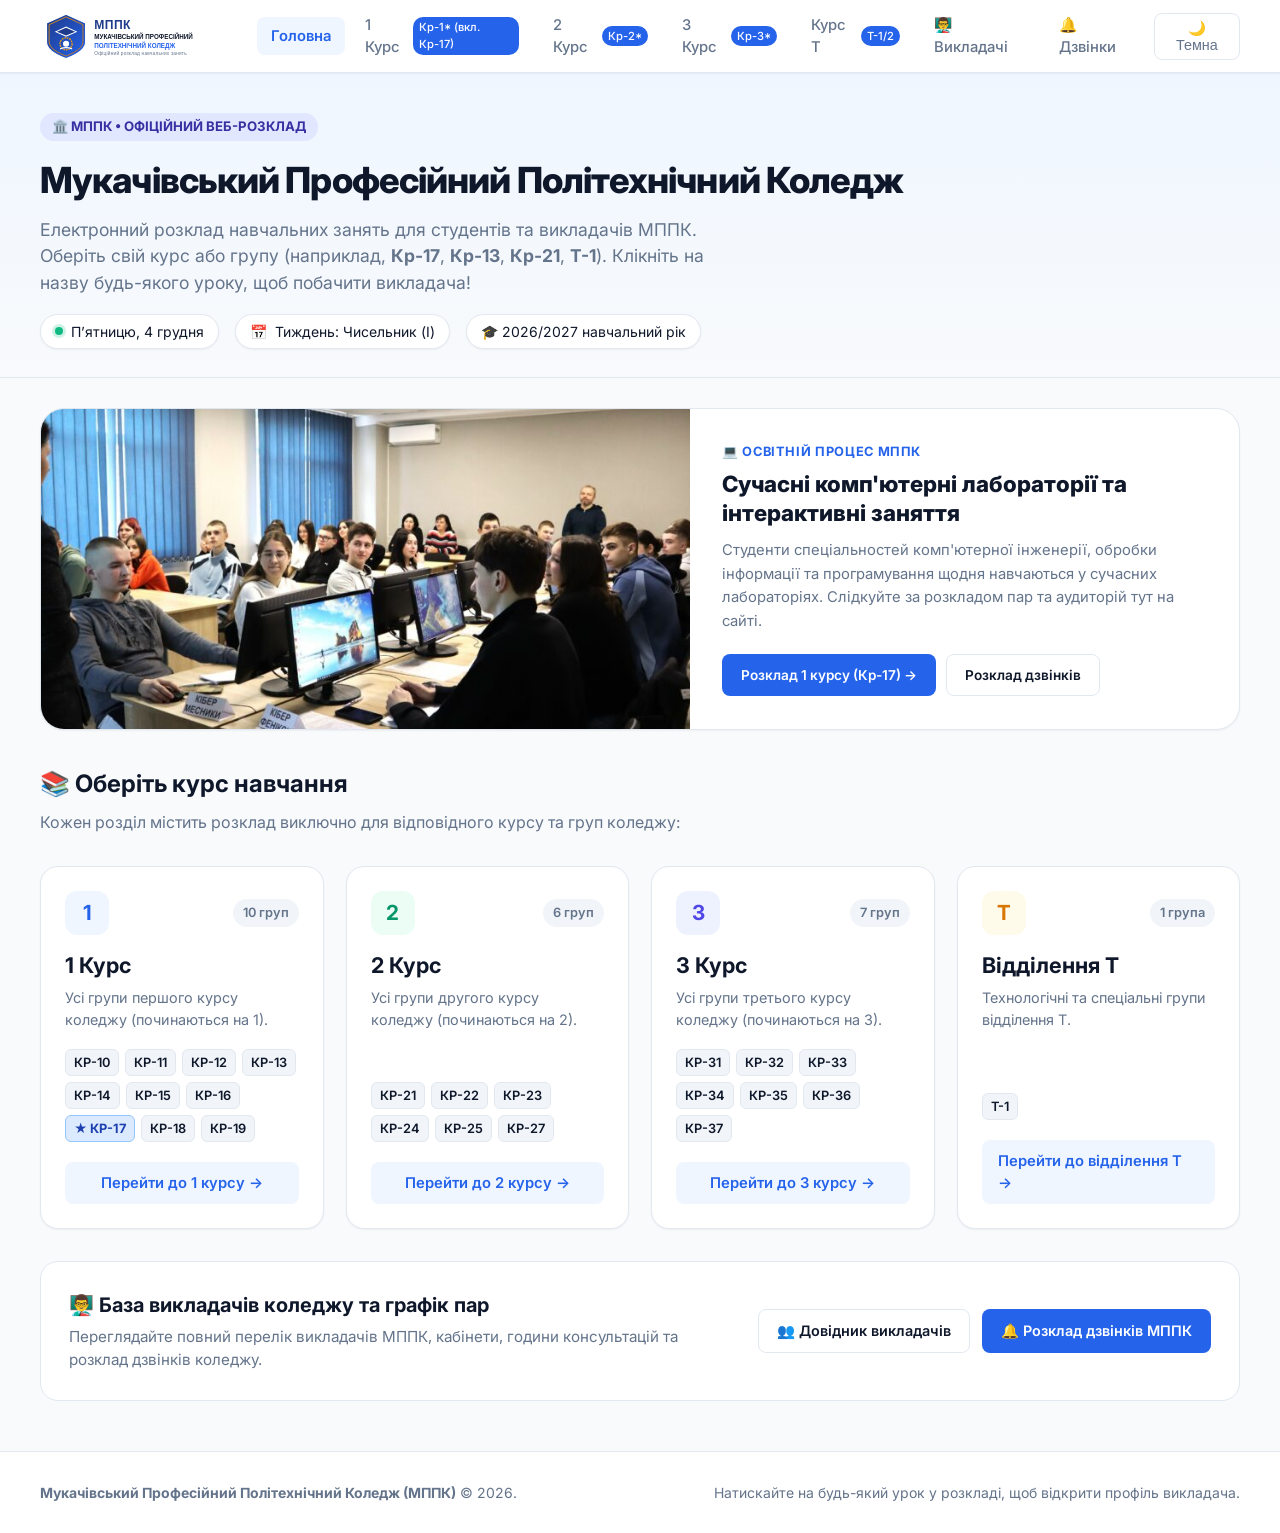
<file: index.html>
<!DOCTYPE html>
<html lang="uk">
<head>
  <meta charset="UTF-8">
  <meta name="viewport" content="width=device-width, initial-scale=1.0">
  <title>Розклад занять | Мукачівський Професійний Політехнічний Коледж</title>
  <link rel="stylesheet" href="style.css">
  <link rel="preconnect" href="https://fonts.googleapis.com">
  <link rel="preconnect" href="https://fonts.gstatic.com" crossorigin>
  <link href="https://fonts.googleapis.com/css2?family=Inter:wght@400;500;600;700;800;900&display=swap" rel="stylesheet">
</head>
<body data-page="home">

  <!-- Header -->
  <header class="site-header">
    <div class="container">
      <div class="header-inner">
        <a href="index.html" class="brand" style="text-decoration: none;">
          <img src="logo.svg" alt="МППК Логотип" style="height: 52px; width: auto; object-fit: contain;">
        </a>

        <nav>
          <ul class="nav-links">
            <li><a href="index.html" class="nav-link active">Головна</a></li>
            <li><a href="course1.html" class="nav-link">1 Курс <span class="badge">Кр-1* (вкл. Кр-17)</span></a></li>
            <li><a href="course2.html" class="nav-link">2 Курс <span class="badge">Кр-2*</span></a></li>
            <li><a href="course3.html" class="nav-link">3 Курс <span class="badge">Кр-3*</span></a></li>
            <li><a href="course-t.html" class="nav-link">Курс Т <span class="badge">Т-1/2</span></a></li>
            <li><a href="teachers.html" class="nav-link">👨‍🏫 Викладачі</a></li>
            <li><a href="bells.html" class="nav-link">🔔 Дзвінки</a></li>
          </ul>
        </nav>
      </div>
    </div>
  </header>

  <!-- Hero Section -->
  <section class="hero">
    <div class="container">
      <div style="display: inline-block; background: #e0e7ff; color: #3730a3; padding: 4px 12px; border-radius: 20px; font-size: 0.825rem; font-weight: 700; margin-bottom: 12px;">
        🏛️ МППК • ОФІЦІЙНИЙ ВЕБ-РОЗКЛАД
      </div>
      <h1 class="hero-title">Мукачівський Професійний Політехнічний Коледж</h1>
      <p class="hero-subtitle">
        Електронний розклад навчальних занять для студентів та викладачів МППК.
        Оберіть свій курс або групу (наприклад, <strong>Кр-17</strong>, <strong>Кр-13</strong>, <strong>Кр-21</strong>, <strong>Т-1</strong>). 
        Клікніть на назву будь-якого уроку, щоб побачити викладача!
      </p>

      <div class="hero-meta">
        <div class="meta-pill">
          <span class="pulse-dot"></span>
          <span id="current-date-badge">Сьогодні</span>
        </div>
        <div class="meta-pill">
          📅 <span id="current-week-badge">Тиждень: Чисельник</span>
        </div>
        <div class="meta-pill">
          🎓 2026/2027 навчальний рік
        </div>
      </div>
    </div>
  </section>

  <!-- Main Content -->
  <main class="container" style="flex-grow: 1;">

    <!-- College Lab Showcase Banner -->
    <div style="background: var(--bg-card); border: 1px solid var(--border-color); border-radius: var(--radius-xl); overflow: hidden; margin-top: 30px; box-shadow: var(--shadow-sm); display: flex; flex-wrap: wrap;">
      <div style="flex: 1 1 450px; min-width: 300px; max-height: 320px; overflow: hidden;">
        <img src="college-lab.jpg" alt="Комп'ютерна лабораторія МППК" style="width: 100%; height: 100%; object-fit: cover;">
      </div>
      <div style="flex: 1 1 350px; padding: 32px; display: flex; flex-direction: column; justify-content: center;">
        <span style="font-size: 0.8rem; font-weight: 700; color: var(--primary); text-transform: uppercase; letter-spacing: 0.05em; margin-bottom: 8px;">
          💻 Освітній процес МППК
        </span>
        <h3 style="font-size: 1.4rem; font-weight: 800; color: var(--text-main); margin-bottom: 12px; line-height: 1.3;">
          Сучасні комп'ютерні лабораторії та інтерактивні заняття
        </h3>
        <p style="color: var(--text-muted); font-size: 0.925rem; line-height: 1.6; margin-bottom: 20px;">
          Студенти спеціальностей комп'ютерної інженерії, обробки інформації та програмування щодня навчаються у сучасних лабораторіях. Слідкуйте за розкладом пар та аудиторій тут на сайті.
        </p>
        <div style="display: flex; gap: 10px; flex-wrap: wrap;">
          <a href="course1.html" class="btn btn-primary" style="font-size: 0.85rem;">Розклад 1 курсу (Кр-17) →</a>
          <a href="bells.html" class="btn btn-outline" style="font-size: 0.85rem;">Розклад дзвінків</a>
        </div>
      </div>
    </div>

    <!-- Course Cards Grid -->
    <h2 style="font-size: 1.5rem; font-weight: 700; margin-top: 36px; margin-bottom: 8px;">
      📚 Оберіть курс навчання
    </h2>
    <p style="color: var(--text-muted); margin-bottom: 24px;">
      Кожен розділ містить розклад виключно для відповідного курсу та груп коледжу:
    </p>

    <div class="courses-grid">
      <!-- 1 Курс -->
      <div class="course-card">
        <div class="course-card-header">
          <div class="course-badge">1</div>
          <span class="course-groups-count">10 груп</span>
        </div>
        <h3 class="course-card-title">1 Курс</h3>
        <p class="course-card-desc">
          Усі групи першого курсу коледжу (починаються на 1).
        </p>
        <div class="course-card-groups">
          <span class="group-tag">КР-10</span>
          <span class="group-tag">КР-11</span>
          <span class="group-tag">КР-12</span>
          <span class="group-tag">КР-13</span>
          <span class="group-tag">КР-14</span>
          <span class="group-tag">КР-15</span>
          <span class="group-tag">КР-16</span>
          <span class="group-tag" style="background: #dbeafe; color: #1e40af; border-color: #93c5fd; font-weight: 700;">★ КР-17</span>
          <span class="group-tag">КР-18</span>
          <span class="group-tag">КР-19</span>
        </div>
        <a href="course1.html" class="btn-card">
          Перейти до 1 курсу →
        </a>
      </div>

      <!-- 2 Курс -->
      <div class="course-card">
        <div class="course-card-header">
          <div class="course-badge" style="background: #ecfdf5; color: #059669;">2</div>
          <span class="course-groups-count">6 груп</span>
        </div>
        <h3 class="course-card-title">2 Курс</h3>
        <p class="course-card-desc">
          Усі групи другого курсу коледжу (починаються на 2).
        </p>
        <div class="course-card-groups">
          <span class="group-tag">КР-21</span>
          <span class="group-tag">КР-22</span>
          <span class="group-tag">КР-23</span>
          <span class="group-tag">КР-24</span>
          <span class="group-tag">КР-25</span>
          <span class="group-tag">КР-27</span>
        </div>
        <a href="course2.html" class="btn-card">
          Перейти до 2 курсу →
        </a>
      </div>

      <!-- 3 Курс -->
      <div class="course-card">
        <div class="course-card-header">
          <div class="course-badge" style="background: #eef2ff; color: #4f46e5;">3</div>
          <span class="course-groups-count">7 груп</span>
        </div>
        <h3 class="course-card-title">3 Курс</h3>
        <p class="course-card-desc">
          Усі групи третього курсу коледжу (починаються на 3).
        </p>
        <div class="course-card-groups">
          <span class="group-tag">КР-31</span>
          <span class="group-tag">КР-32</span>
          <span class="group-tag">КР-33</span>
          <span class="group-tag">КР-34</span>
          <span class="group-tag">КР-35</span>
          <span class="group-tag">КР-36</span>
          <span class="group-tag">КР-37</span>
        </div>
        <a href="course3.html" class="btn-card">
          Перейти до 3 курсу →
        </a>
      </div>

      <!-- Відділення Т (Т-1) -->
      <div class="course-card">
        <div class="course-card-header">
          <div class="course-badge" style="background: #fffbeb; color: #d97706;">Т</div>
          <span class="course-groups-count">1 група</span>
        </div>
        <h3 class="course-card-title">Відділення Т</h3>
        <p class="course-card-desc">
          Технологічні та спеціальні групи відділення Т.
        </p>
        <div class="course-card-groups">
          <span class="group-tag">Т-1</span>
        </div>
        <a href="course-t.html" class="btn-card">
          Перейти до відділення Т →
        </a>
      </div>
    </div>

    <!-- Quick Shortcuts Banner -->
    <div style="background: white; border: 1px solid var(--border-color); border-radius: var(--radius-lg); padding: 28px; margin: 30px 0 50px; display: flex; align-items: center; justify-content: space-between; flex-wrap: wrap; gap: 20px;">
      <div>
        <h3 style="font-size: 1.25rem; font-weight: 700; color: #0f172a; margin-bottom: 6px;">
          👨‍🏫 База викладачів коледжу та графік пар
        </h3>
        <p style="color: var(--text-muted); font-size: 0.95rem; max-width: 650px;">
          Переглядайте повний перелік викладачів МППК, кабінети, години консультацій та розклад дзвінків коледжу.
        </p>
      </div>
      <div style="display: flex; gap: 12px; flex-wrap: wrap;">
        <a href="teachers.html" class="btn btn-outline">
          👥 Довідник викладачів
        </a>
        <a href="bells.html" class="btn btn-primary">
          🔔 Розклад дзвінків МППК
        </a>
      </div>
    </div>

  </main>

  <!-- Footer -->
  <footer class="site-footer">
    <div class="container">
      <div class="footer-inner">
        <div>
          <strong>Мукачівський Професійний Політехнічний Коледж (МППК)</strong> © 2026.
        </div>
        <div>
          Натискайте на будь-який урок у розкладі, щоб відкрити профіль викладача.
        </div>
      </div>
    </div>
  </footer>

  <script src="data.js"></script>
  <script src="script.js"></script>
</body>
</html>
</file>
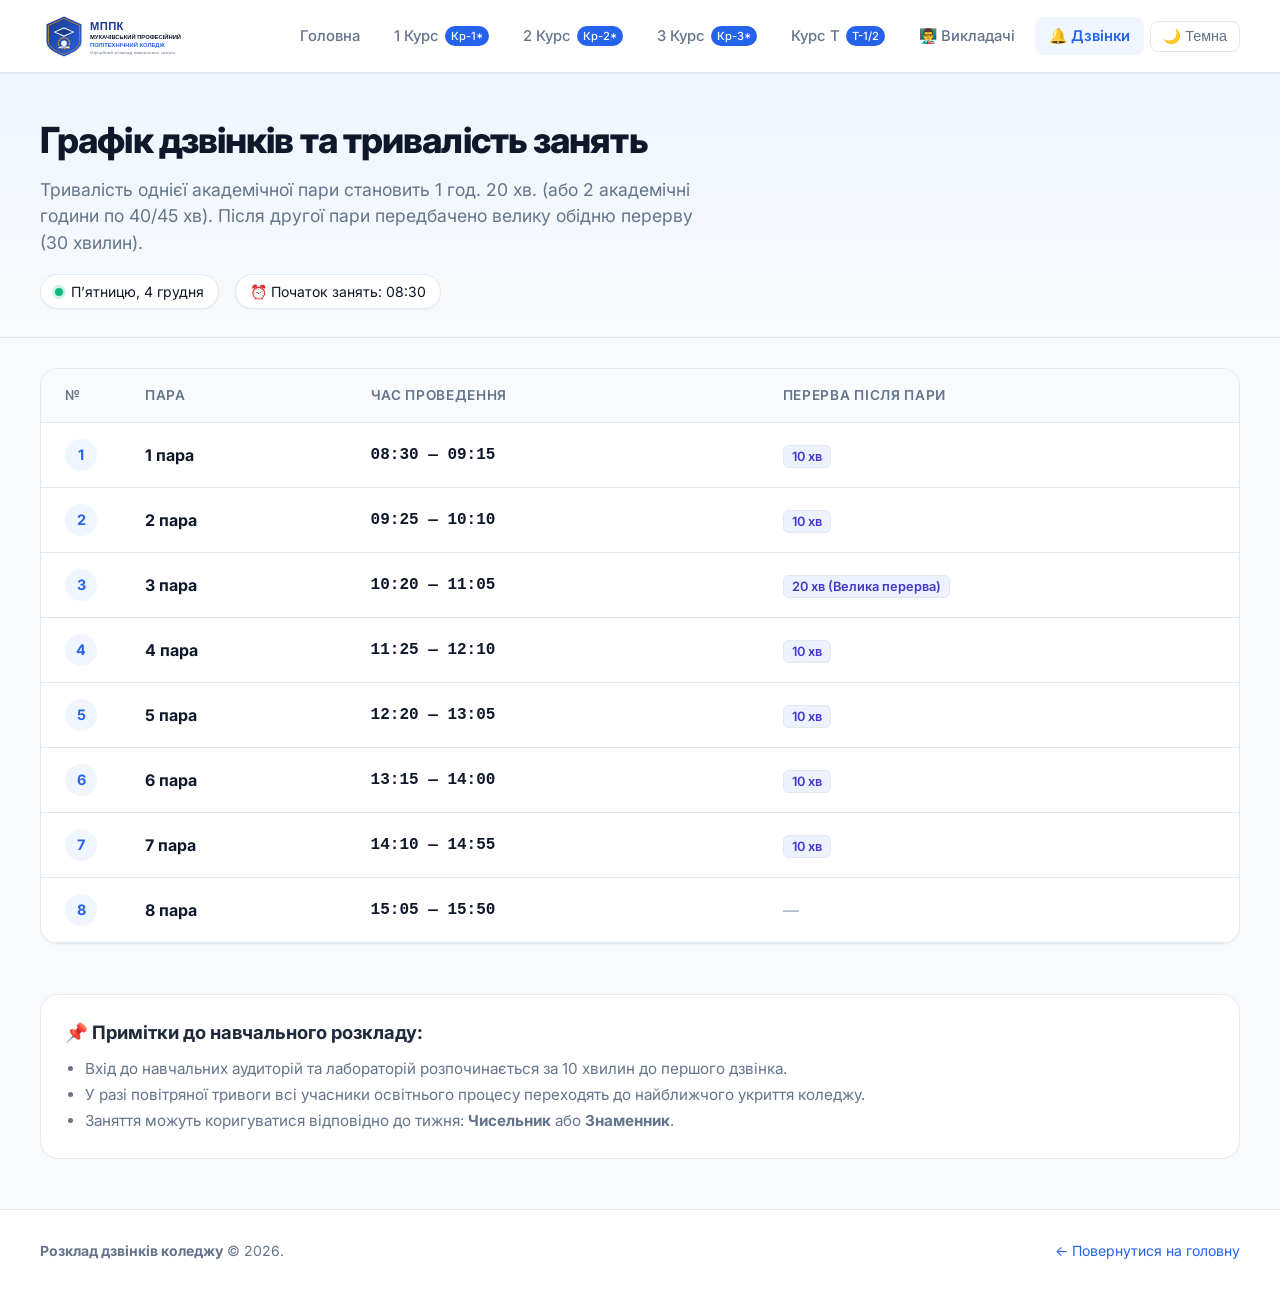
<file: bells.html>
<!DOCTYPE html>
<html lang="uk">
<head>
  <meta charset="UTF-8">
  <meta name="viewport" content="width=device-width, initial-scale=1.0">
  <title>Розклад дзвінків | Коледж</title>
  <link rel="stylesheet" href="style.css">
  <link rel="preconnect" href="https://fonts.googleapis.com">
  <link rel="preconnect" href="https://fonts.gstatic.com" crossorigin>
  <link href="https://fonts.googleapis.com/css2?family=Inter:wght@400;500;600;700;800&display=swap" rel="stylesheet">
</head>
<body data-page="bells">

  <!-- Header -->
  <header class="site-header">
    <div class="container">
      <div class="header-inner">
        <a href="index.html" class="brand" style="text-decoration: none;">
          <img src="logo.svg" alt="МППК Логотип" style="height: 48px; width: auto; object-fit: contain;">
        </a>

        <nav>
          <ul class="nav-links">
            <li><a href="index.html" class="nav-link">Головна</a></li>
            <li><a href="course1.html" class="nav-link">1 Курс <span class="badge">Кр-1*</span></a></li>
            <li><a href="course2.html" class="nav-link">2 Курс <span class="badge">Кр-2*</span></a></li>
            <li><a href="course3.html" class="nav-link">3 Курс <span class="badge">Кр-3*</span></a></li>
            <li><a href="course-t.html" class="nav-link">Курс Т <span class="badge">Т-1/2</span></a></li>
            <li><a href="teachers.html" class="nav-link">👨‍🏫 Викладачі</a></li>
            <li><a href="bells.html" class="nav-link active">🔔 Дзвінки</a></li>
          </ul>
        </nav>
      </div>
    </div>
  </header>

  <!-- Hero Section -->
  <section class="hero">
    <div class="container">
      <h1 class="hero-title">Графік дзвінків та тривалість занять</h1>
      <p class="hero-subtitle">
        Тривалість однієї академічної пари становить 1 год. 20 хв. (або 2 академічні години по 40/45 хв).
        Після другої пари передбачено велику обідню перерву (30 хвилин).
      </p>

      <div class="hero-meta">
        <div class="meta-pill">
          <span class="pulse-dot"></span>
          <span id="current-date-badge">Поточний день</span>
        </div>
        <div class="meta-pill">
          ⏰ Початок занять: 08:30
        </div>
      </div>
    </div>
  </section>

  <!-- Main Content -->
  <main class="container" style="flex-grow: 1;">

    <div class="bells-table-wrapper">
      <table class="bells-table">
        <thead>
          <tr>
            <th style="width: 80px;">№</th>
            <th>Пара</th>
            <th>Час проведення</th>
            <th>Перерва після пари</th>
          </tr>
        </thead>
        <tbody id="bells-table-body">
          <!-- Populated dynamically via script.js -->
        </tbody>
      </table>
    </div>

    <!-- Additional info card -->
    <div style="background: white; border: 1px solid var(--border-color); border-radius: var(--radius-lg); padding: 24px; margin-bottom: 50px;">
      <h3 style="font-size: 1.15rem; font-weight: 700; color: #1e293b; margin-bottom: 10px;">
        📌 Примітки до навчального розкладу:
      </h3>
      <ul style="color: var(--text-muted); font-size: 0.95rem; line-height: 1.7; padding-left: 20px;">
        <li>Вхід до навчальних аудиторій та лабораторій розпочинається за 10 хвилин до першого дзвінка.</li>
        <li>У разі повітряної тривоги всі учасники освітнього процесу переходять до найближчого укриття коледжу.</li>
        <li>Заняття можуть коригуватися відповідно до тижня: <strong>Чисельник</strong> або <strong>Знаменник</strong>.</li>
      </ul>
    </div>

  </main>

  <!-- Footer -->
  <footer class="site-footer">
    <div class="container">
      <div class="footer-inner">
        <div>
          <strong>Розклад дзвінків коледжу</strong> © 2026.
        </div>
        <div>
          <a href="index.html">← Повернутися на головну</a>
        </div>
      </div>
    </div>
  </footer>

  <script src="data.js"></script>
  <script src="script.js"></script>
</body>
</html>
</file>
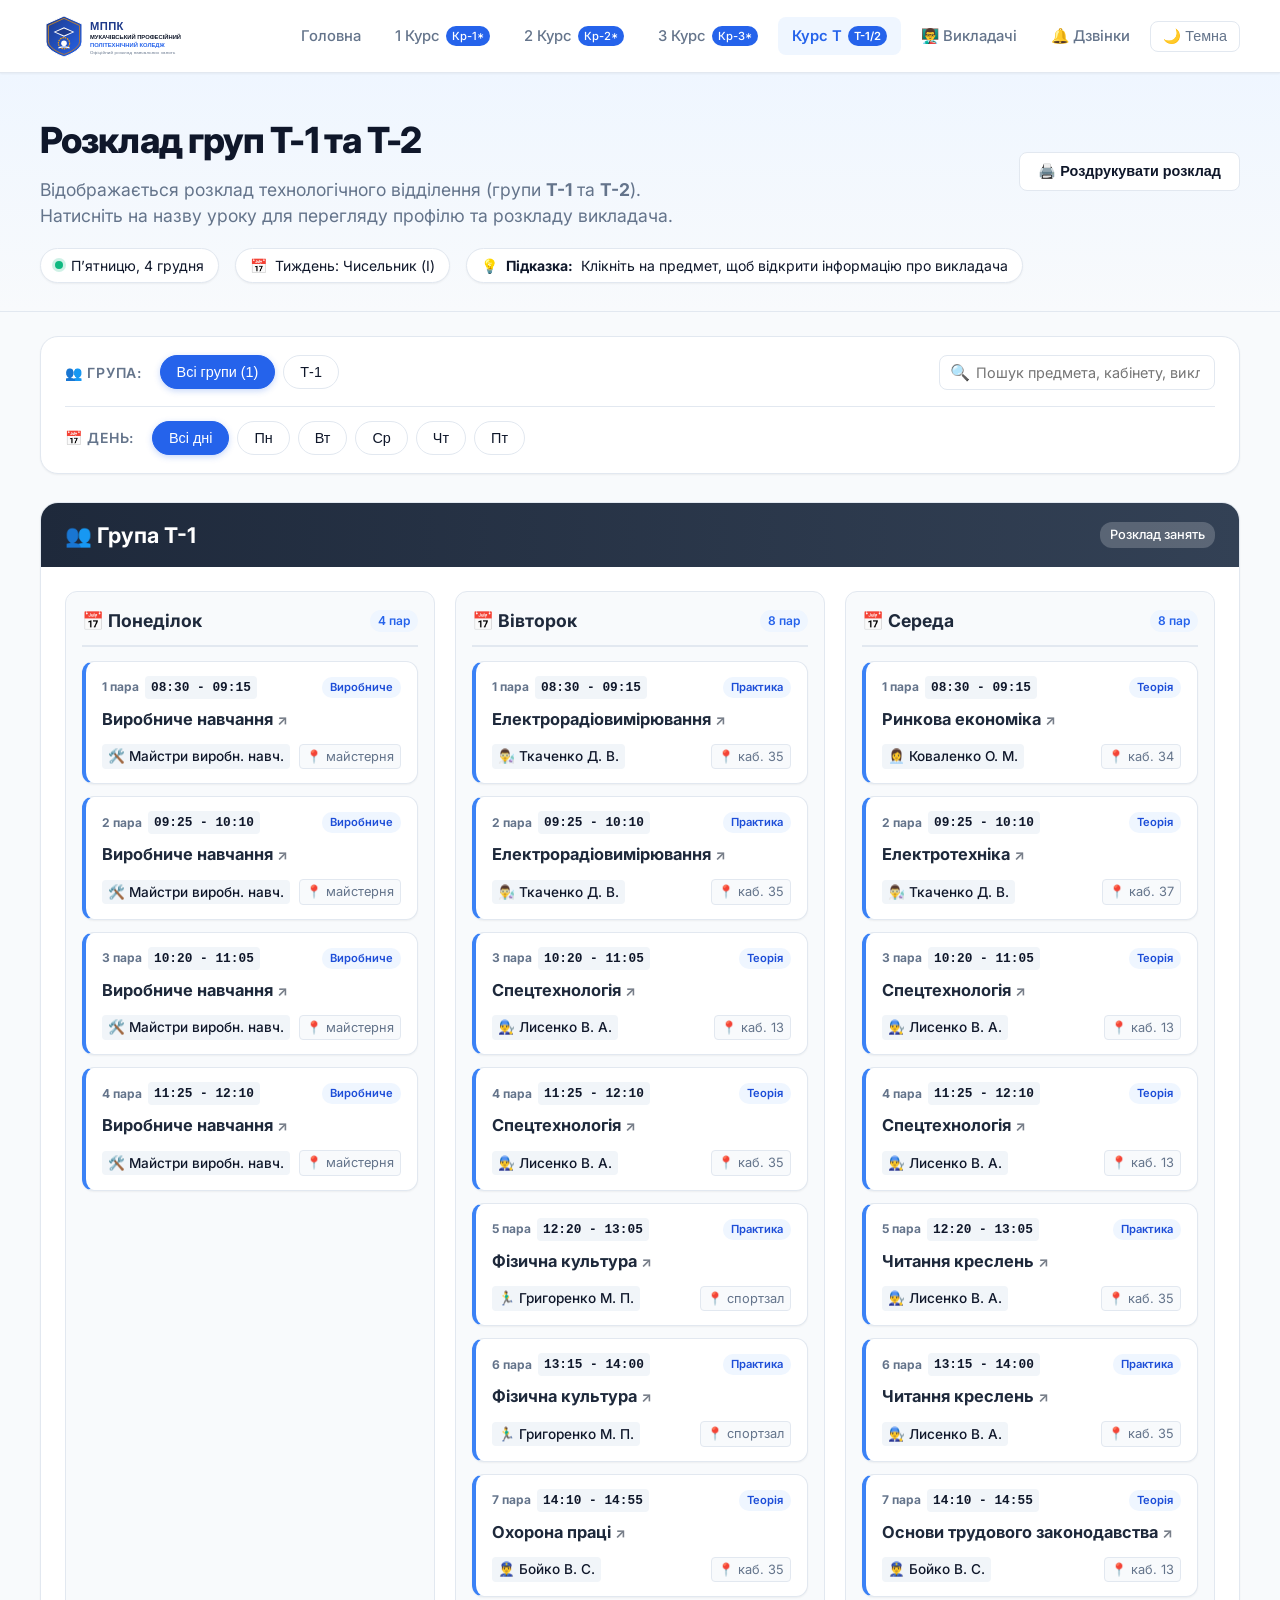
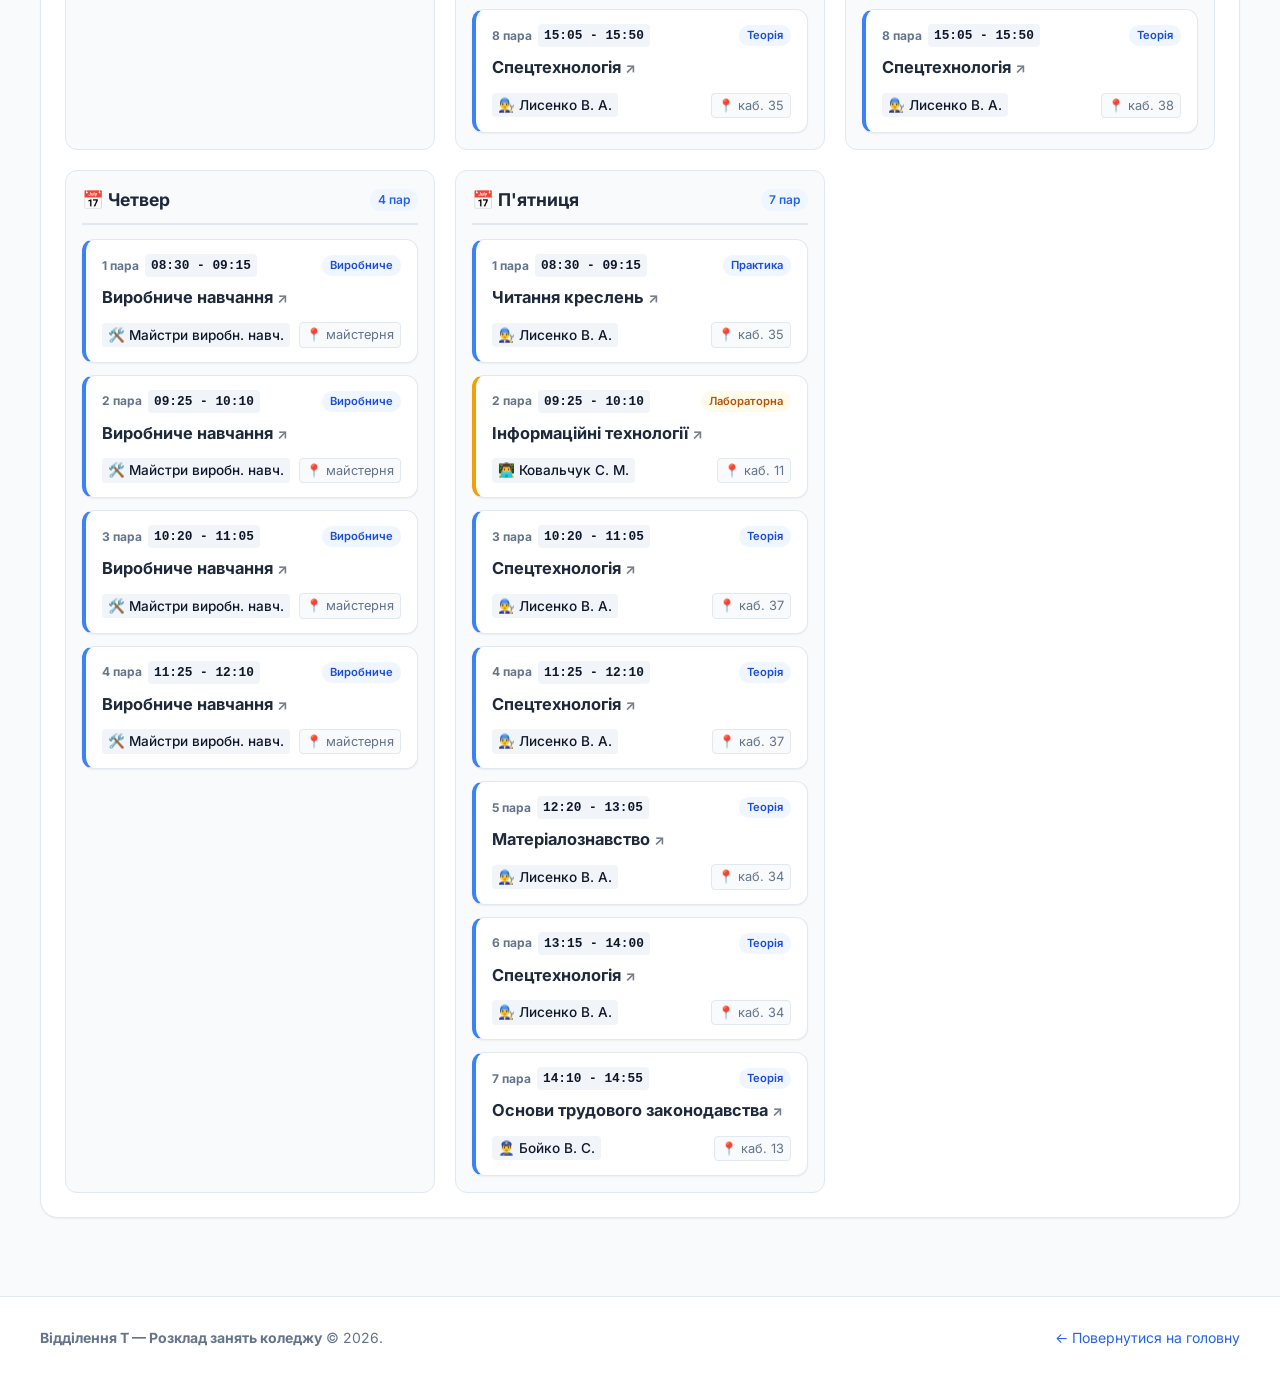
<file: course-t.html>
<!DOCTYPE html>
<html lang="uk">
<head>
  <meta charset="UTF-8">
  <meta name="viewport" content="width=device-width, initial-scale=1.0">
  <title>Розклад відділення Т (Т-1, Т-2) | Коледж</title>
  <link rel="stylesheet" href="style.css">
  <link rel="preconnect" href="https://fonts.googleapis.com">
  <link rel="preconnect" href="https://fonts.gstatic.com" crossorigin>
  <link href="https://fonts.googleapis.com/css2?family=Inter:wght@400;500;600;700;800&display=swap" rel="stylesheet">
</head>
<body data-page="course" data-course-id="t">

  <!-- Header -->
  <header class="site-header">
    <div class="container">
      <div class="header-inner">
        <a href="index.html" class="brand" style="text-decoration: none;">
          <img src="logo.svg" alt="МППК Логотип" style="height: 48px; width: auto; object-fit: contain;">
        </a>

        <nav>
          <ul class="nav-links">
            <li><a href="index.html" class="nav-link">Головна</a></li>
            <li><a href="course1.html" class="nav-link">1 Курс <span class="badge">Кр-1*</span></a></li>
            <li><a href="course2.html" class="nav-link">2 Курс <span class="badge">Кр-2*</span></a></li>
            <li><a href="course3.html" class="nav-link">3 Курс <span class="badge">Кр-3*</span></a></li>
            <li><a href="course-t.html" class="nav-link active">Курс Т <span class="badge">Т-1/2</span></a></li>
            <li><a href="teachers.html" class="nav-link">👨‍🏫 Викладачі</a></li>
            <li><a href="bells.html" class="nav-link">🔔 Дзвінки</a></li>
          </ul>
        </nav>
      </div>
    </div>
  </header>

  <!-- Hero Section -->
  <section class="hero">
    <div class="container">
      <div style="display: flex; justify-content: space-between; align-items: center; flex-wrap: wrap; gap: 16px;">
        <div>
          <h1 class="hero-title">Розклад груп Т-1 та Т-2</h1>
          <p class="hero-subtitle">
            Відображається розклад технологічного відділення (групи <strong>Т-1</strong> та <strong>Т-2</strong>).
            Натисніть на назву уроку для перегляду профілю та розкладу викладача.
          </p>
        </div>
        <div>
          <button class="btn btn-outline" onclick="window.print()">🖨️ Роздрукувати розклад</button>
        </div>
      </div>

      <div class="hero-meta">
        <div class="meta-pill">
          <span class="pulse-dot"></span>
          <span id="current-date-badge">Поточний день</span>
        </div>
        <div class="meta-pill">
          📅 <span id="current-week-badge">Чисельник / Знаменник</span>
        </div>
        <div class="meta-pill">
          💡 <strong>Підказка:</strong> Клікніть на предмет, щоб відкрити інформацію про викладача
        </div>
      </div>
    </div>
  </section>

  <!-- Main Content -->
  <main class="container" style="flex-grow: 1;">

    <!-- Controls Bar -->
    <div class="controls-bar">
      <!-- Filter by Group -->
      <div class="controls-row">
        <div style="display: flex; align-items: center; flex-wrap: wrap; gap: 10px;">
          <span class="controls-label">👥 Група:</span>
          <div class="pill-group" id="group-filters">
            <!-- Dynamically populated: All, Т-1, Т-2 -->
          </div>
        </div>

        <!-- Search -->
        <div class="search-input-wrapper">
          <span class="search-icon">🔍</span>
          <input type="text" id="schedule-search" placeholder="Пошук предмета, кабінету, викладача...">
        </div>
      </div>

      <!-- Filter by Day -->
      <div class="controls-row" style="border-top: 1px solid var(--border-color); padding-top: 14px;">
        <div style="display: flex; align-items: center; flex-wrap: wrap; gap: 10px;">
          <span class="controls-label">📅 День:</span>
          <div class="pill-group" id="day-filters">
            <!-- Dynamically populated: All, Пн, Вт, Ср, Чт, Пт -->
          </div>
        </div>
      </div>
    </div>

    <!-- Schedule Display Container -->
    <div id="schedule-display" class="schedule-container">
      <!-- Dynamically generated schedule cards will appear here -->
    </div>

  </main>

  <!-- Footer -->
  <footer class="site-footer">
    <div class="container">
      <div class="footer-inner">
        <div>
          <strong>Відділення Т — Розклад занять коледжу</strong> © 2026.
        </div>
        <div>
          <a href="index.html">← Повернутися на головну</a>
        </div>
      </div>
    </div>
  </footer>

  <script src="data.js"></script>
  <script src="script.js"></script>
</body>
</html>
</file>
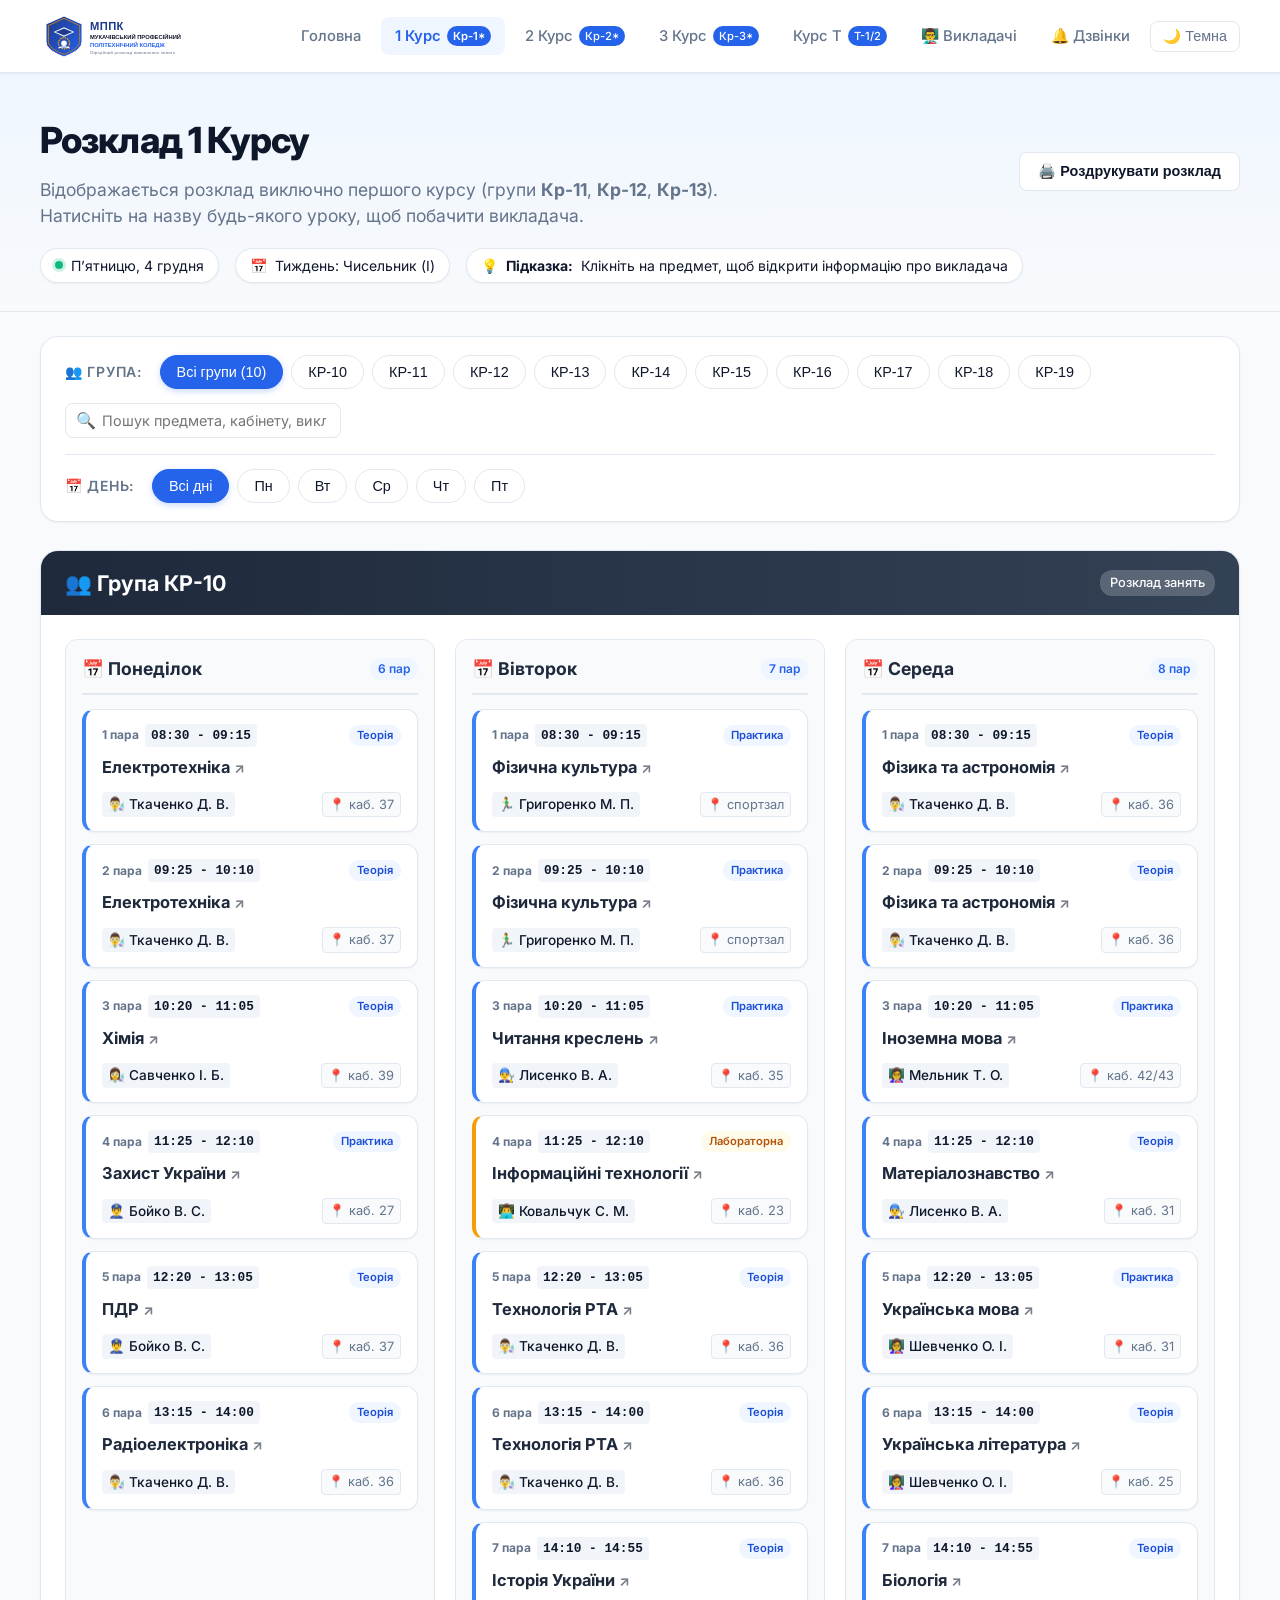
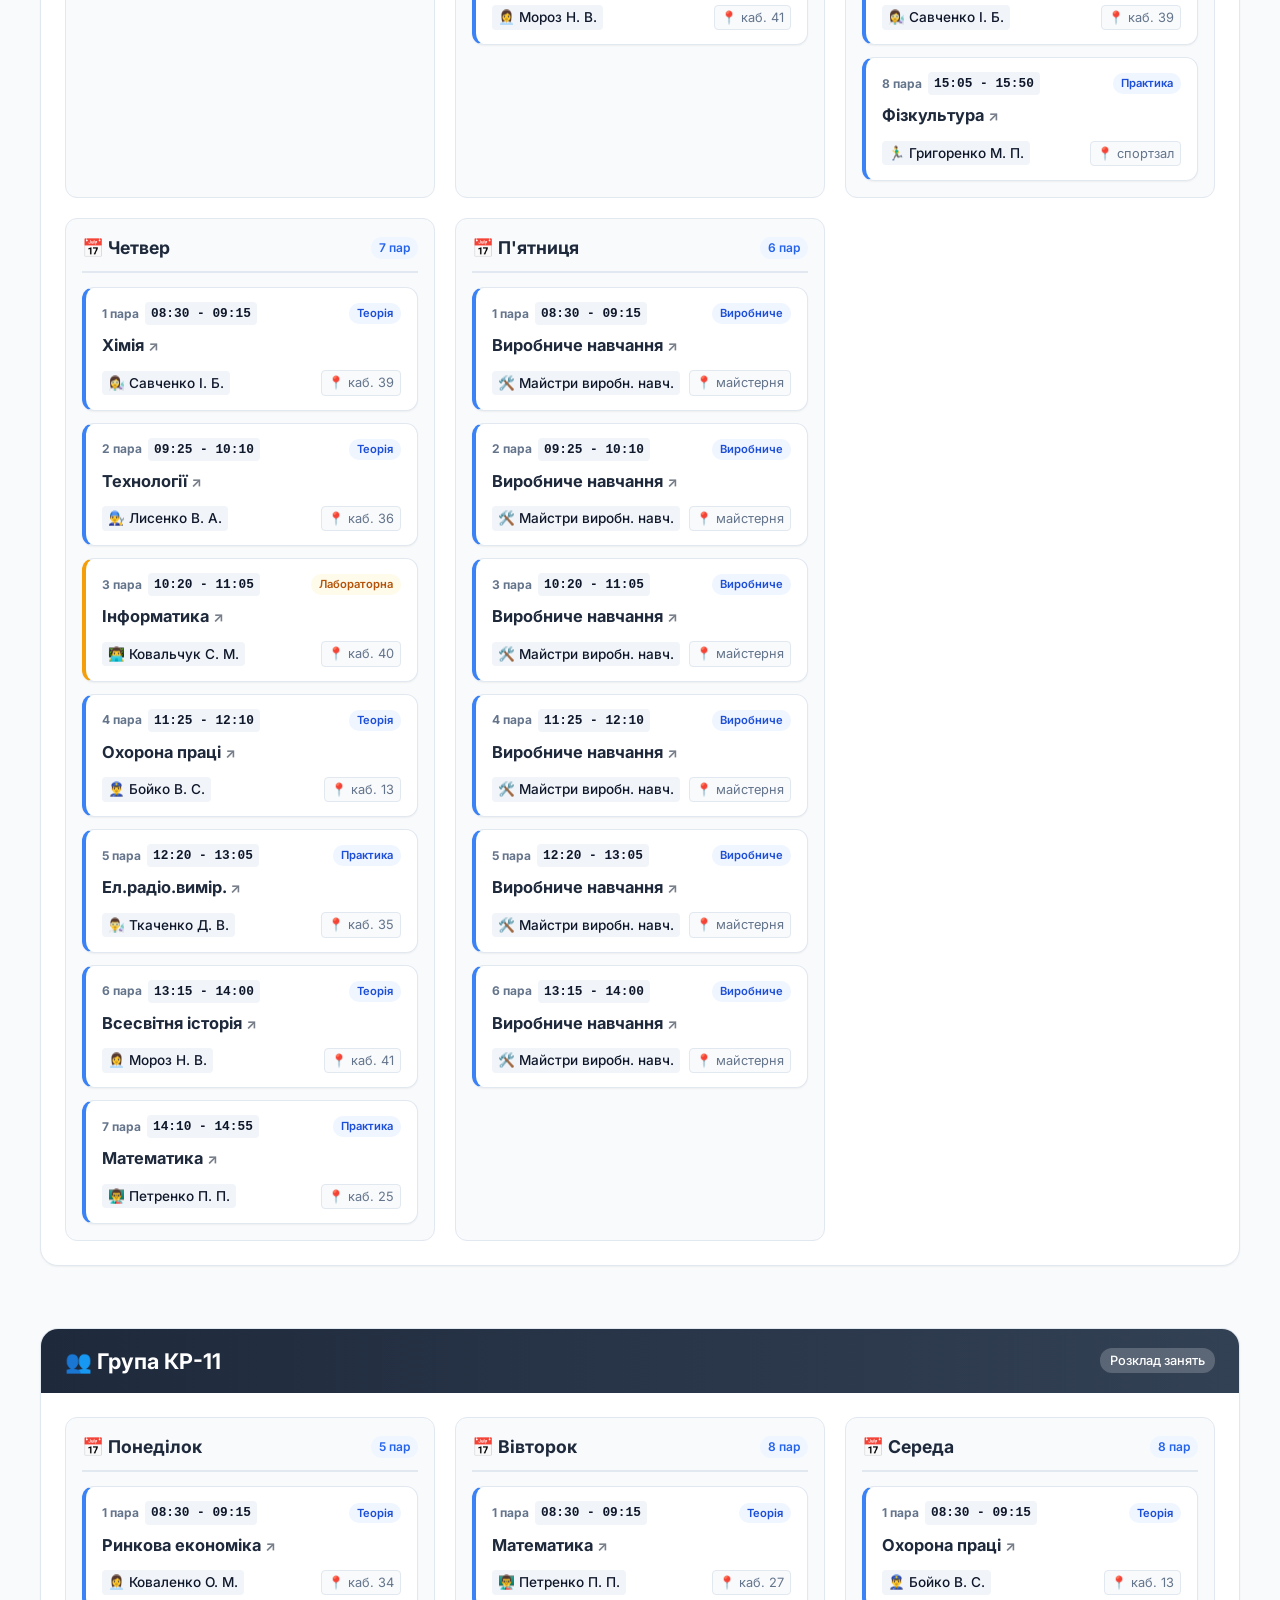
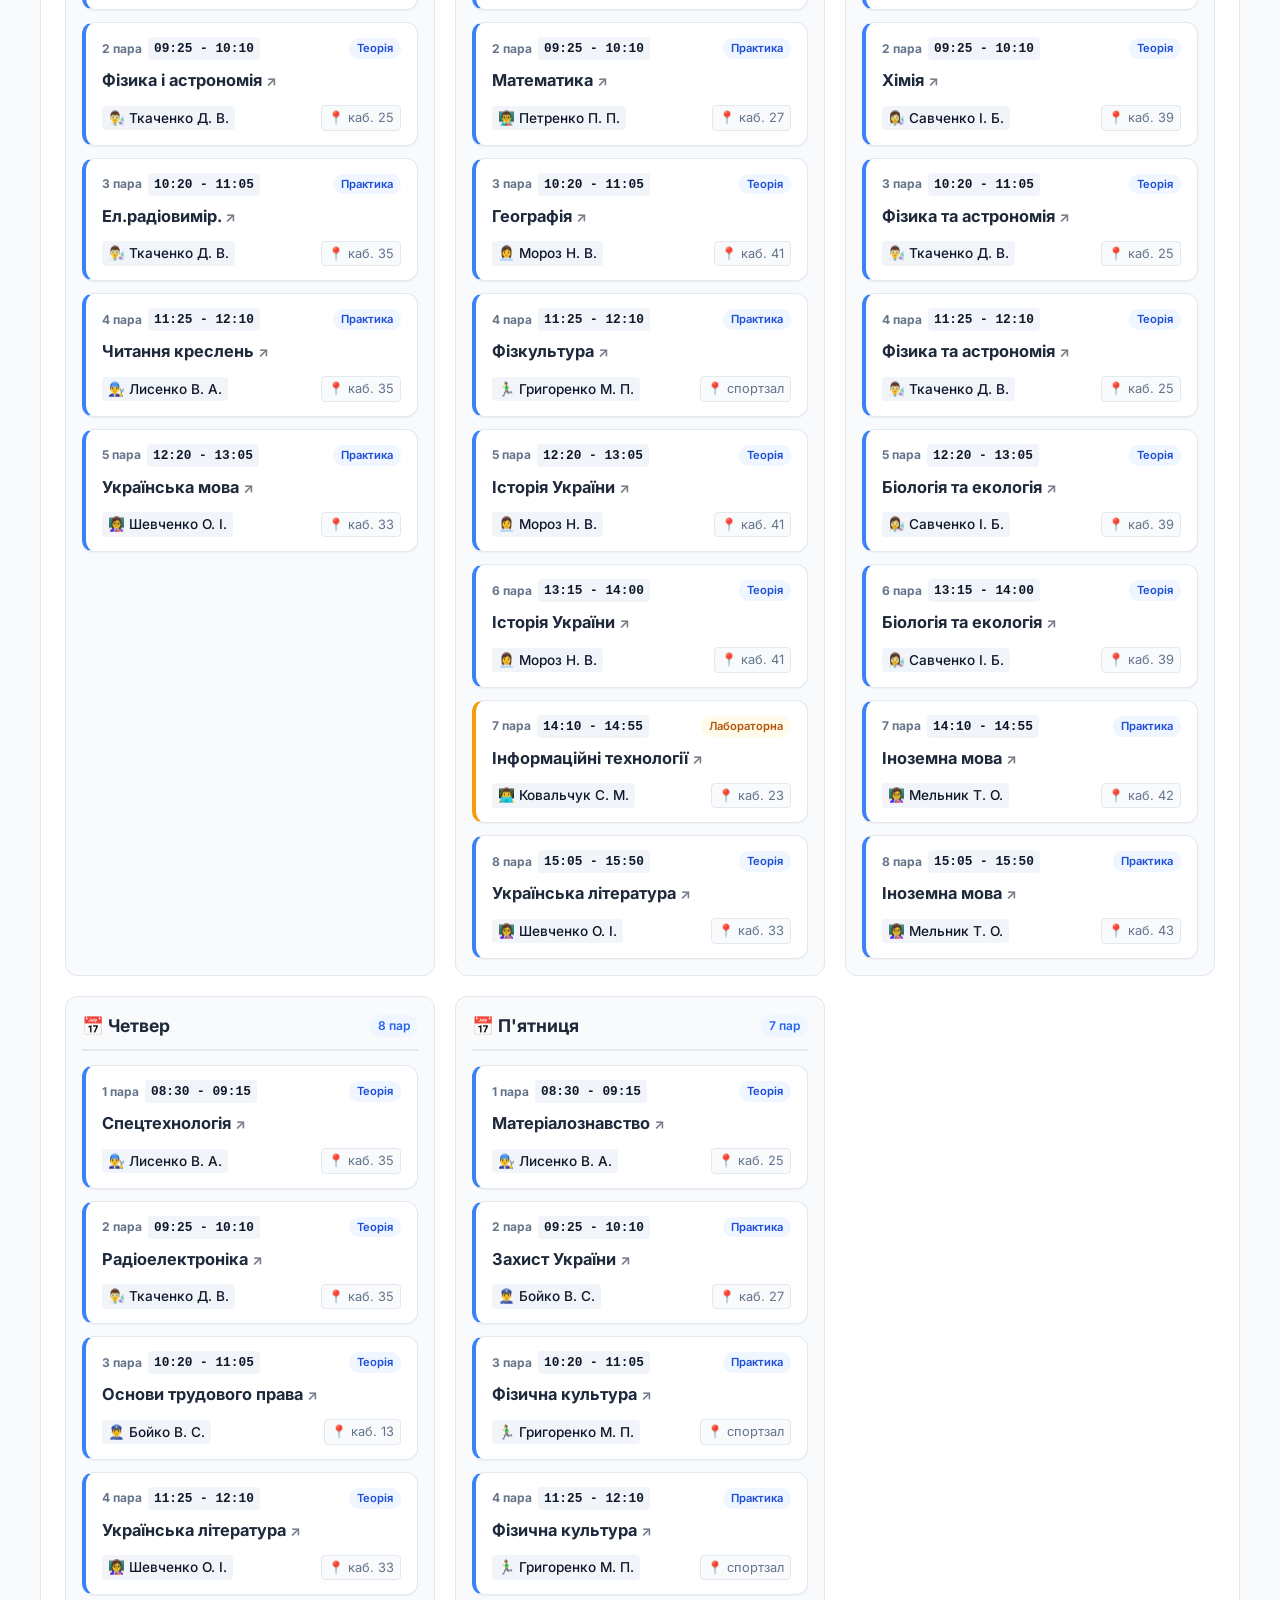
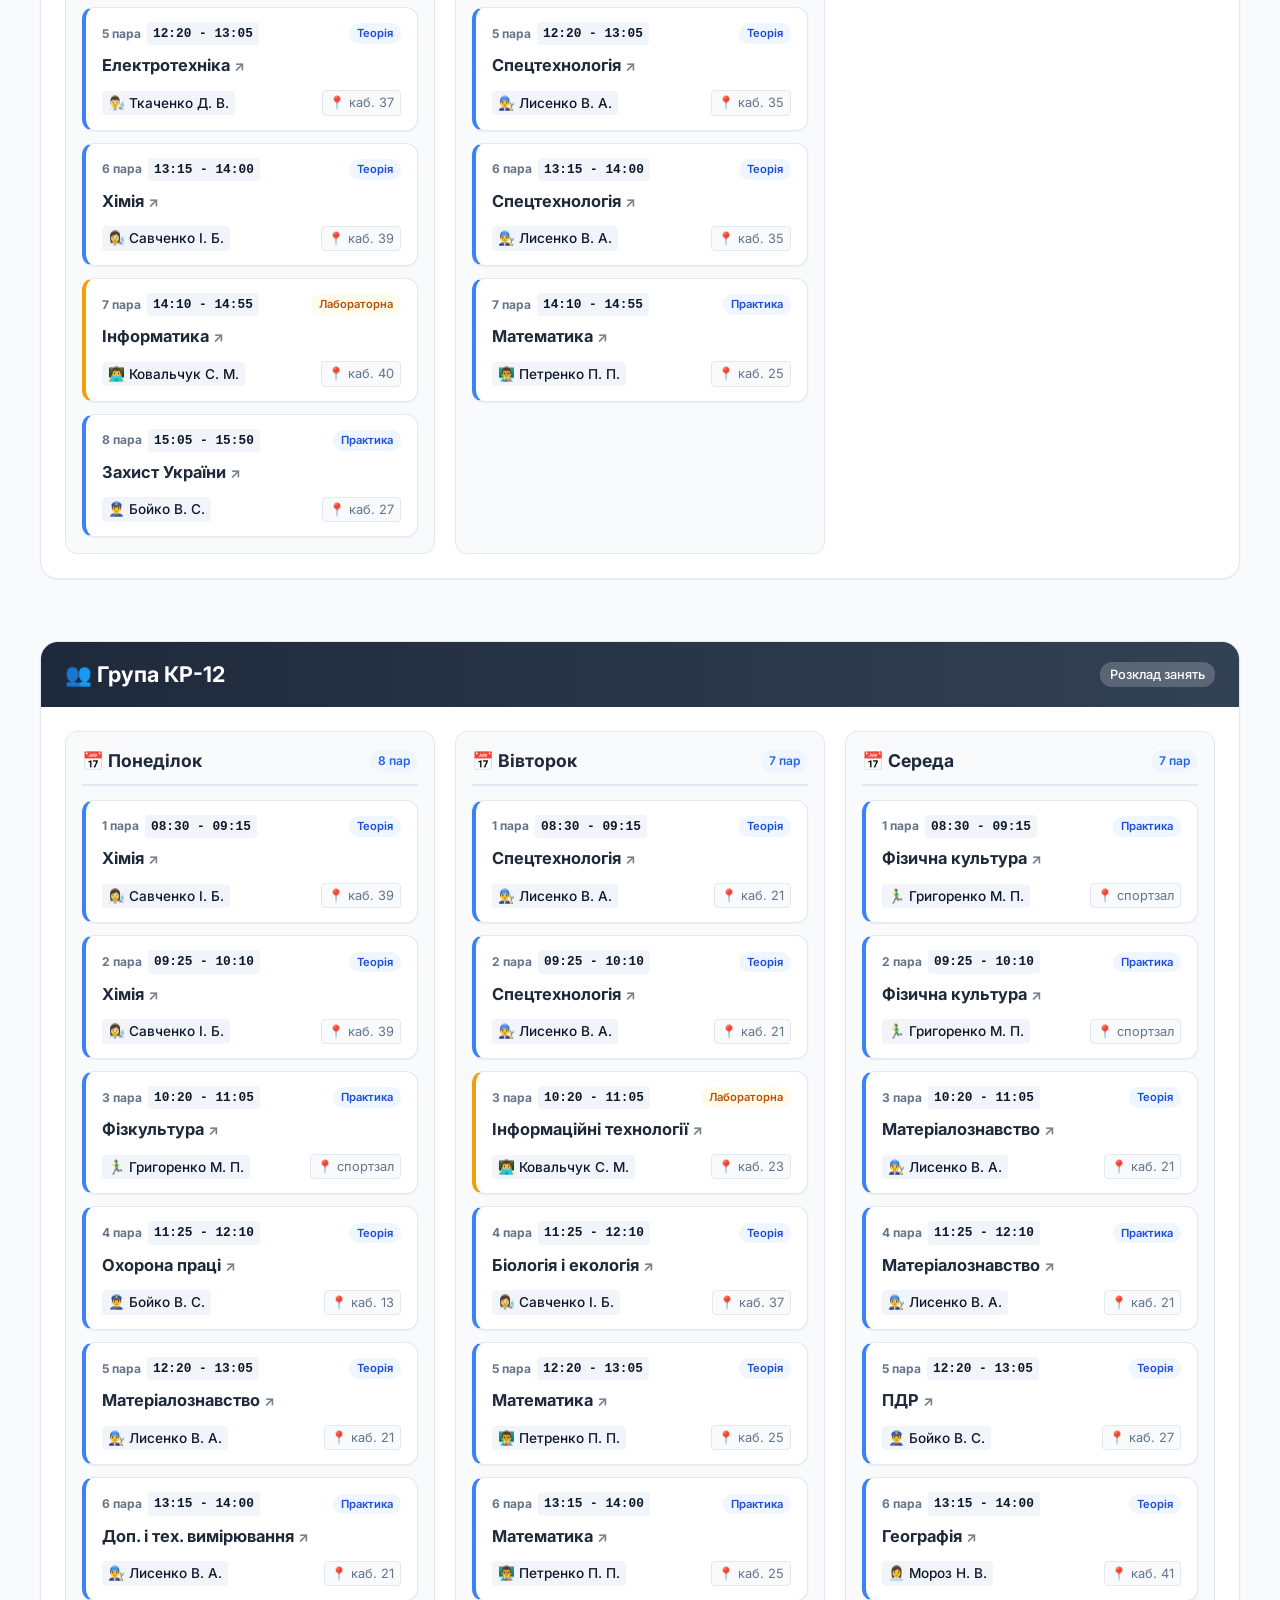
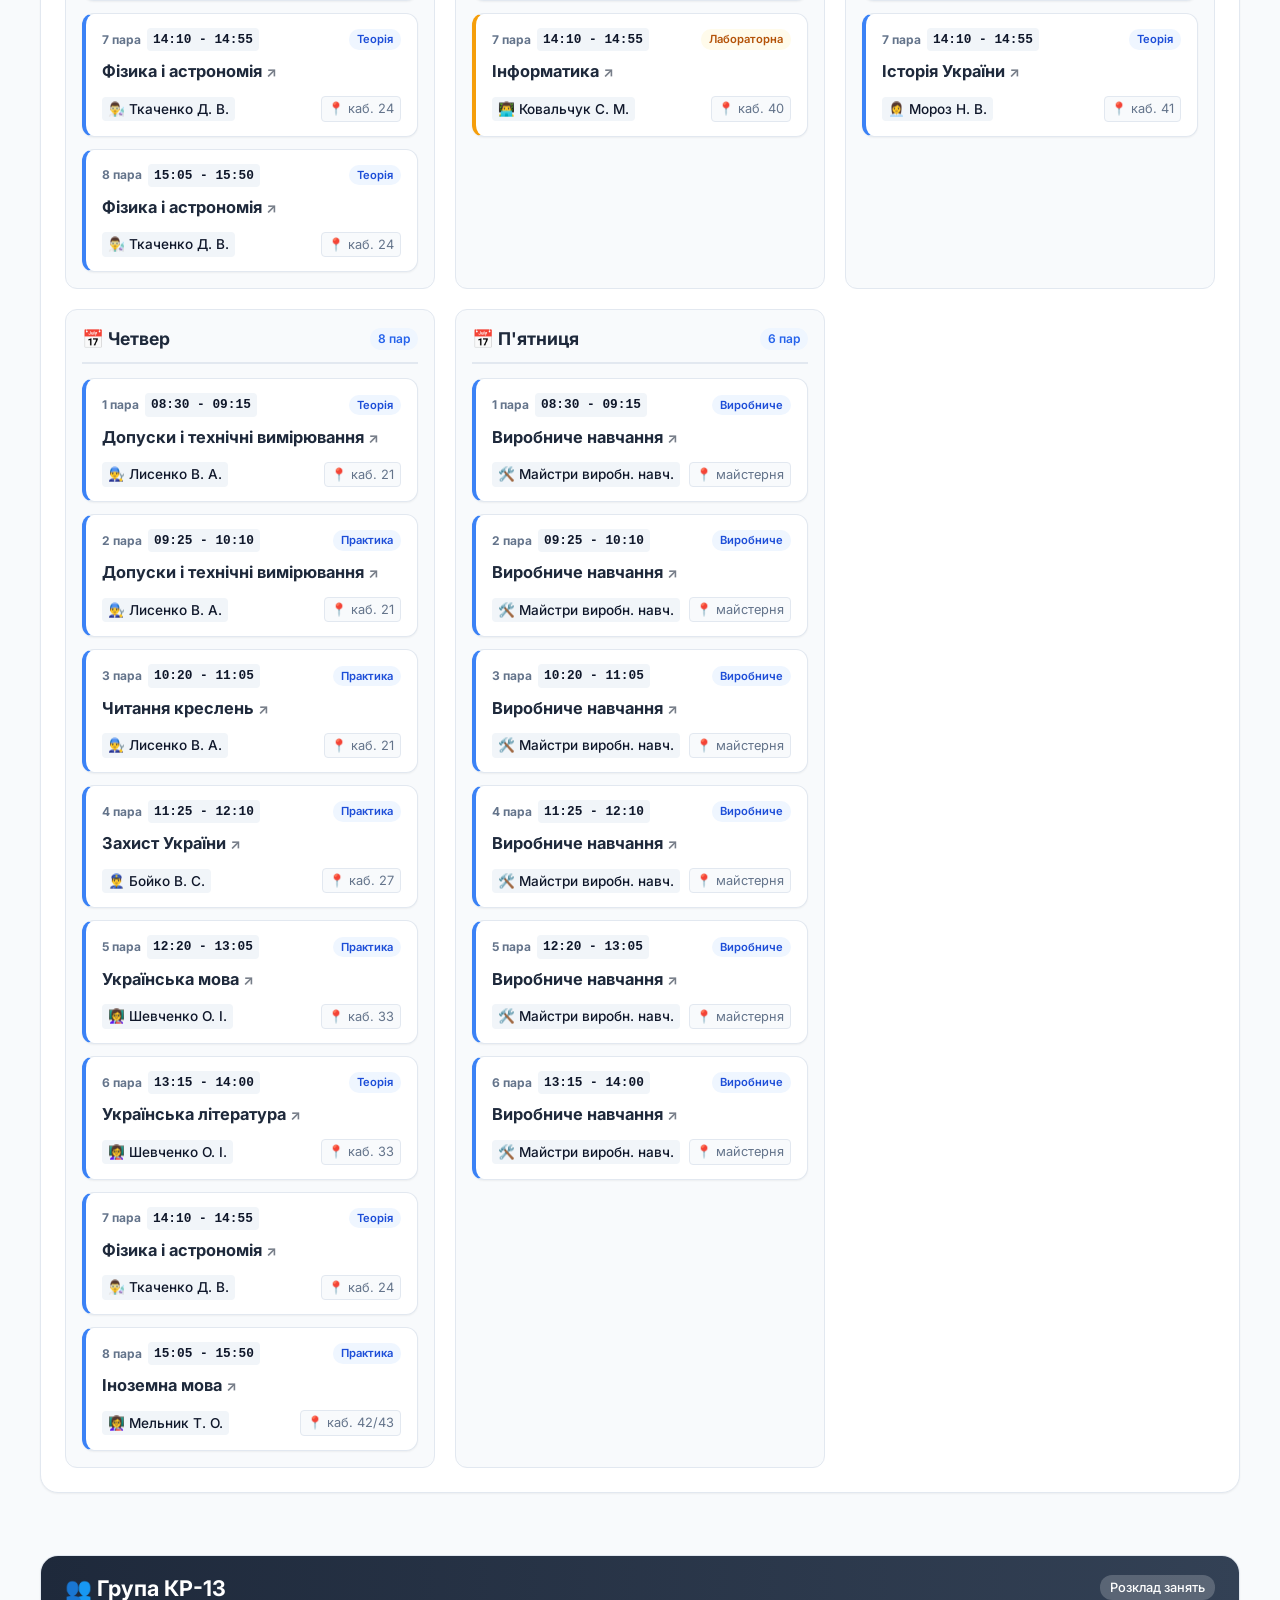
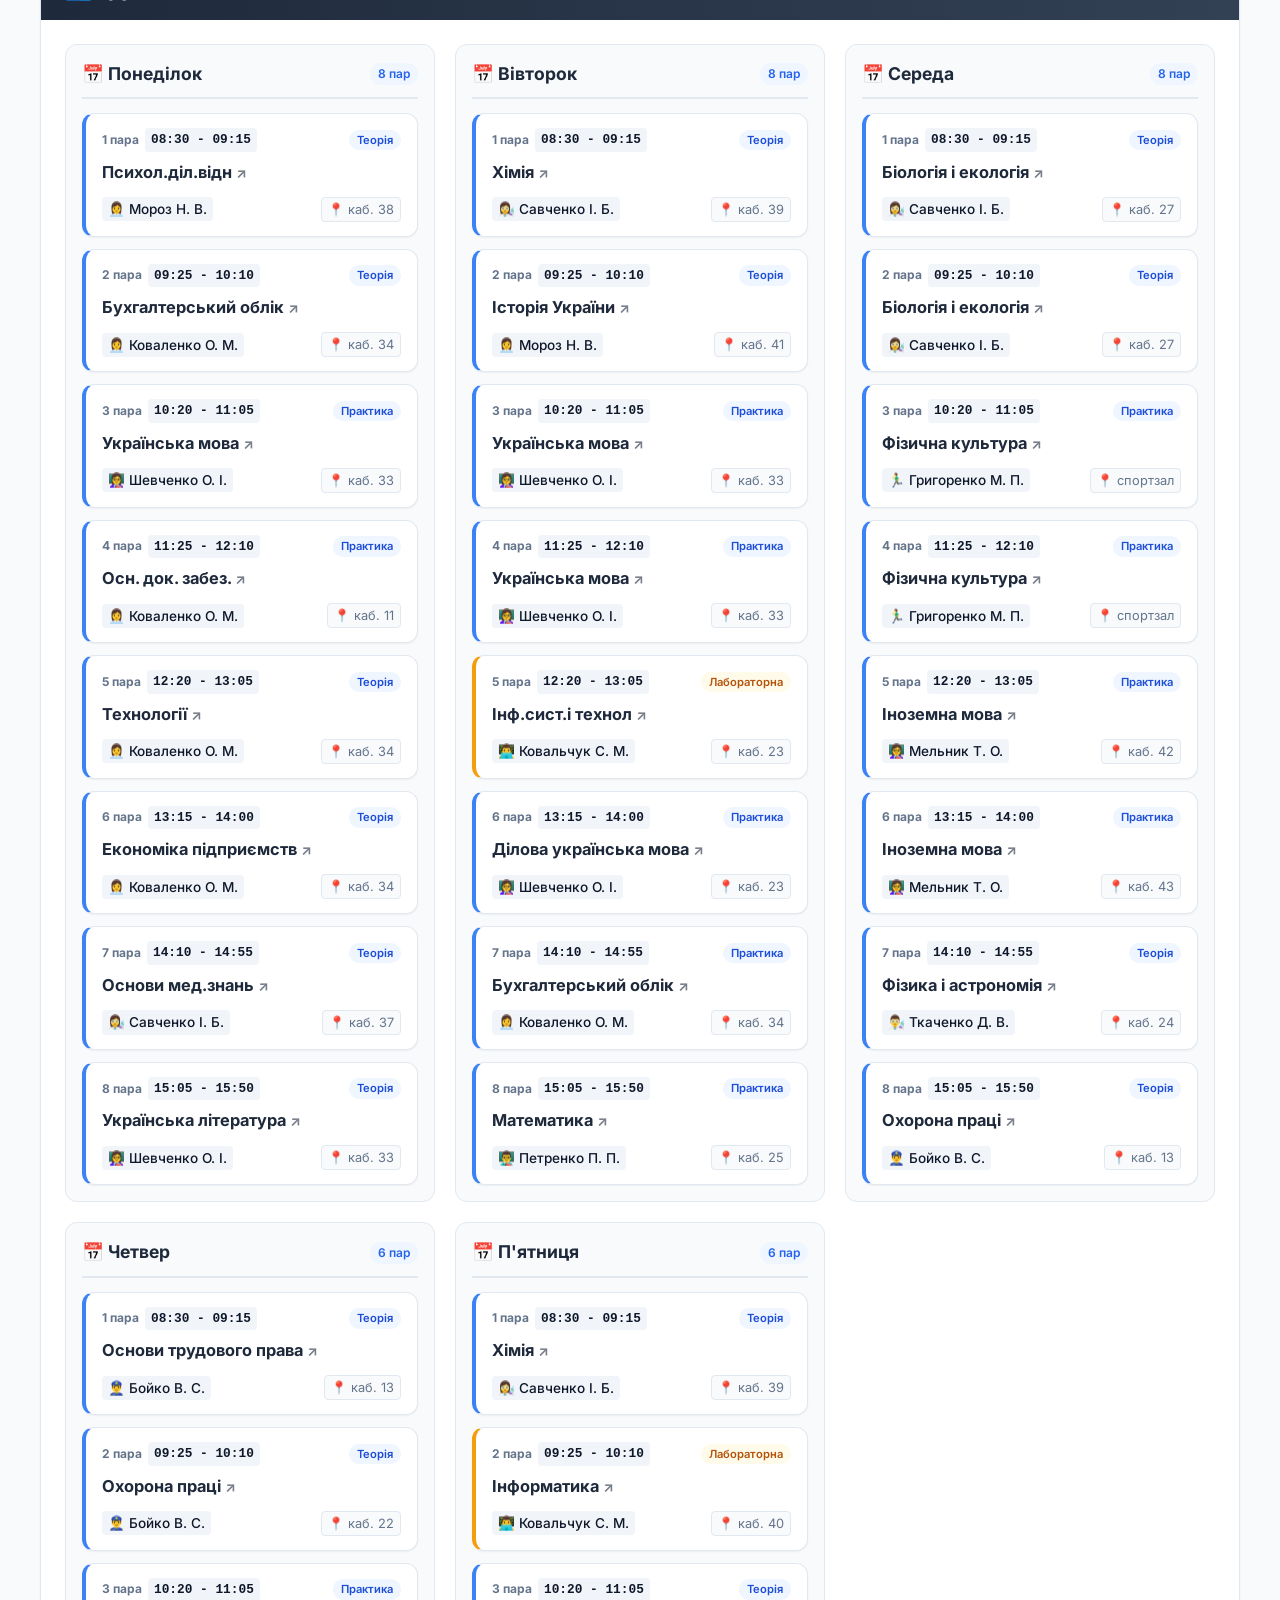
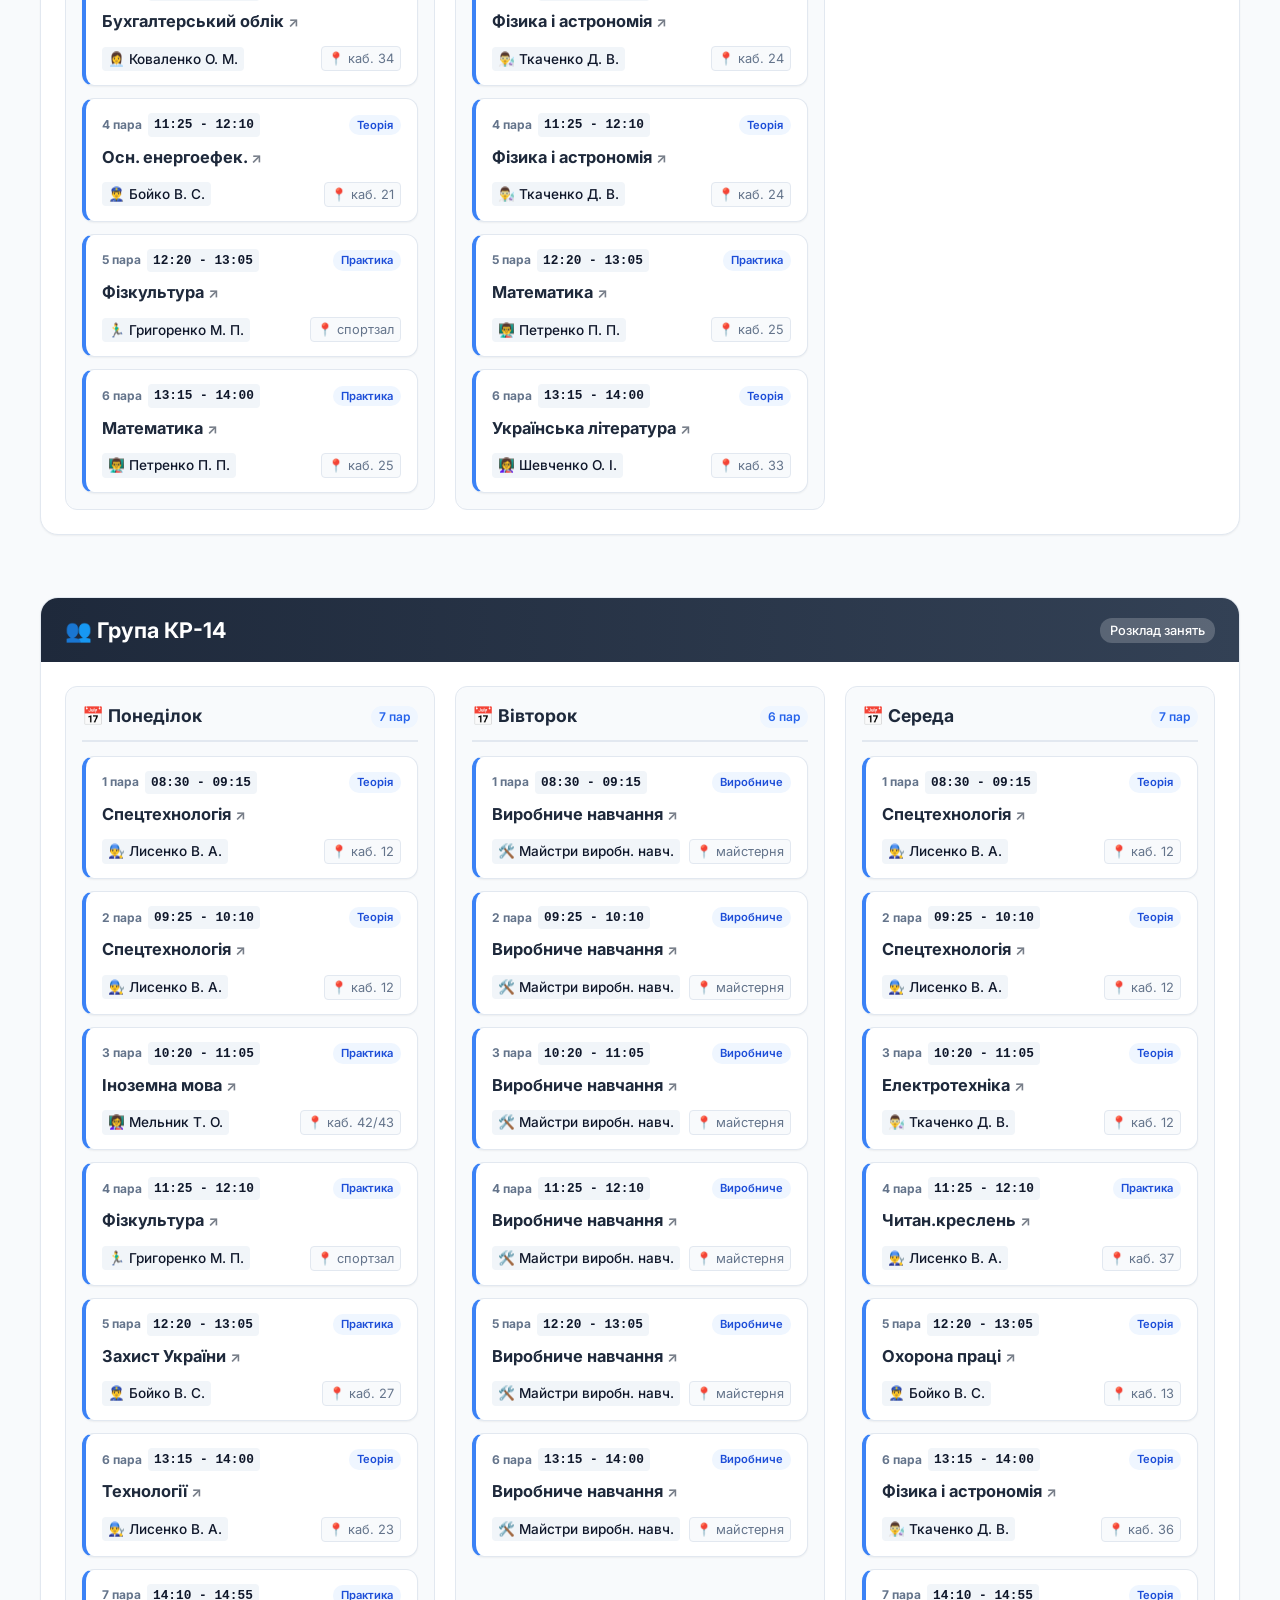
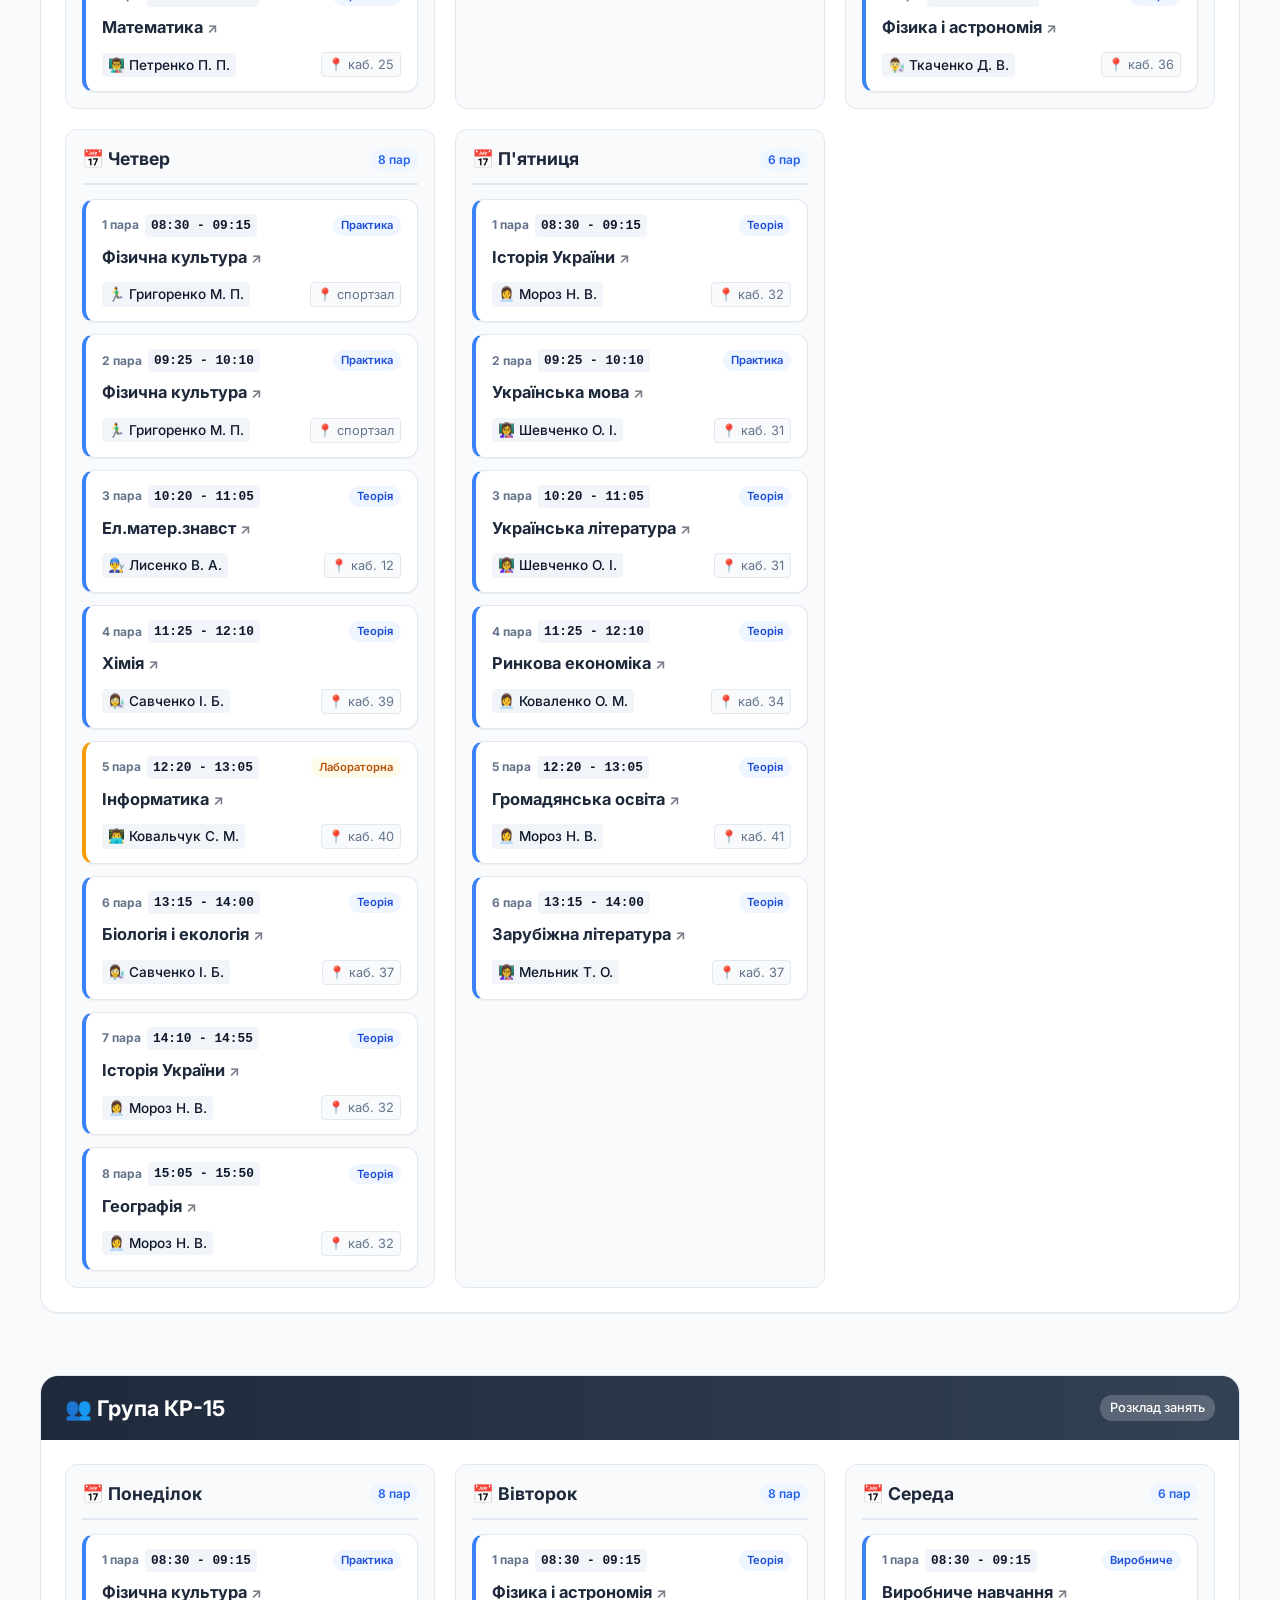
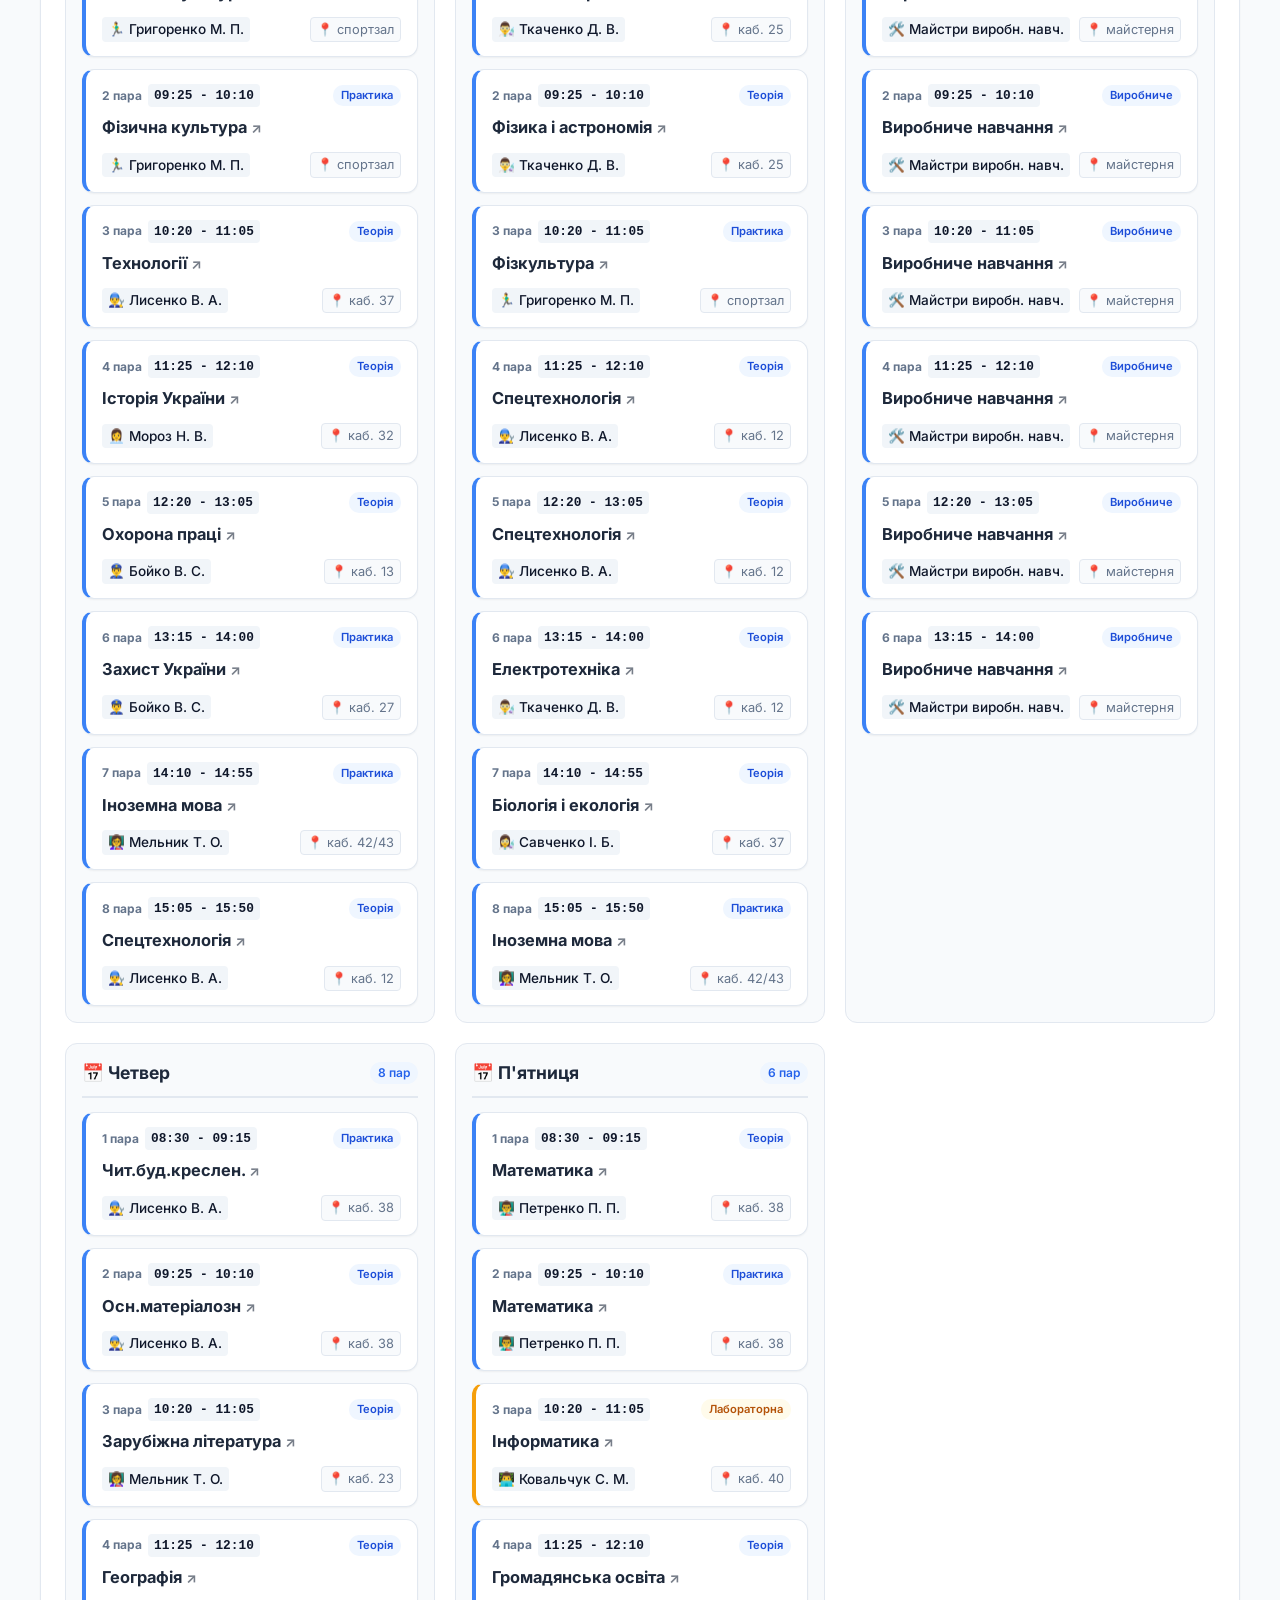
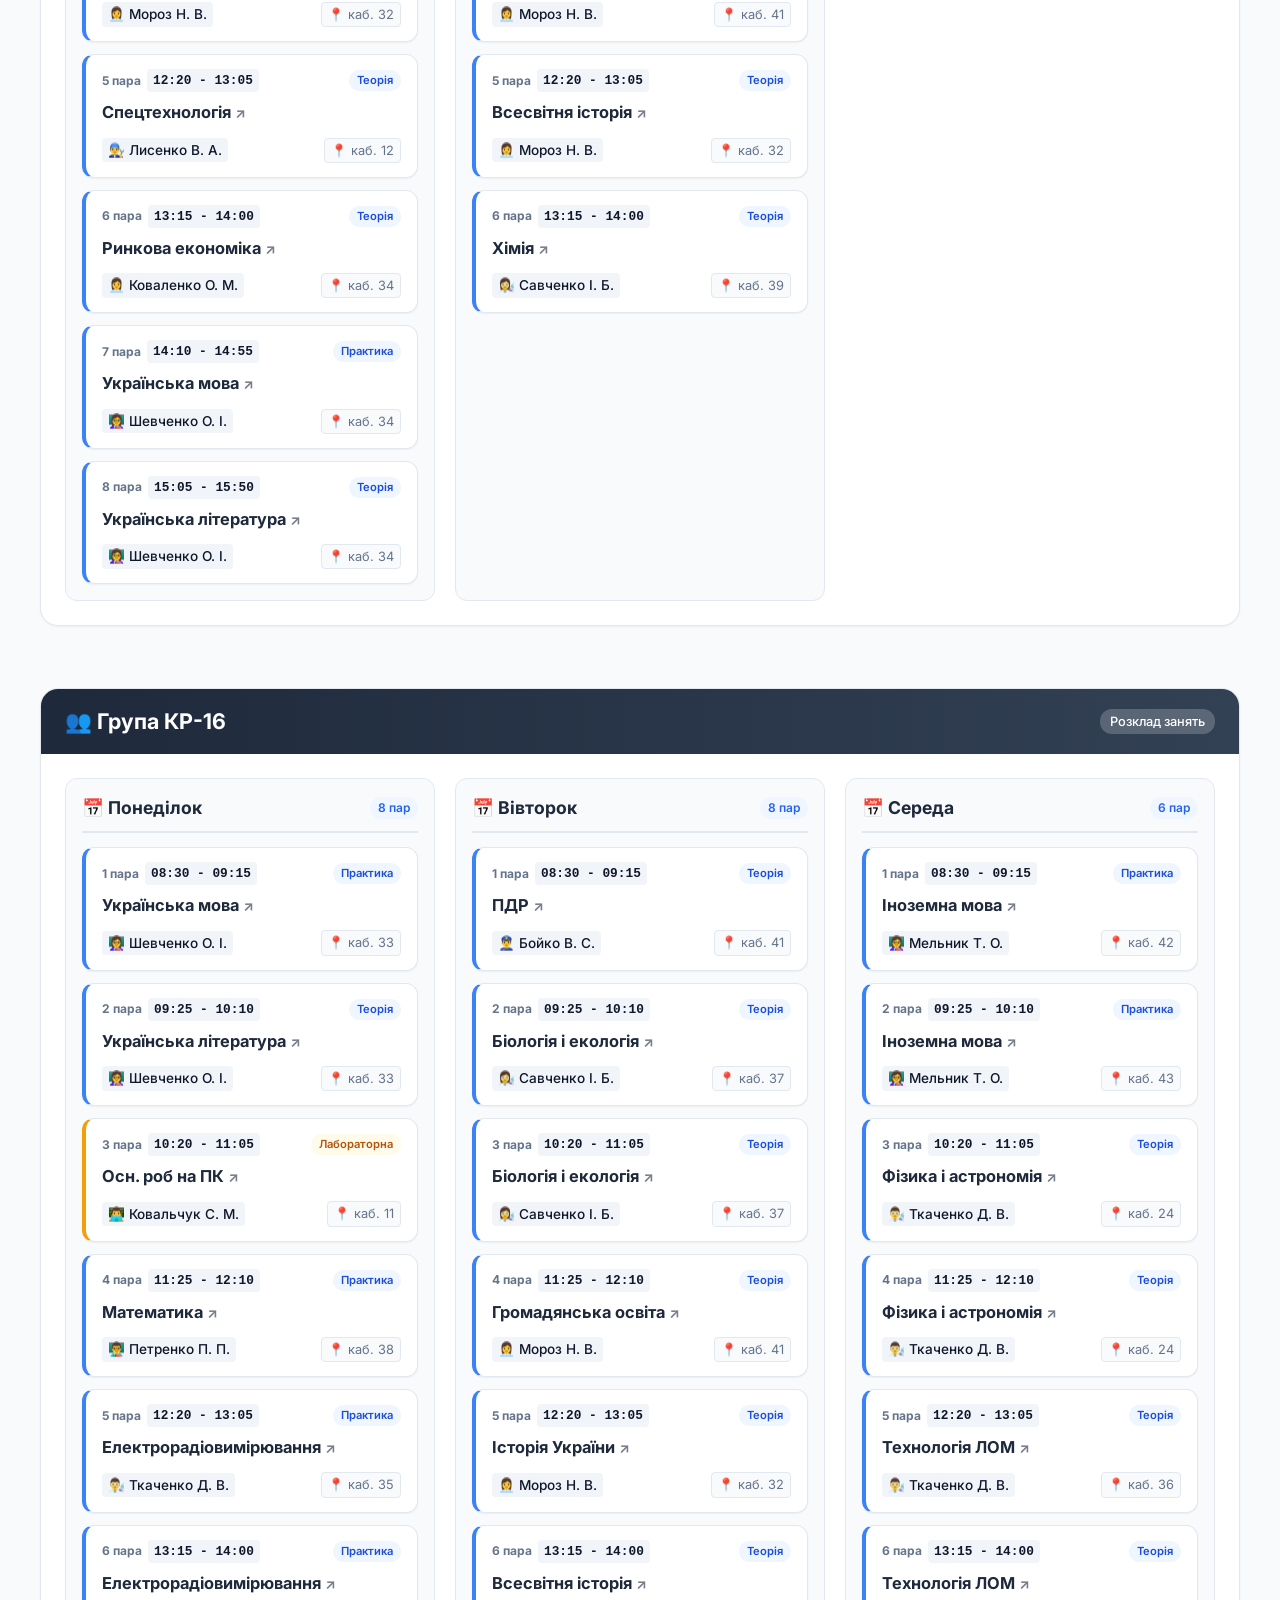
<file: course1.html>
<!DOCTYPE html>
<html lang="uk">
<head>
  <meta charset="UTF-8">
  <meta name="viewport" content="width=device-width, initial-scale=1.0">
  <title>Розклад 1 Курсу (Кр-1*) | Коледж</title>
  <link rel="stylesheet" href="style.css">
  <link rel="preconnect" href="https://fonts.googleapis.com">
  <link rel="preconnect" href="https://fonts.gstatic.com" crossorigin>
  <link href="https://fonts.googleapis.com/css2?family=Inter:wght@400;500;600;700;800&display=swap" rel="stylesheet">
</head>
<body data-page="course" data-course-id="1">

  <!-- Header -->
  <header class="site-header">
    <div class="container">
      <div class="header-inner">
        <a href="index.html" class="brand" style="text-decoration: none;">
          <img src="logo.svg" alt="МППК Логотип" style="height: 48px; width: auto; object-fit: contain;">
        </a>

        <nav>
          <ul class="nav-links">
            <li><a href="index.html" class="nav-link">Головна</a></li>
            <li><a href="course1.html" class="nav-link active">1 Курс <span class="badge">Кр-1*</span></a></li>
            <li><a href="course2.html" class="nav-link">2 Курс <span class="badge">Кр-2*</span></a></li>
            <li><a href="course3.html" class="nav-link">3 Курс <span class="badge">Кр-3*</span></a></li>
            <li><a href="course-t.html" class="nav-link">Курс Т <span class="badge">Т-1/2</span></a></li>
            <li><a href="teachers.html" class="nav-link">👨‍🏫 Викладачі</a></li>
            <li><a href="bells.html" class="nav-link">🔔 Дзвінки</a></li>
          </ul>
        </nav>
      </div>
    </div>
  </header>

  <!-- Hero Section -->
  <section class="hero">
    <div class="container">
      <div style="display: flex; justify-content: space-between; align-items: center; flex-wrap: wrap; gap: 16px;">
        <div>
          <h1 class="hero-title">Розклад 1 Курсу</h1>
          <p class="hero-subtitle">
            Відображається розклад виключно першого курсу (групи <strong>Кр-11</strong>, <strong>Кр-12</strong>, <strong>Кр-13</strong>).
            Натисніть на назву будь-якого уроку, щоб побачити викладача.
          </p>
        </div>
        <div>
          <button class="btn btn-outline" onclick="window.print()">🖨️ Роздрукувати розклад</button>
        </div>
      </div>

      <div class="hero-meta">
        <div class="meta-pill">
          <span class="pulse-dot"></span>
          <span id="current-date-badge">Поточний день</span>
        </div>
        <div class="meta-pill">
          📅 <span id="current-week-badge">Чисельник / Знаменник</span>
        </div>
        <div class="meta-pill">
          💡 <strong>Підказка:</strong> Клікніть на предмет, щоб відкрити інформацію про викладача
        </div>
      </div>
    </div>
  </section>

  <!-- Main Content -->
  <main class="container" style="flex-grow: 1;">

    <!-- Controls Bar -->
    <div class="controls-bar">
      <!-- Filter by Group -->
      <div class="controls-row">
        <div style="display: flex; align-items: center; flex-wrap: wrap; gap: 10px;">
          <span class="controls-label">👥 Група:</span>
          <div class="pill-group" id="group-filters">
            <!-- Dynamically populated: All, Кр-11, Кр-12, Кр-13 -->
          </div>
        </div>

        <!-- Search -->
        <div class="search-input-wrapper">
          <span class="search-icon">🔍</span>
          <input type="text" id="schedule-search" placeholder="Пошук предмета, кабінету, викладача...">
        </div>
      </div>

      <!-- Filter by Day -->
      <div class="controls-row" style="border-top: 1px solid var(--border-color); padding-top: 14px;">
        <div style="display: flex; align-items: center; flex-wrap: wrap; gap: 10px;">
          <span class="controls-label">📅 День:</span>
          <div class="pill-group" id="day-filters">
            <!-- Dynamically populated: All, Пн, Вт, Ср, Чт, Пт -->
          </div>
        </div>
      </div>
    </div>

    <!-- Schedule Display Container -->
    <div id="schedule-display" class="schedule-container">
      <!-- Dynamically generated schedule cards will appear here -->
    </div>

  </main>

  <!-- Footer -->
  <footer class="site-footer">
    <div class="container">
      <div class="footer-inner">
        <div>
          <strong>1 Курс — Розклад занять коледжу</strong> © 2026.
        </div>
        <div>
          <a href="index.html">← Повернутися на головну</a>
        </div>
      </div>
    </div>
  </footer>

  <script src="data.js"></script>
  <script src="script.js"></script>
</body>
</html>
</file>
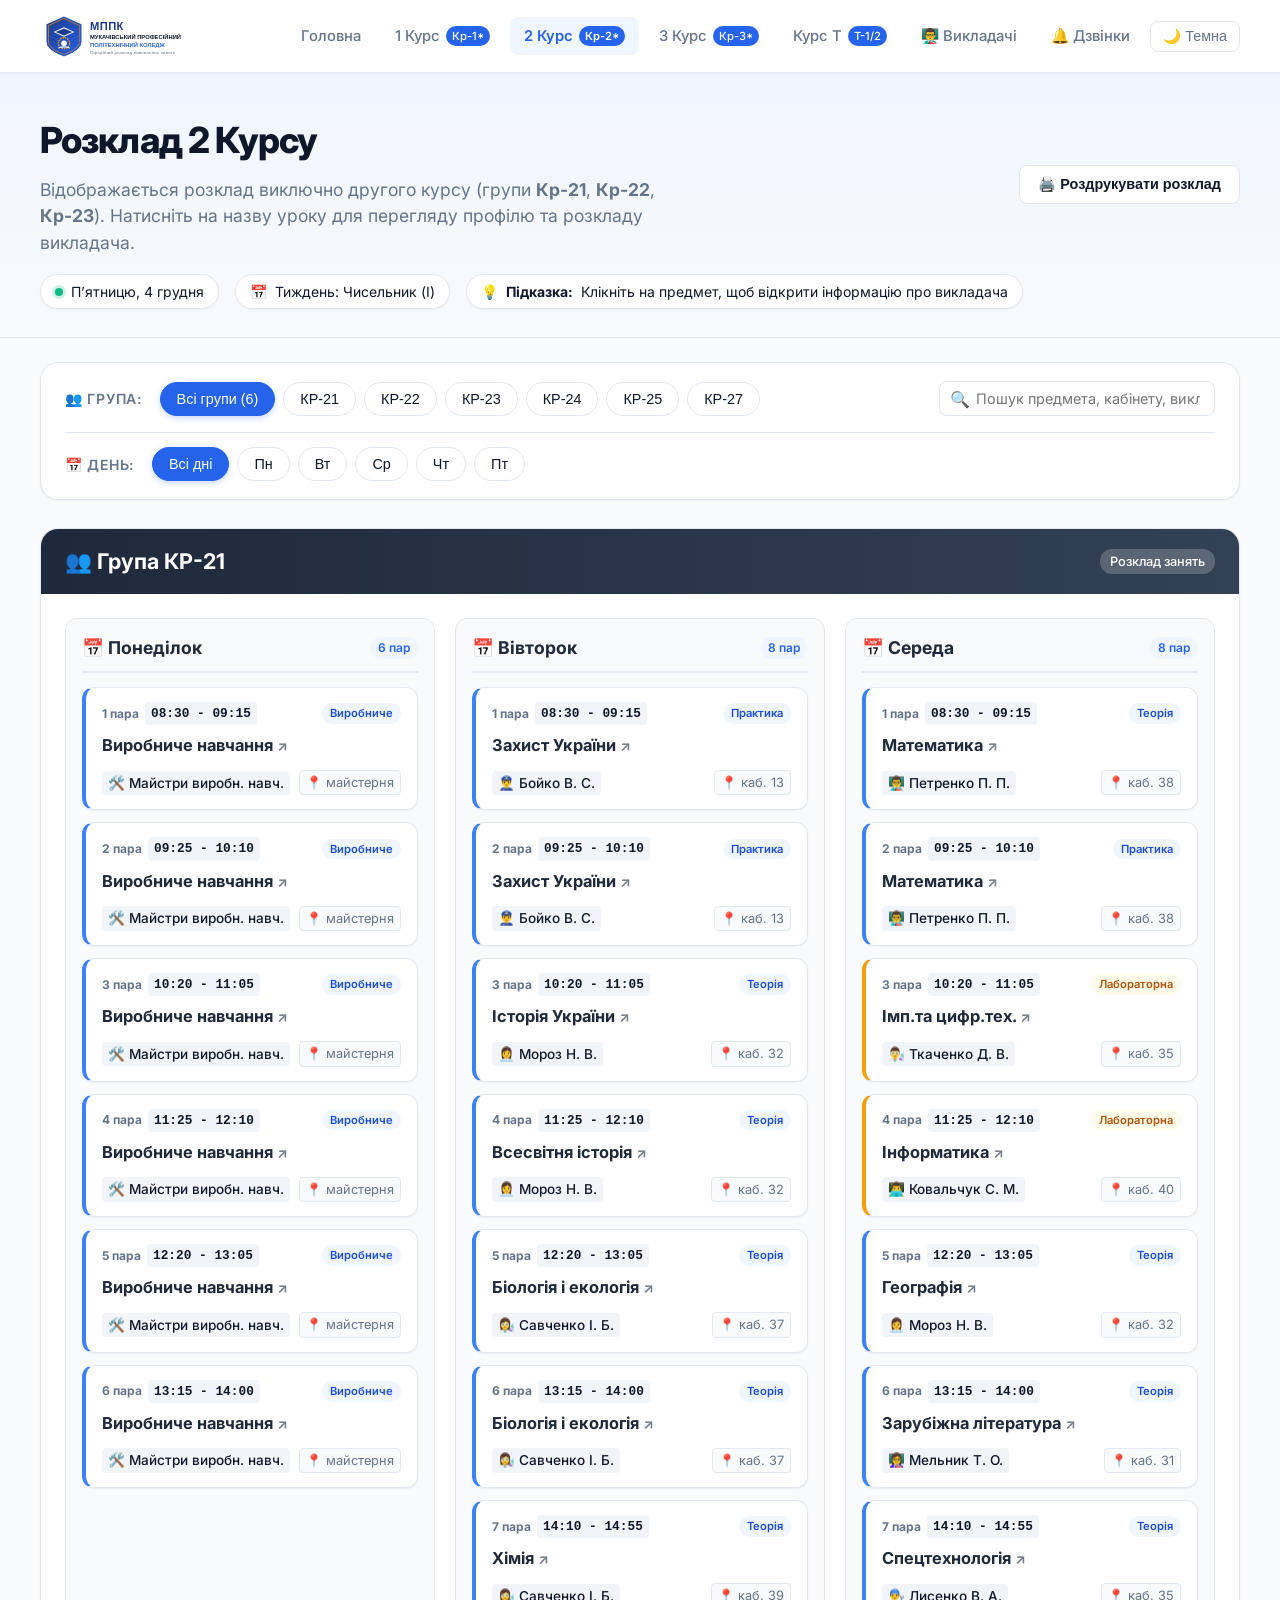
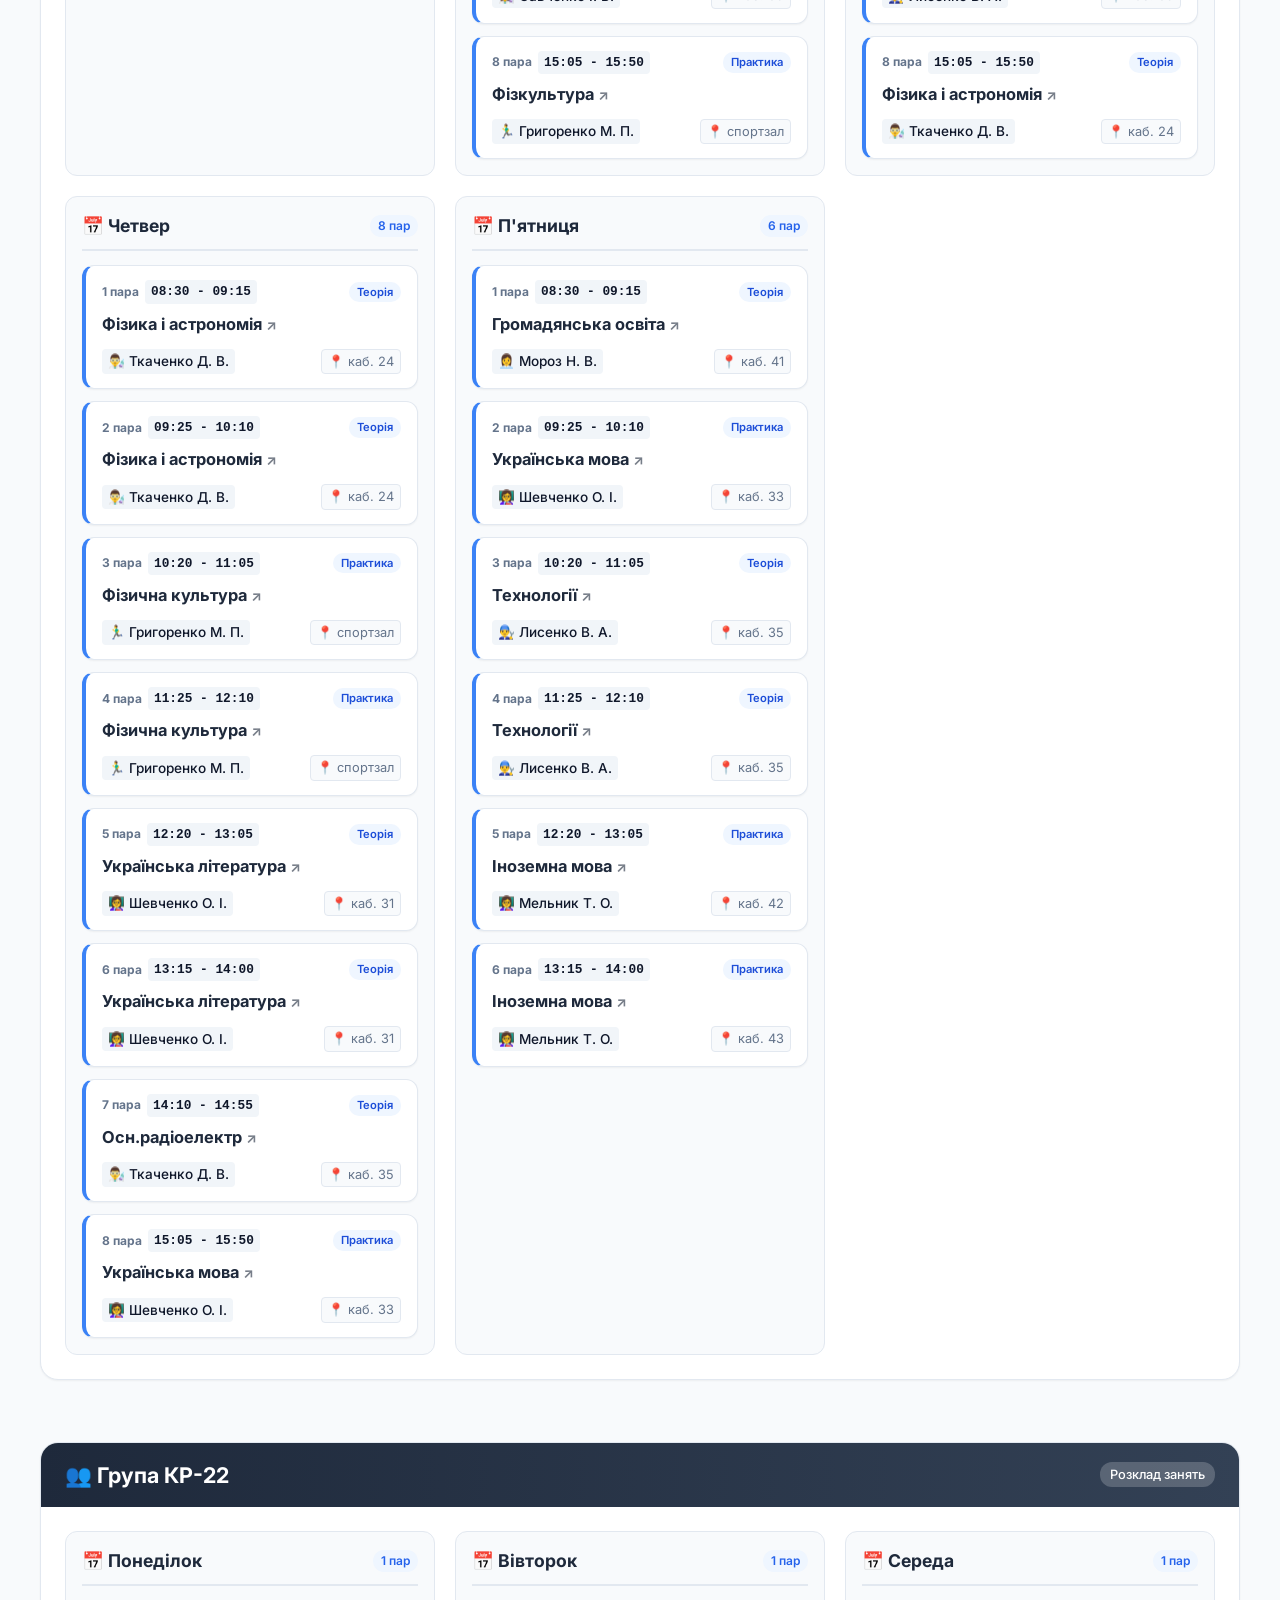
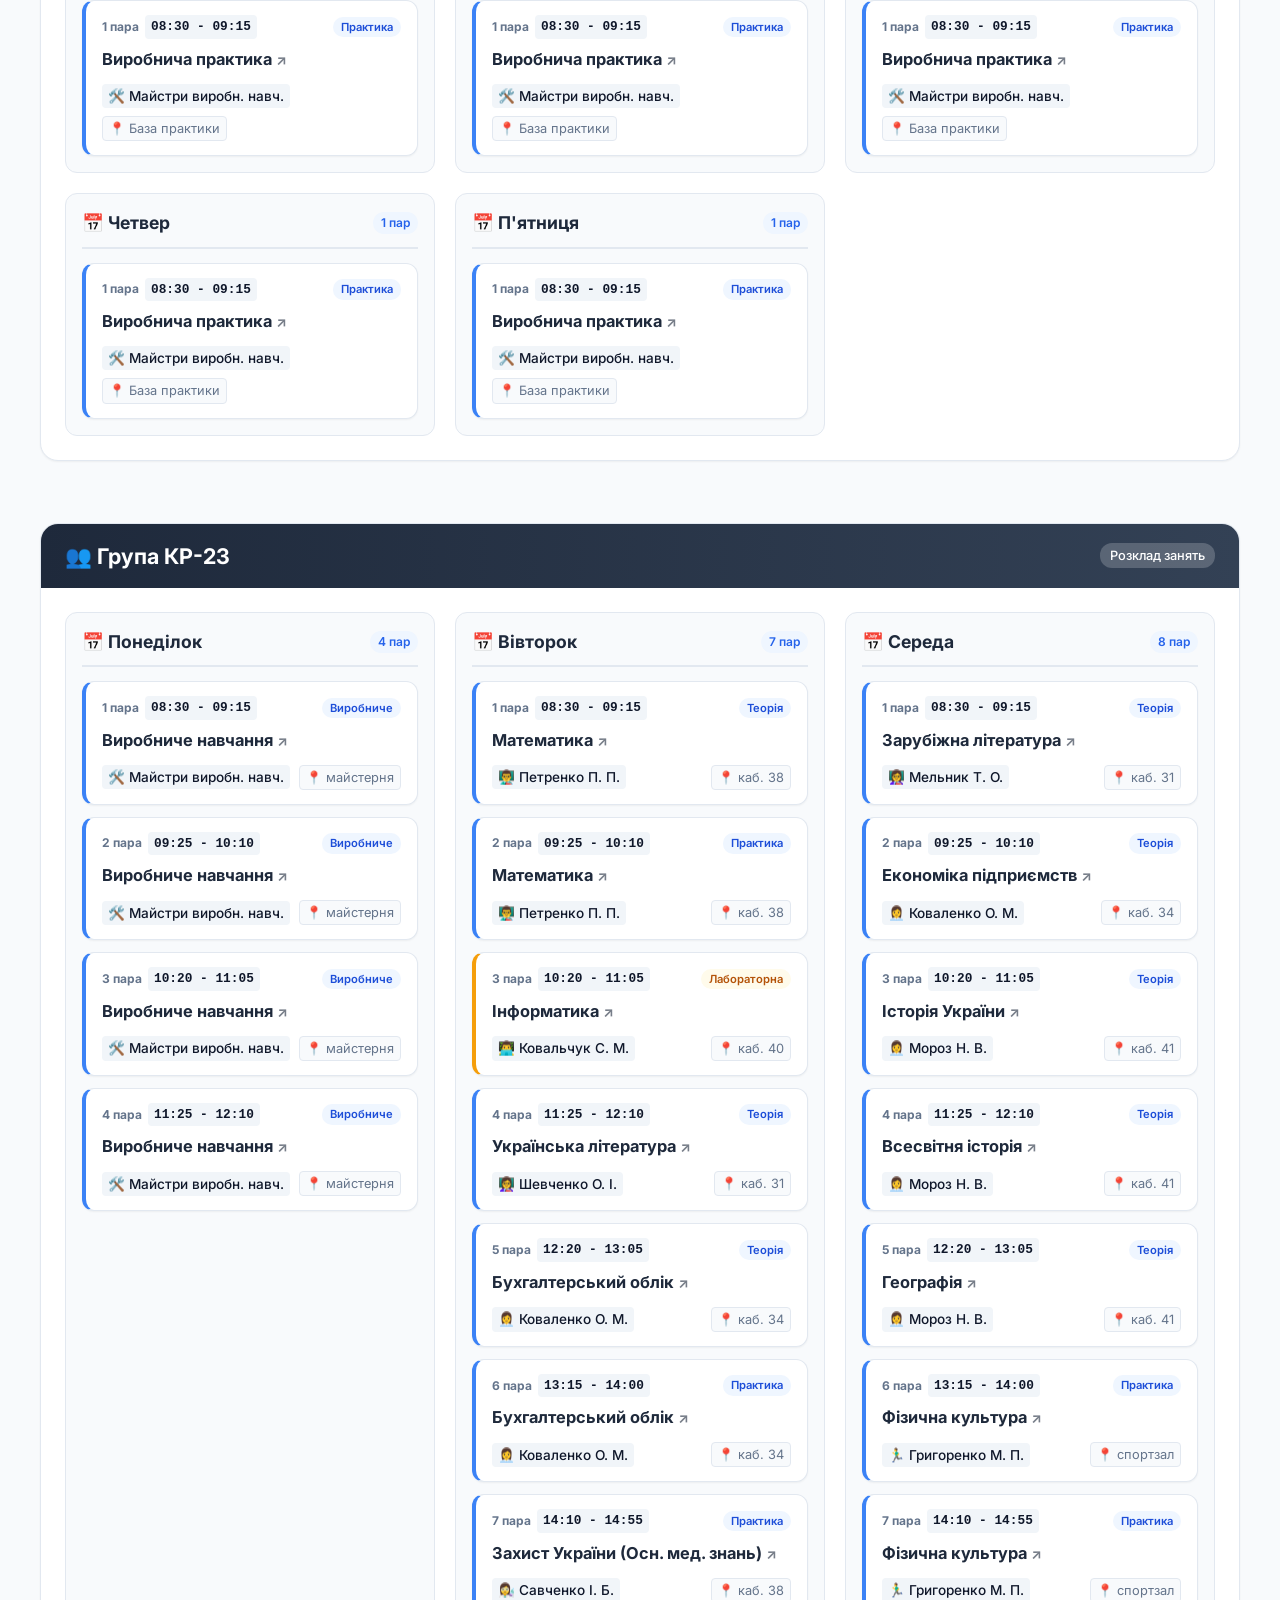
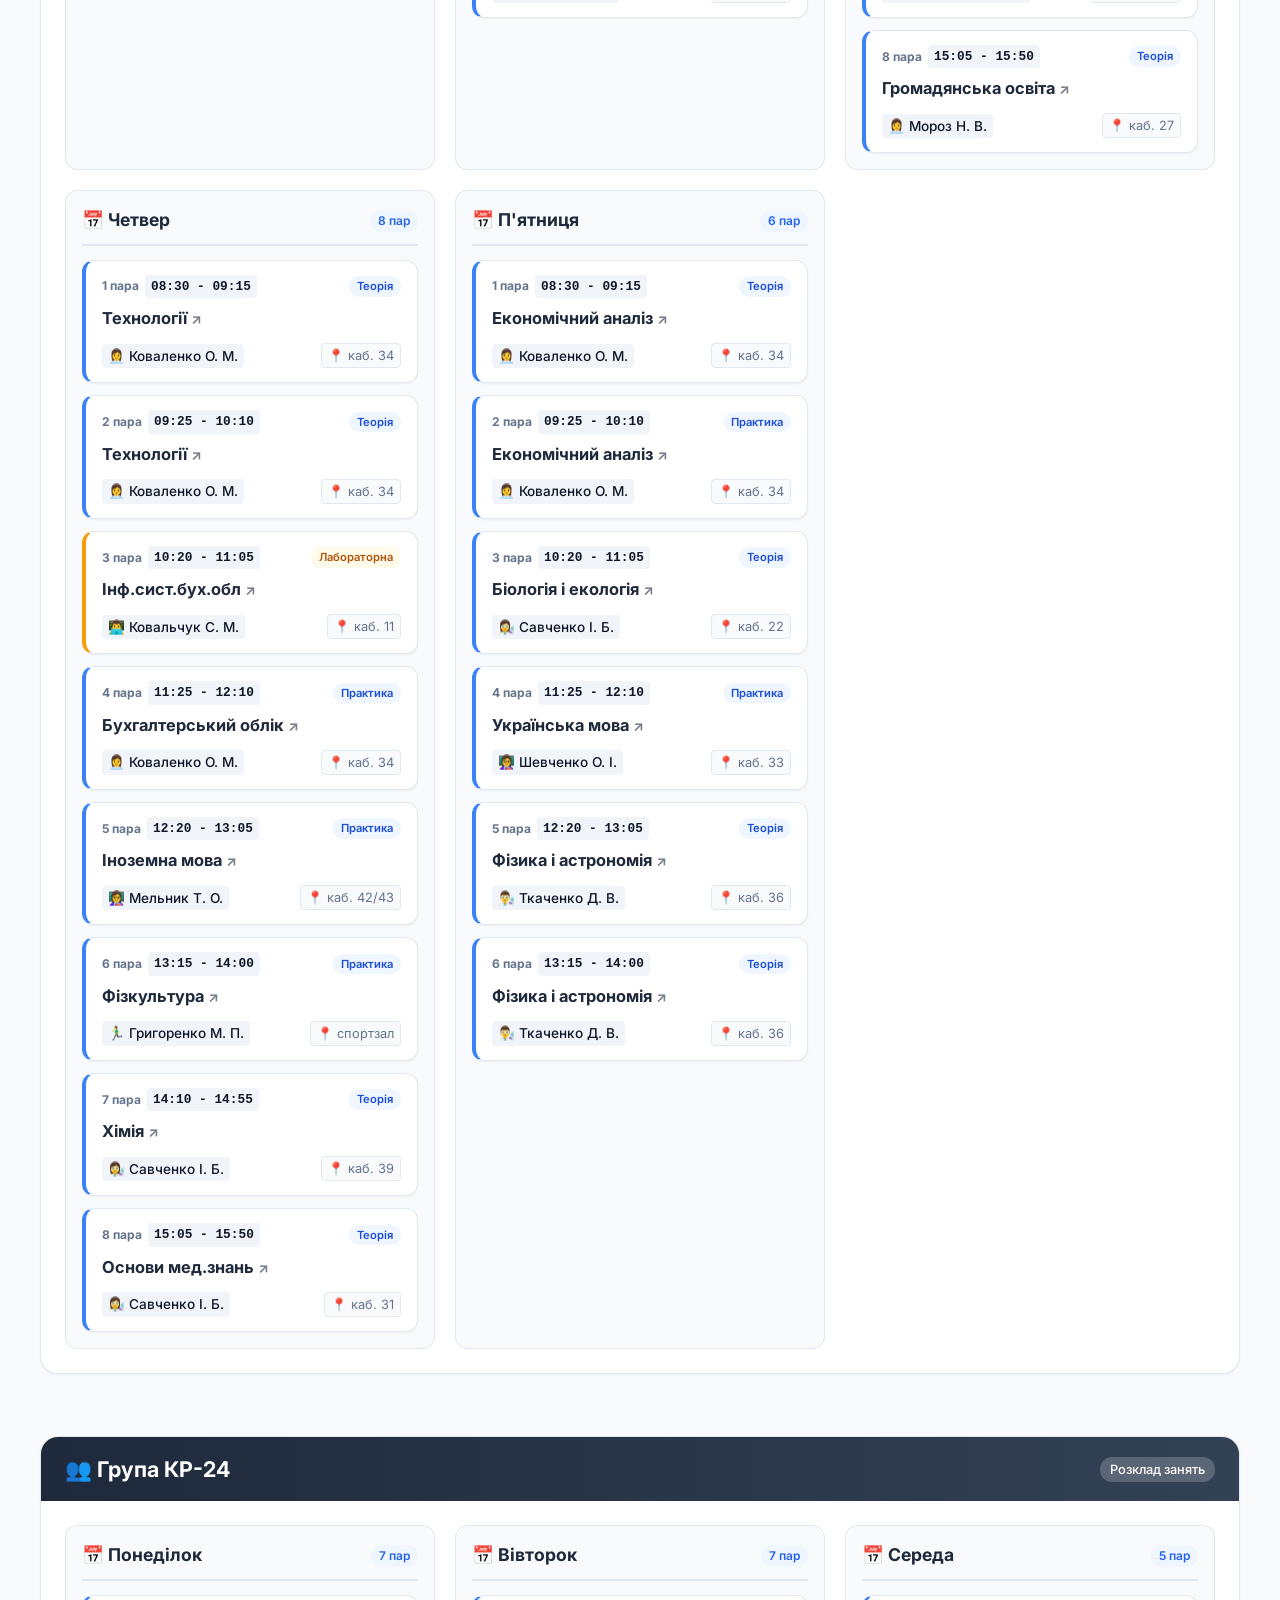
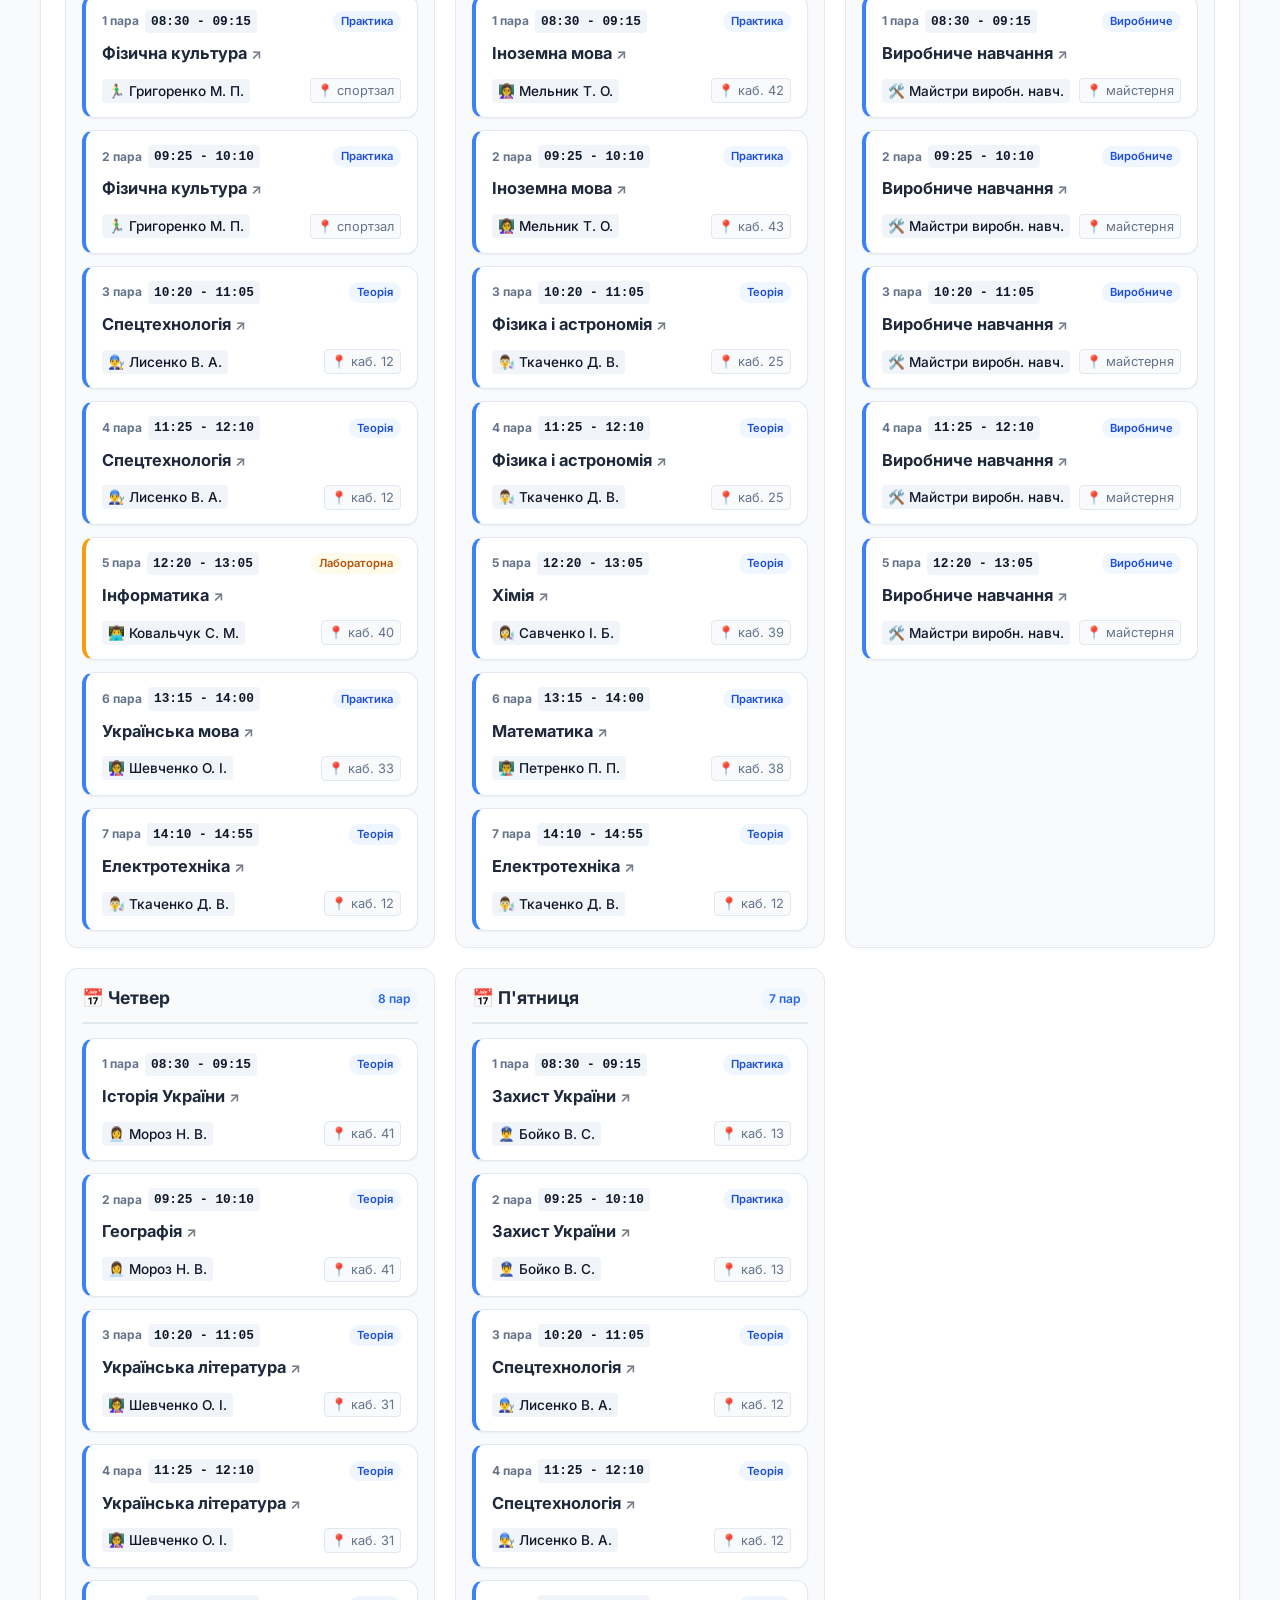
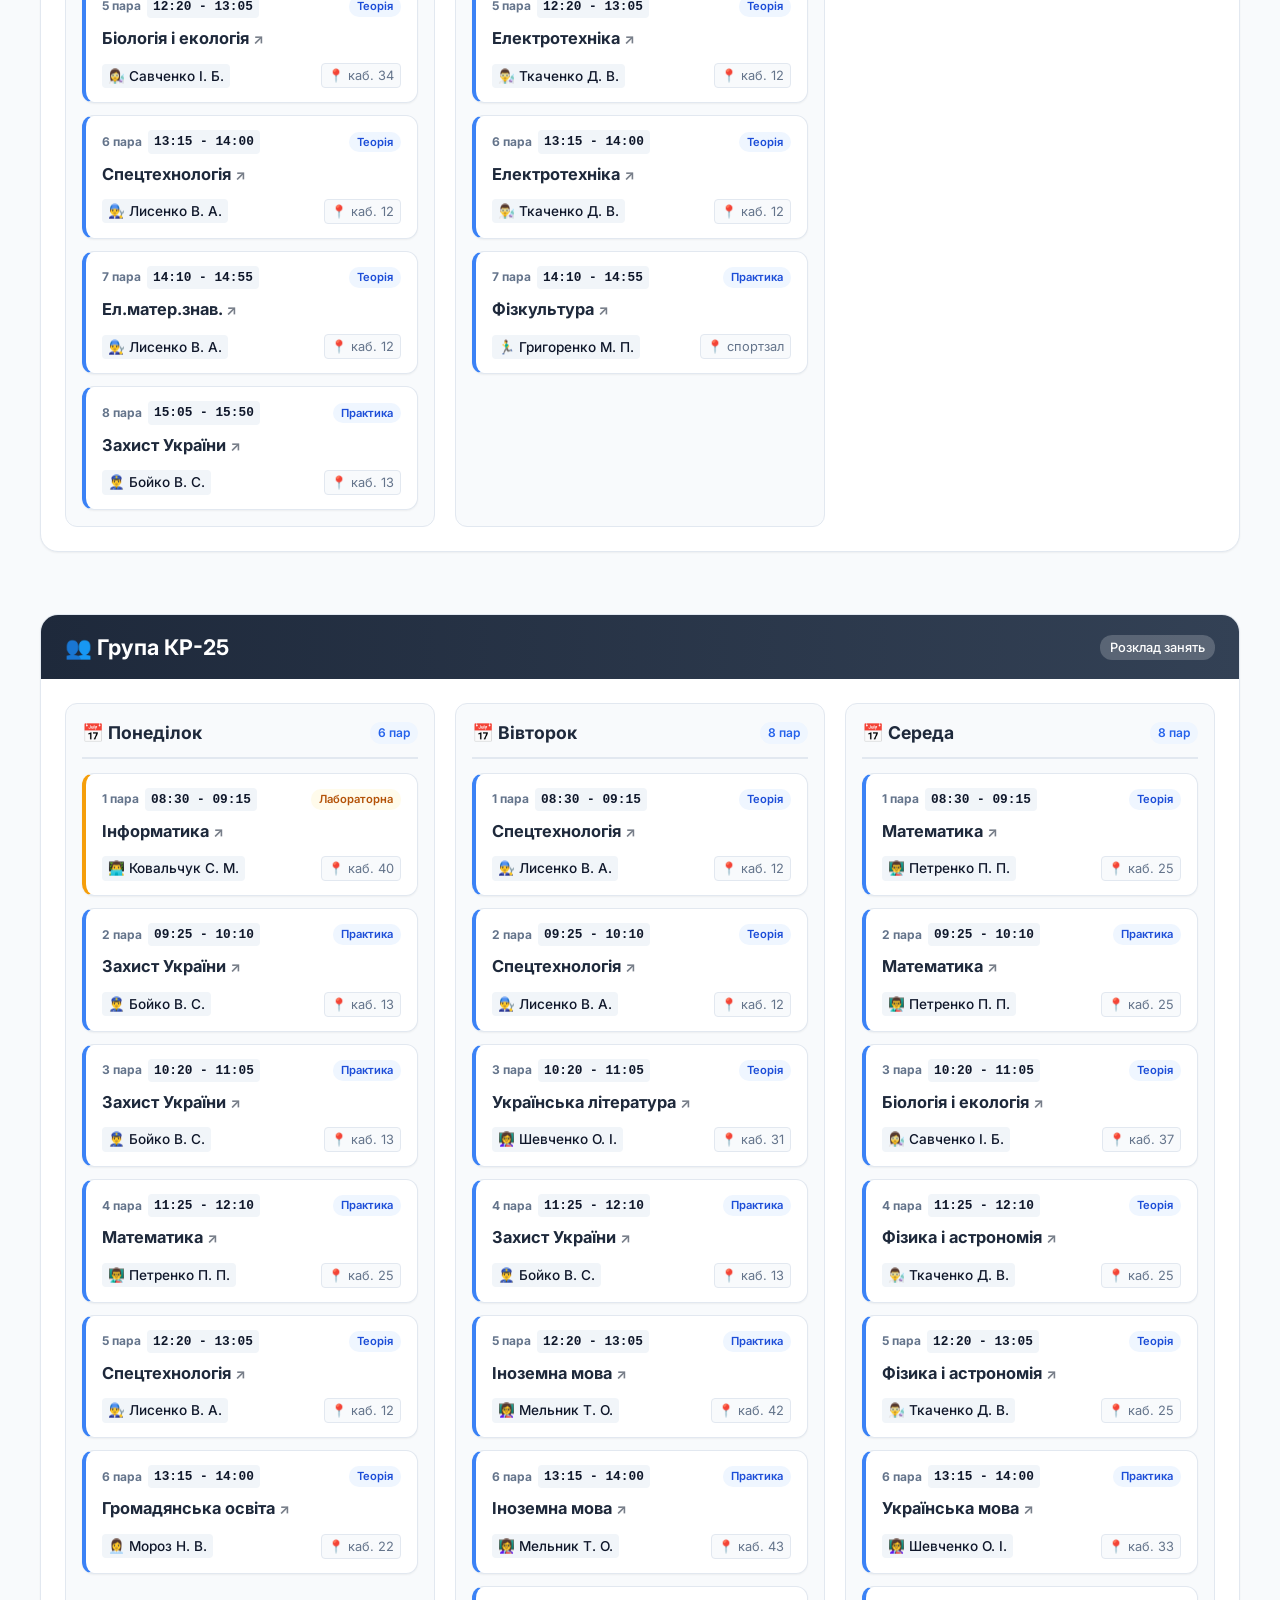
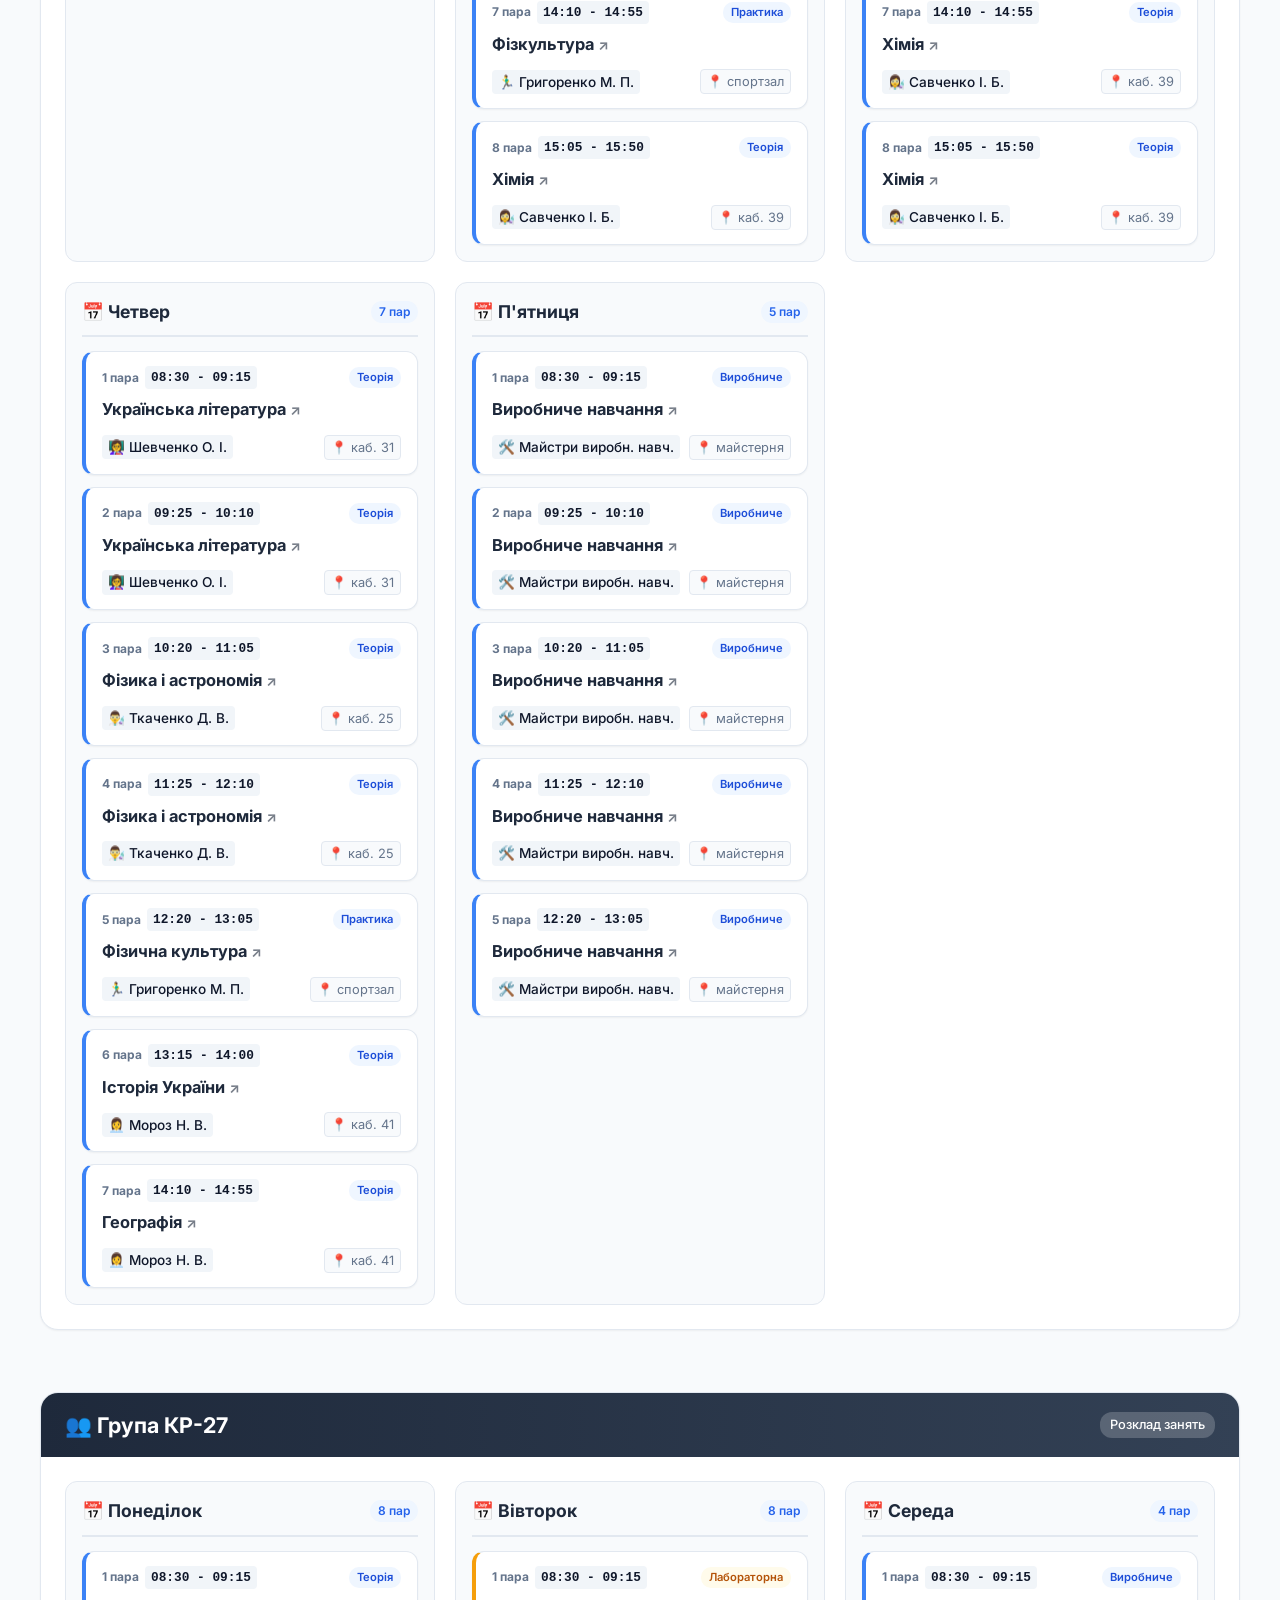
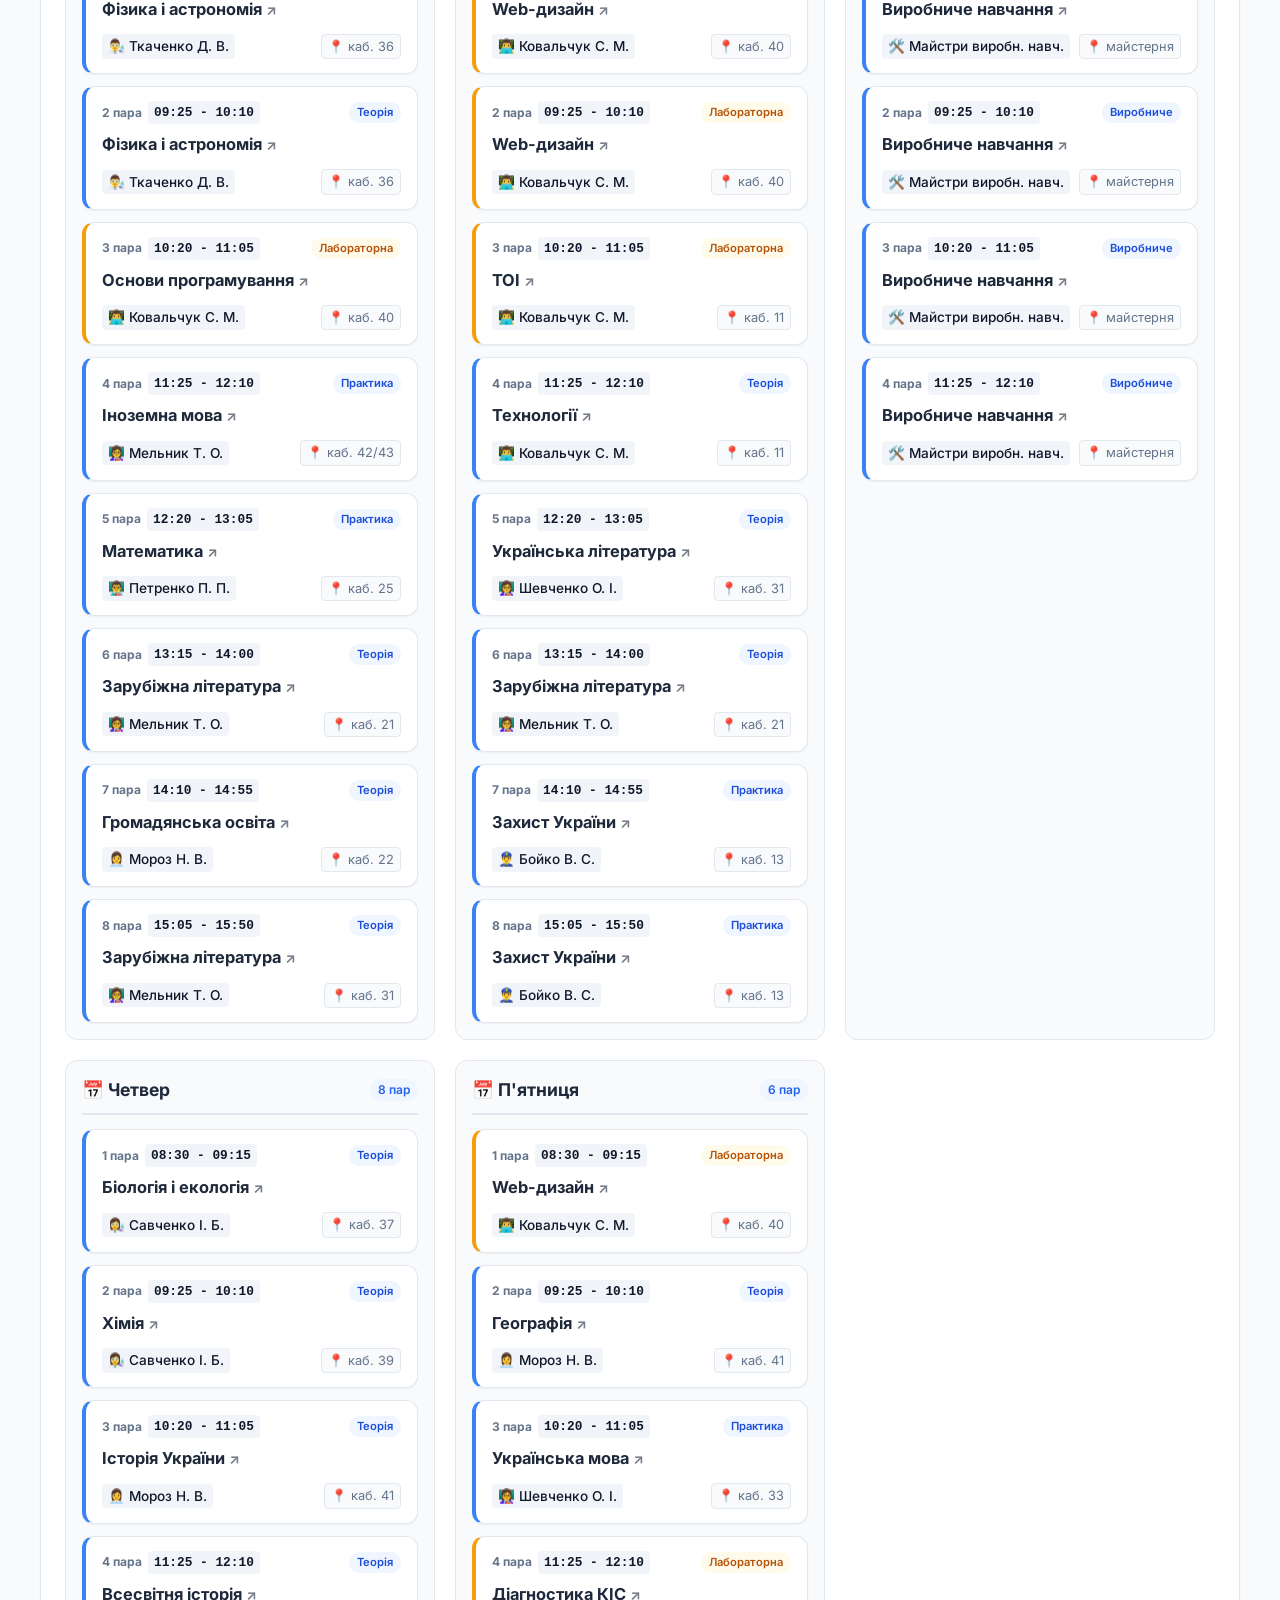
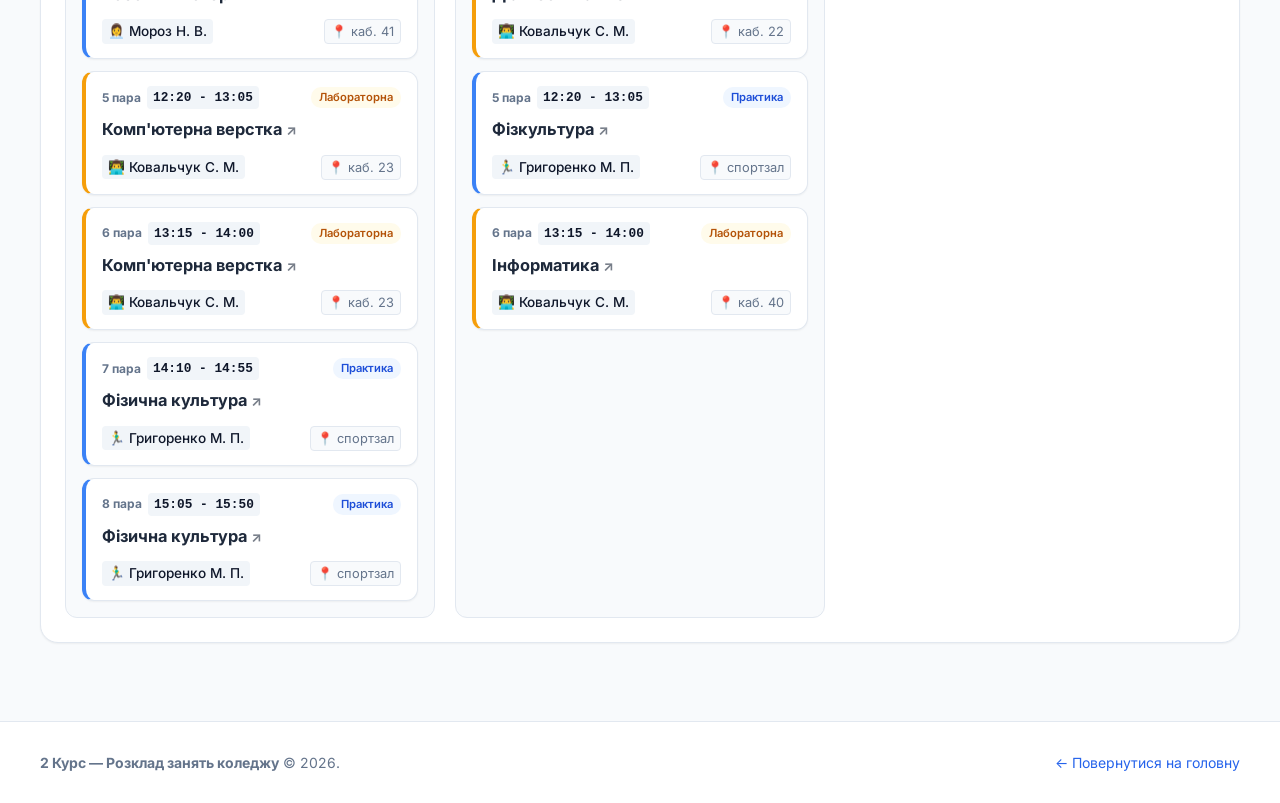
<file: course2.html>
<!DOCTYPE html>
<html lang="uk">
<head>
  <meta charset="UTF-8">
  <meta name="viewport" content="width=device-width, initial-scale=1.0">
  <title>Розклад 2 Курсу (Кр-2*) | Коледж</title>
  <link rel="stylesheet" href="style.css">
  <link rel="preconnect" href="https://fonts.googleapis.com">
  <link rel="preconnect" href="https://fonts.gstatic.com" crossorigin>
  <link href="https://fonts.googleapis.com/css2?family=Inter:wght@400;500;600;700;800&display=swap" rel="stylesheet">
</head>
<body data-page="course" data-course-id="2">

  <!-- Header -->
  <header class="site-header">
    <div class="container">
      <div class="header-inner">
        <a href="index.html" class="brand" style="text-decoration: none;">
          <img src="logo.svg" alt="МППК Логотип" style="height: 48px; width: auto; object-fit: contain;">
        </a>

        <nav>
          <ul class="nav-links">
            <li><a href="index.html" class="nav-link">Головна</a></li>
            <li><a href="course1.html" class="nav-link">1 Курс <span class="badge">Кр-1*</span></a></li>
            <li><a href="course2.html" class="nav-link active">2 Курс <span class="badge">Кр-2*</span></a></li>
            <li><a href="course3.html" class="nav-link">3 Курс <span class="badge">Кр-3*</span></a></li>
            <li><a href="course-t.html" class="nav-link">Курс Т <span class="badge">Т-1/2</span></a></li>
            <li><a href="teachers.html" class="nav-link">👨‍🏫 Викладачі</a></li>
            <li><a href="bells.html" class="nav-link">🔔 Дзвінки</a></li>
          </ul>
        </nav>
      </div>
    </div>
  </header>

  <!-- Hero Section -->
  <section class="hero">
    <div class="container">
      <div style="display: flex; justify-content: space-between; align-items: center; flex-wrap: wrap; gap: 16px;">
        <div>
          <h1 class="hero-title">Розклад 2 Курсу</h1>
          <p class="hero-subtitle">
            Відображається розклад виключно другого курсу (групи <strong>Кр-21</strong>, <strong>Кр-22</strong>, <strong>Кр-23</strong>).
            Натисніть на назву уроку для перегляду профілю та розкладу викладача.
          </p>
        </div>
        <div>
          <button class="btn btn-outline" onclick="window.print()">🖨️ Роздрукувати розклад</button>
        </div>
      </div>

      <div class="hero-meta">
        <div class="meta-pill">
          <span class="pulse-dot"></span>
          <span id="current-date-badge">Поточний день</span>
        </div>
        <div class="meta-pill">
          📅 <span id="current-week-badge">Чисельник / Знаменник</span>
        </div>
        <div class="meta-pill">
          💡 <strong>Підказка:</strong> Клікніть на предмет, щоб відкрити інформацію про викладача
        </div>
      </div>
    </div>
  </section>

  <!-- Main Content -->
  <main class="container" style="flex-grow: 1;">

    <!-- Controls Bar -->
    <div class="controls-bar">
      <!-- Filter by Group -->
      <div class="controls-row">
        <div style="display: flex; align-items: center; flex-wrap: wrap; gap: 10px;">
          <span class="controls-label">👥 Група:</span>
          <div class="pill-group" id="group-filters">
            <!-- Dynamically populated: All, Кр-21, Кр-22, Кр-23 -->
          </div>
        </div>

        <!-- Search -->
        <div class="search-input-wrapper">
          <span class="search-icon">🔍</span>
          <input type="text" id="schedule-search" placeholder="Пошук предмета, кабінету, викладача...">
        </div>
      </div>

      <!-- Filter by Day -->
      <div class="controls-row" style="border-top: 1px solid var(--border-color); padding-top: 14px;">
        <div style="display: flex; align-items: center; flex-wrap: wrap; gap: 10px;">
          <span class="controls-label">📅 День:</span>
          <div class="pill-group" id="day-filters">
            <!-- Dynamically populated: All, Пн, Вт, Ср, Чт, Пт -->
          </div>
        </div>
      </div>
    </div>

    <!-- Schedule Display Container -->
    <div id="schedule-display" class="schedule-container">
      <!-- Dynamically generated schedule cards will appear here -->
    </div>

  </main>

  <!-- Footer -->
  <footer class="site-footer">
    <div class="container">
      <div class="footer-inner">
        <div>
          <strong>2 Курс — Розклад занять коледжу</strong> © 2026.
        </div>
        <div>
          <a href="index.html">← Повернутися на головну</a>
        </div>
      </div>
    </div>
  </footer>

  <script src="data.js"></script>
  <script src="script.js"></script>
</body>
</html>
</file>
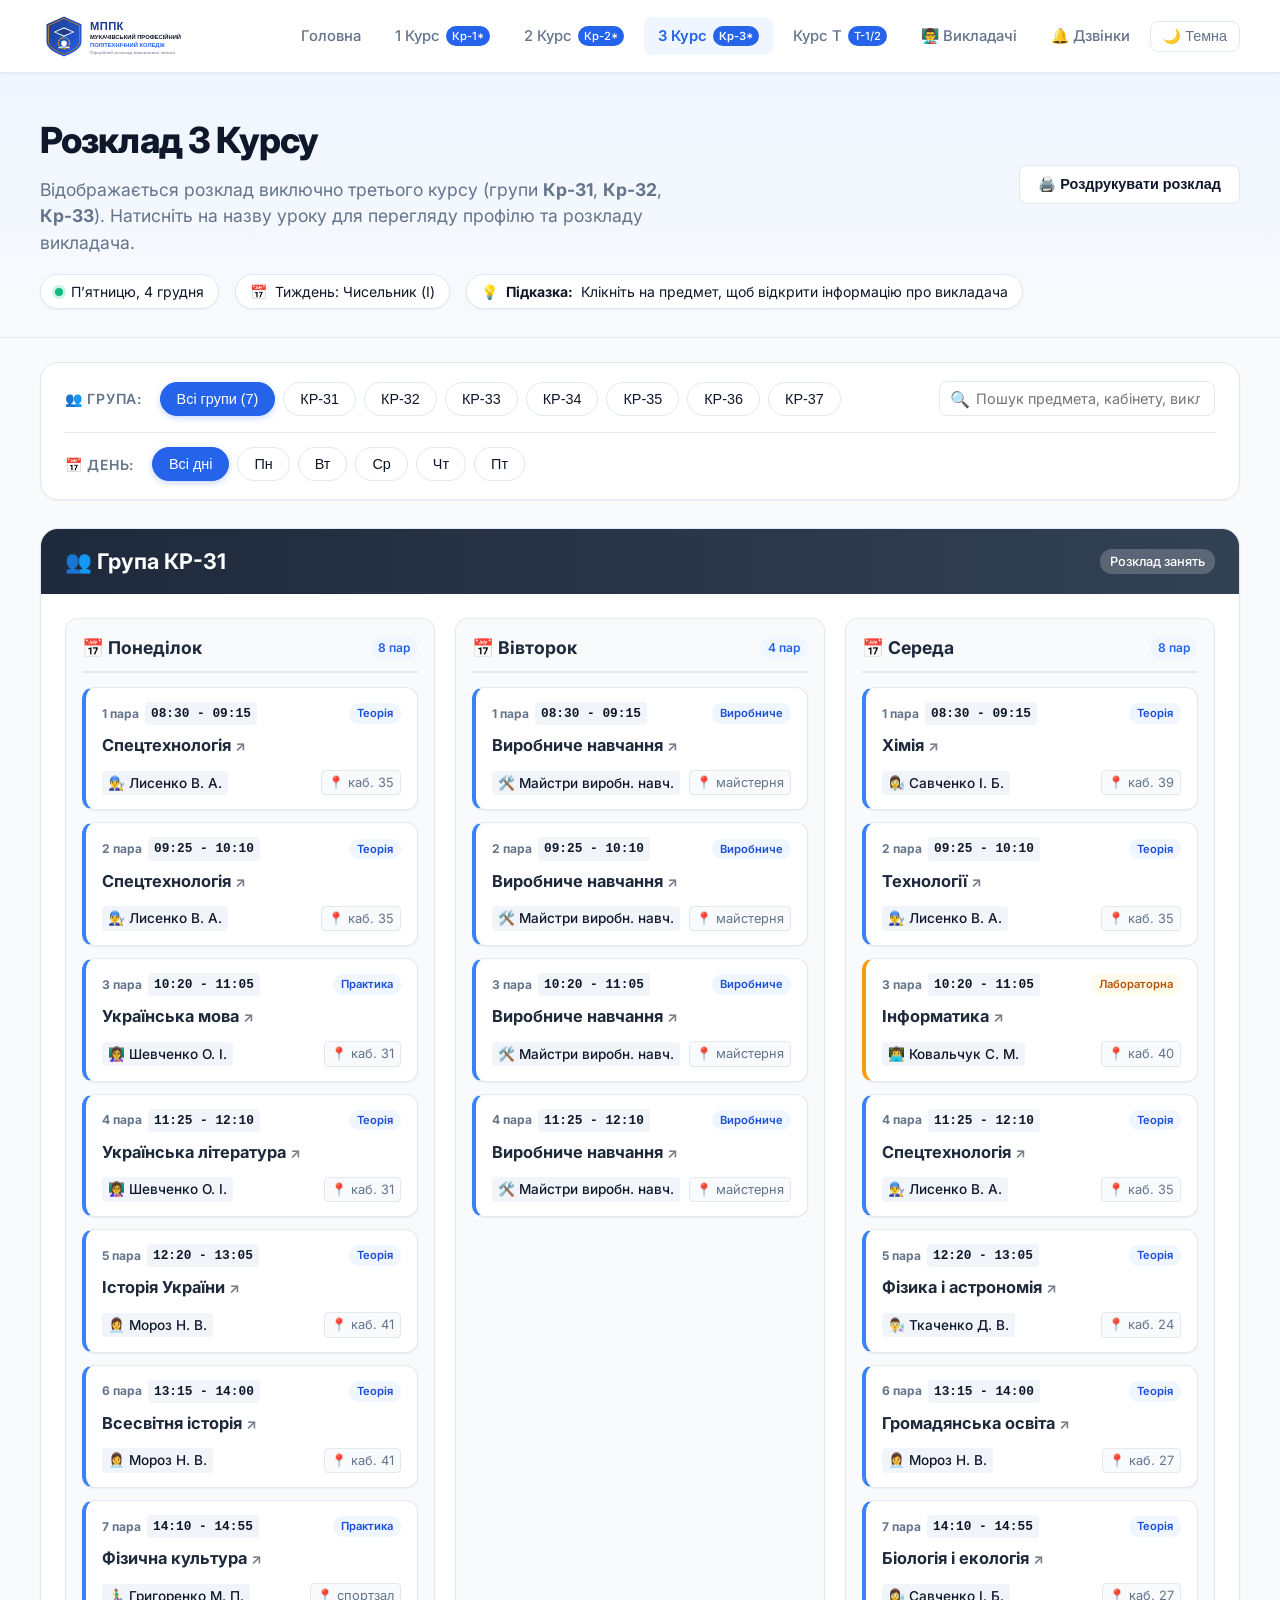
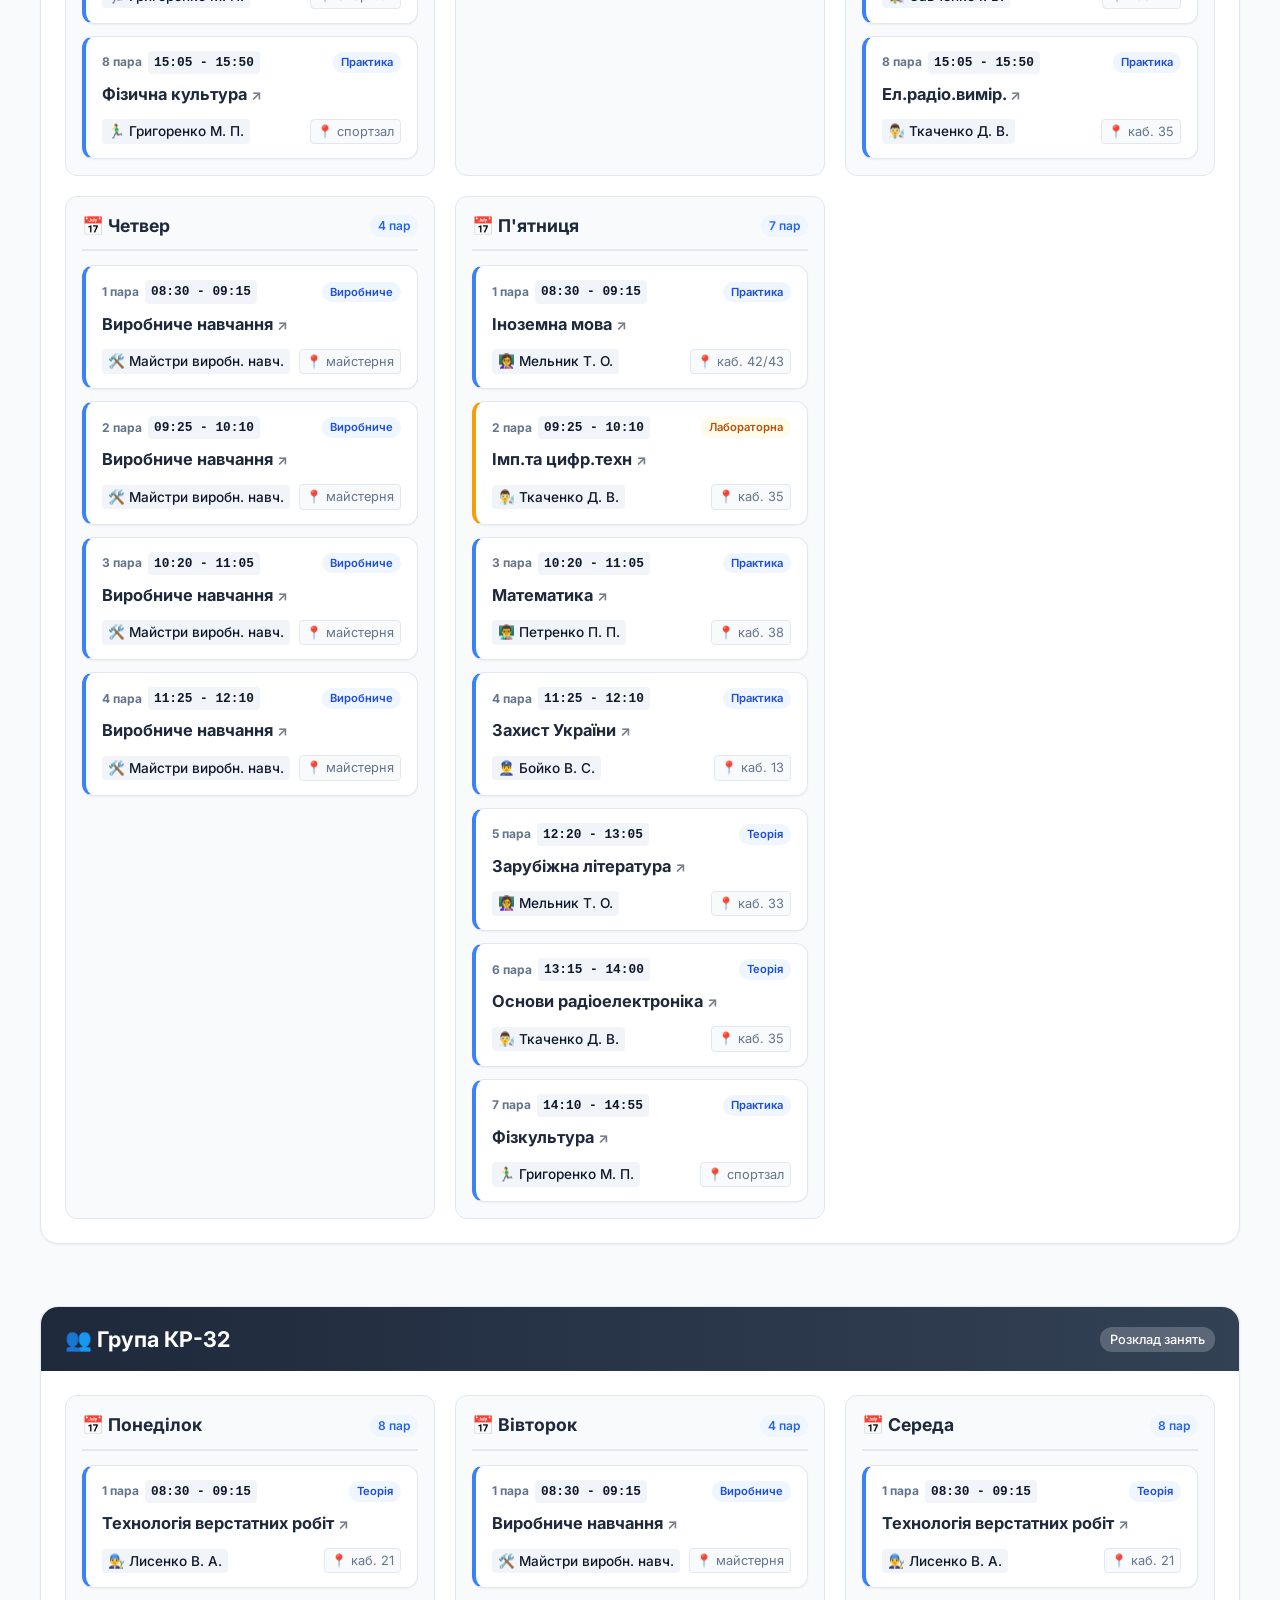
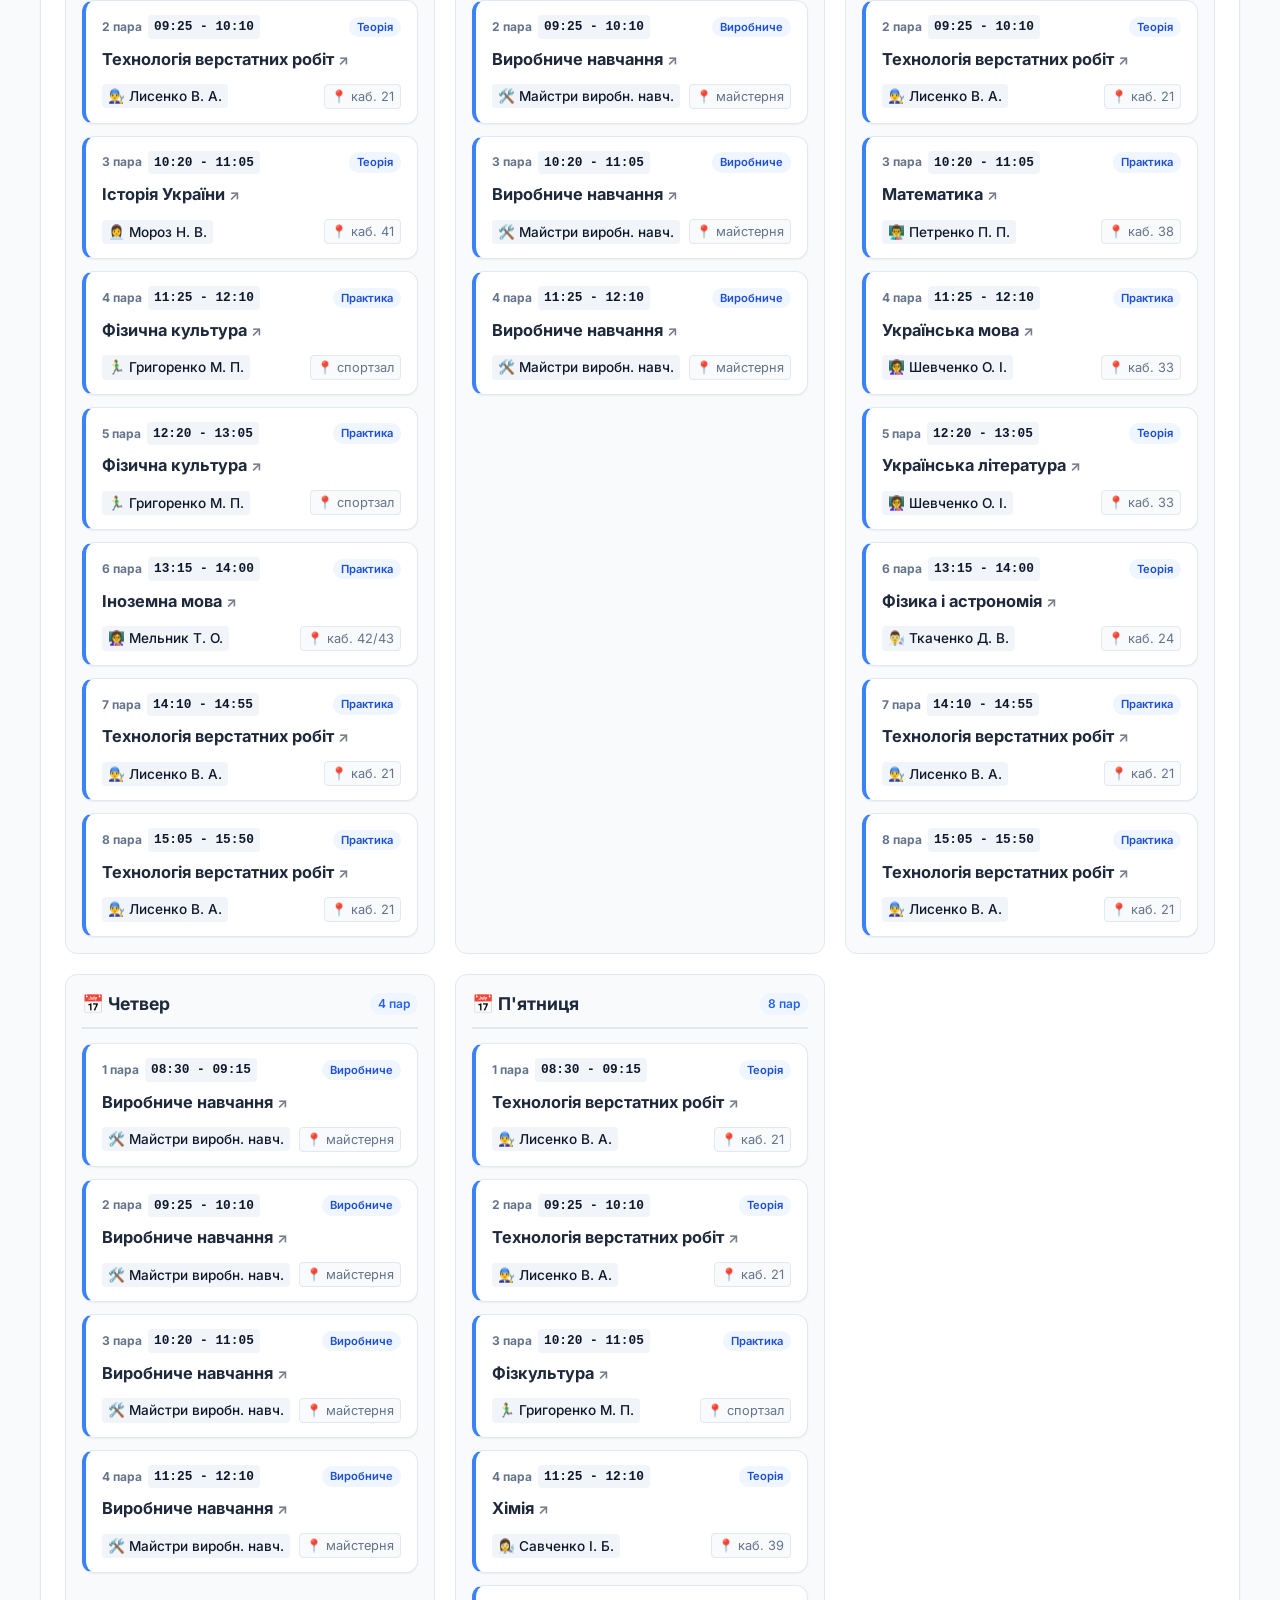
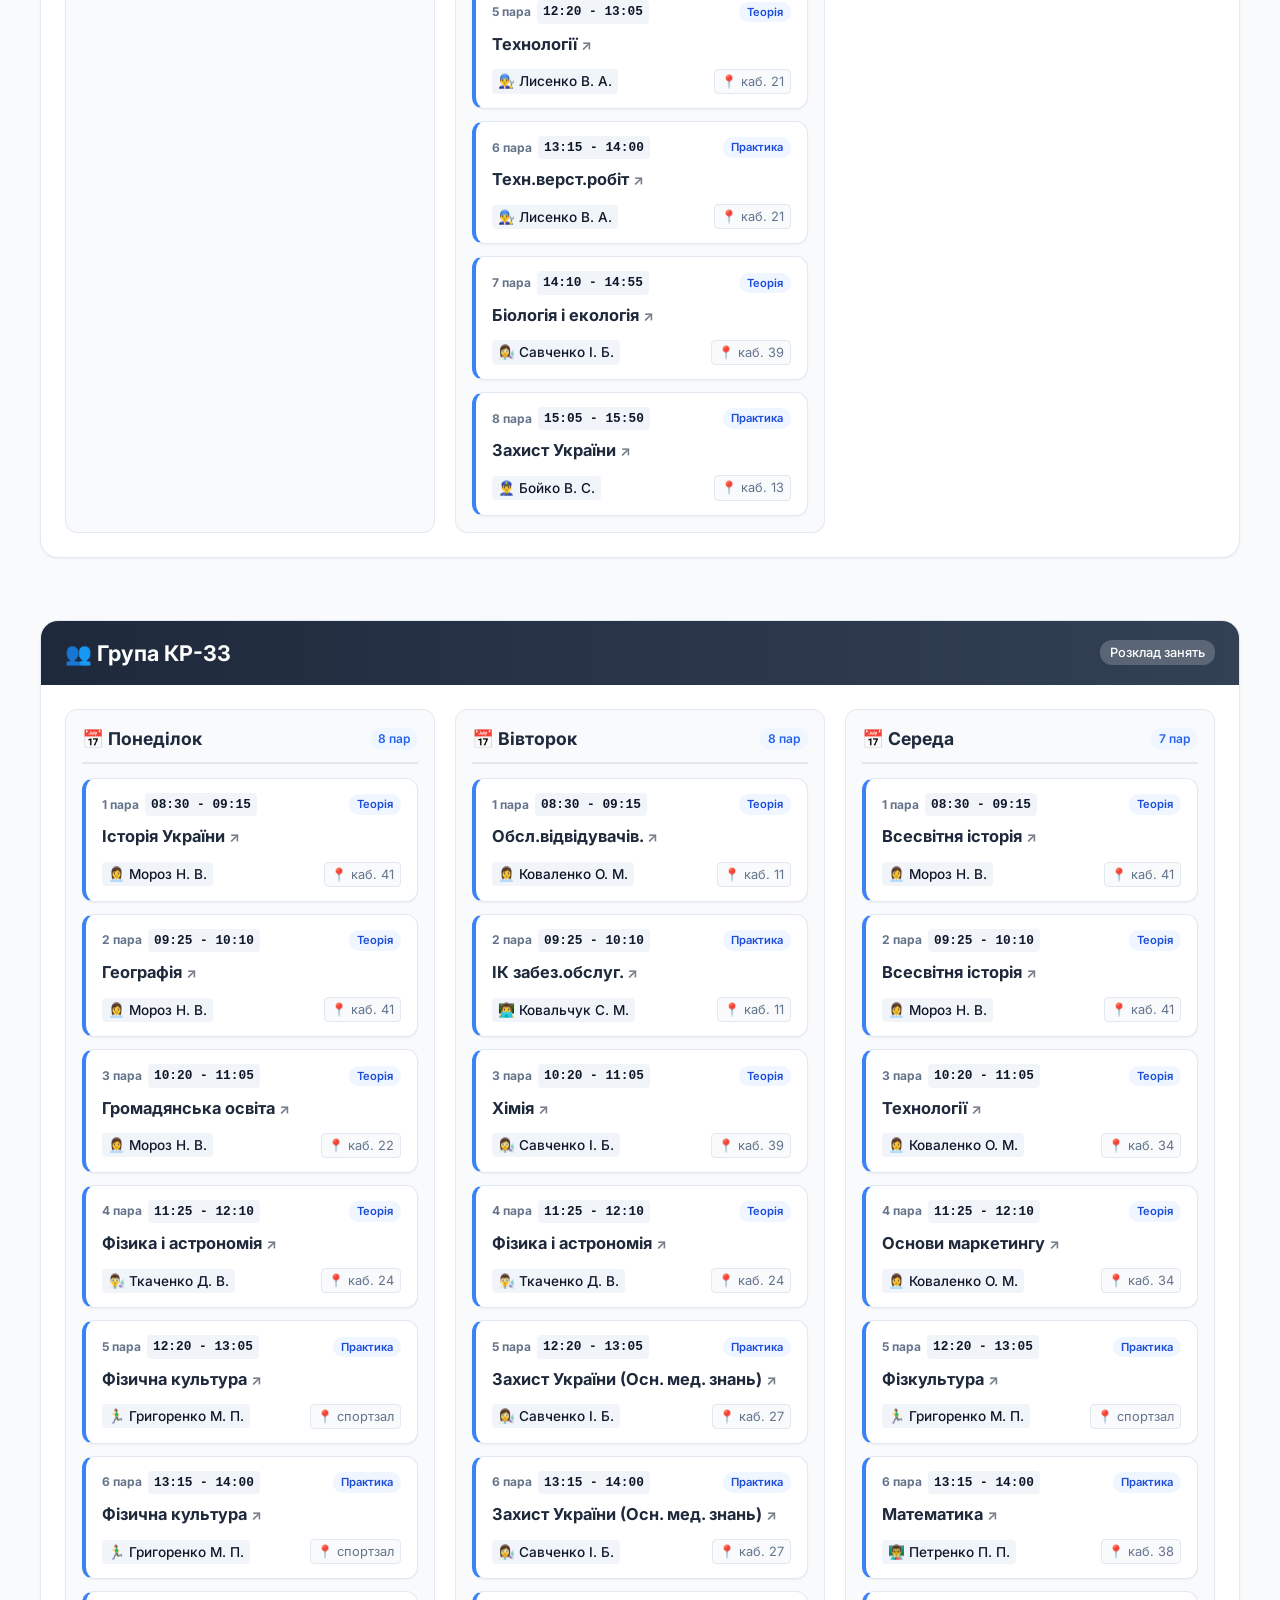
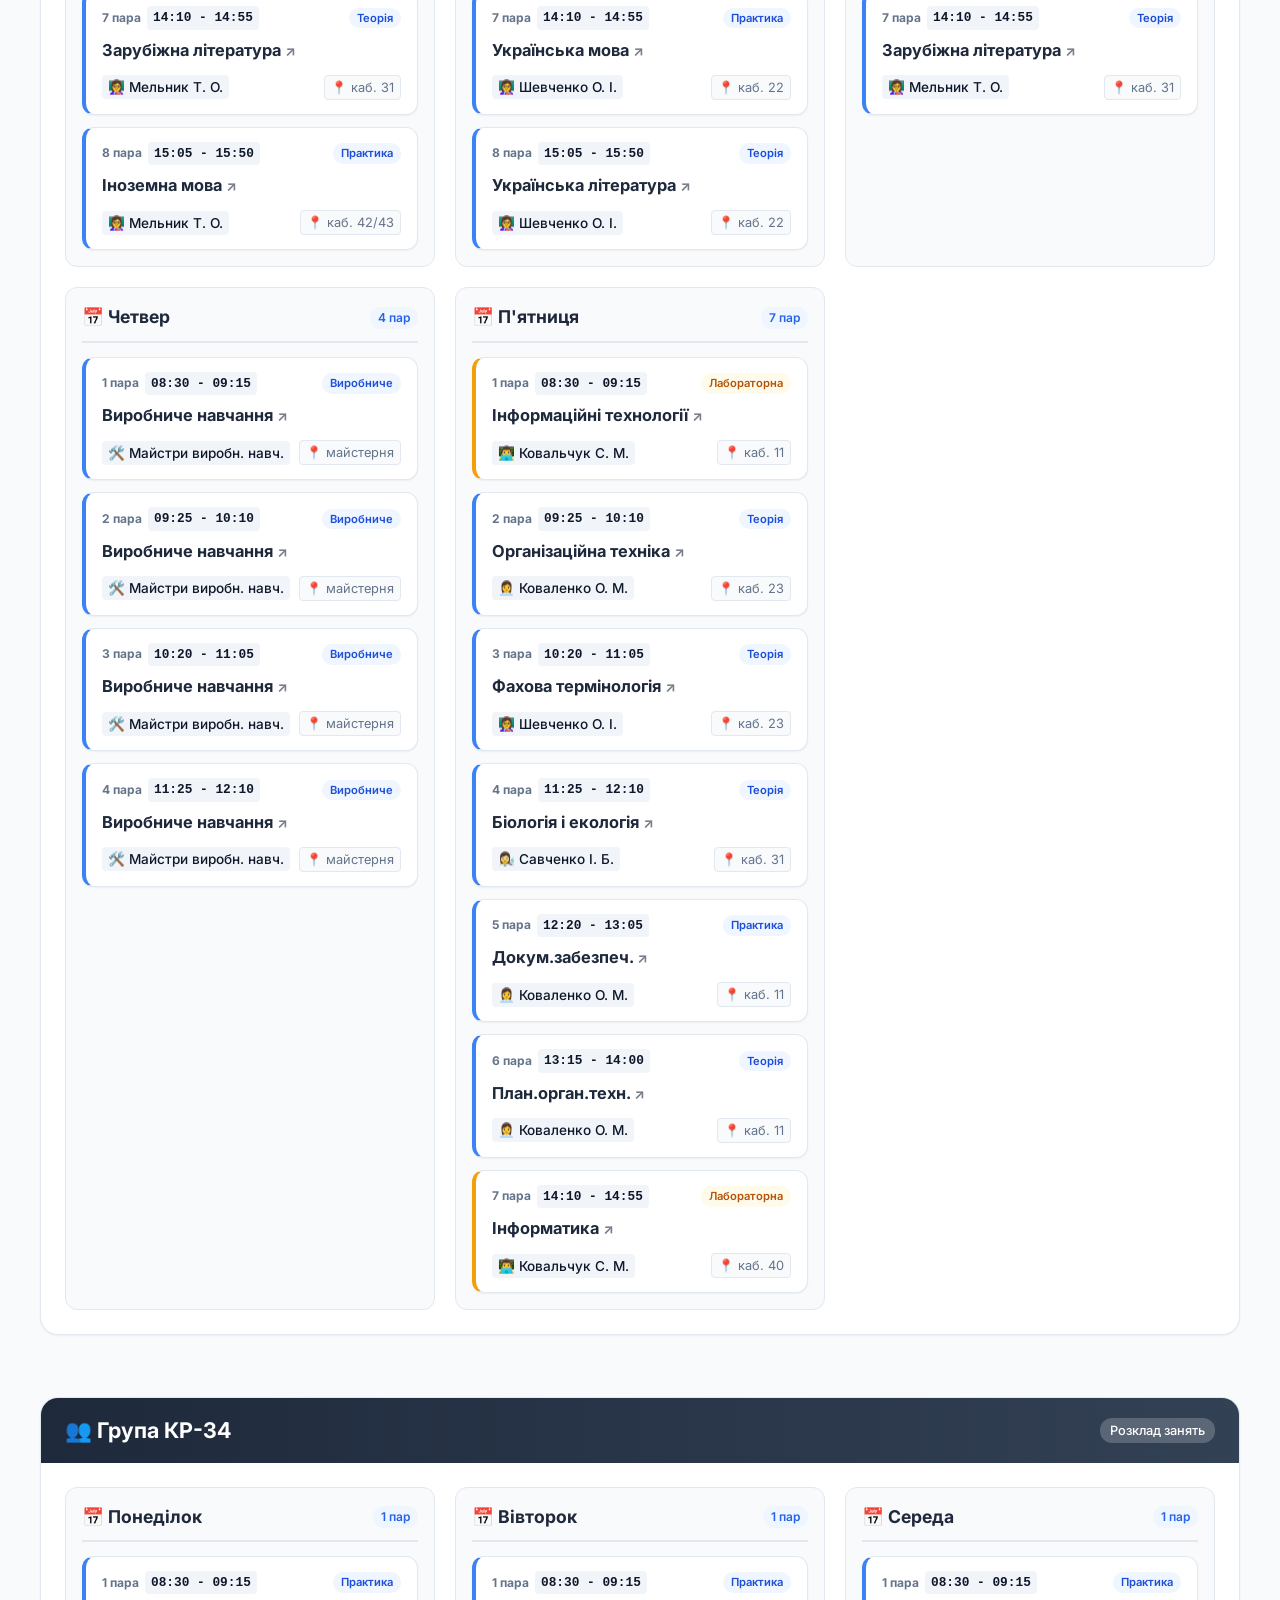
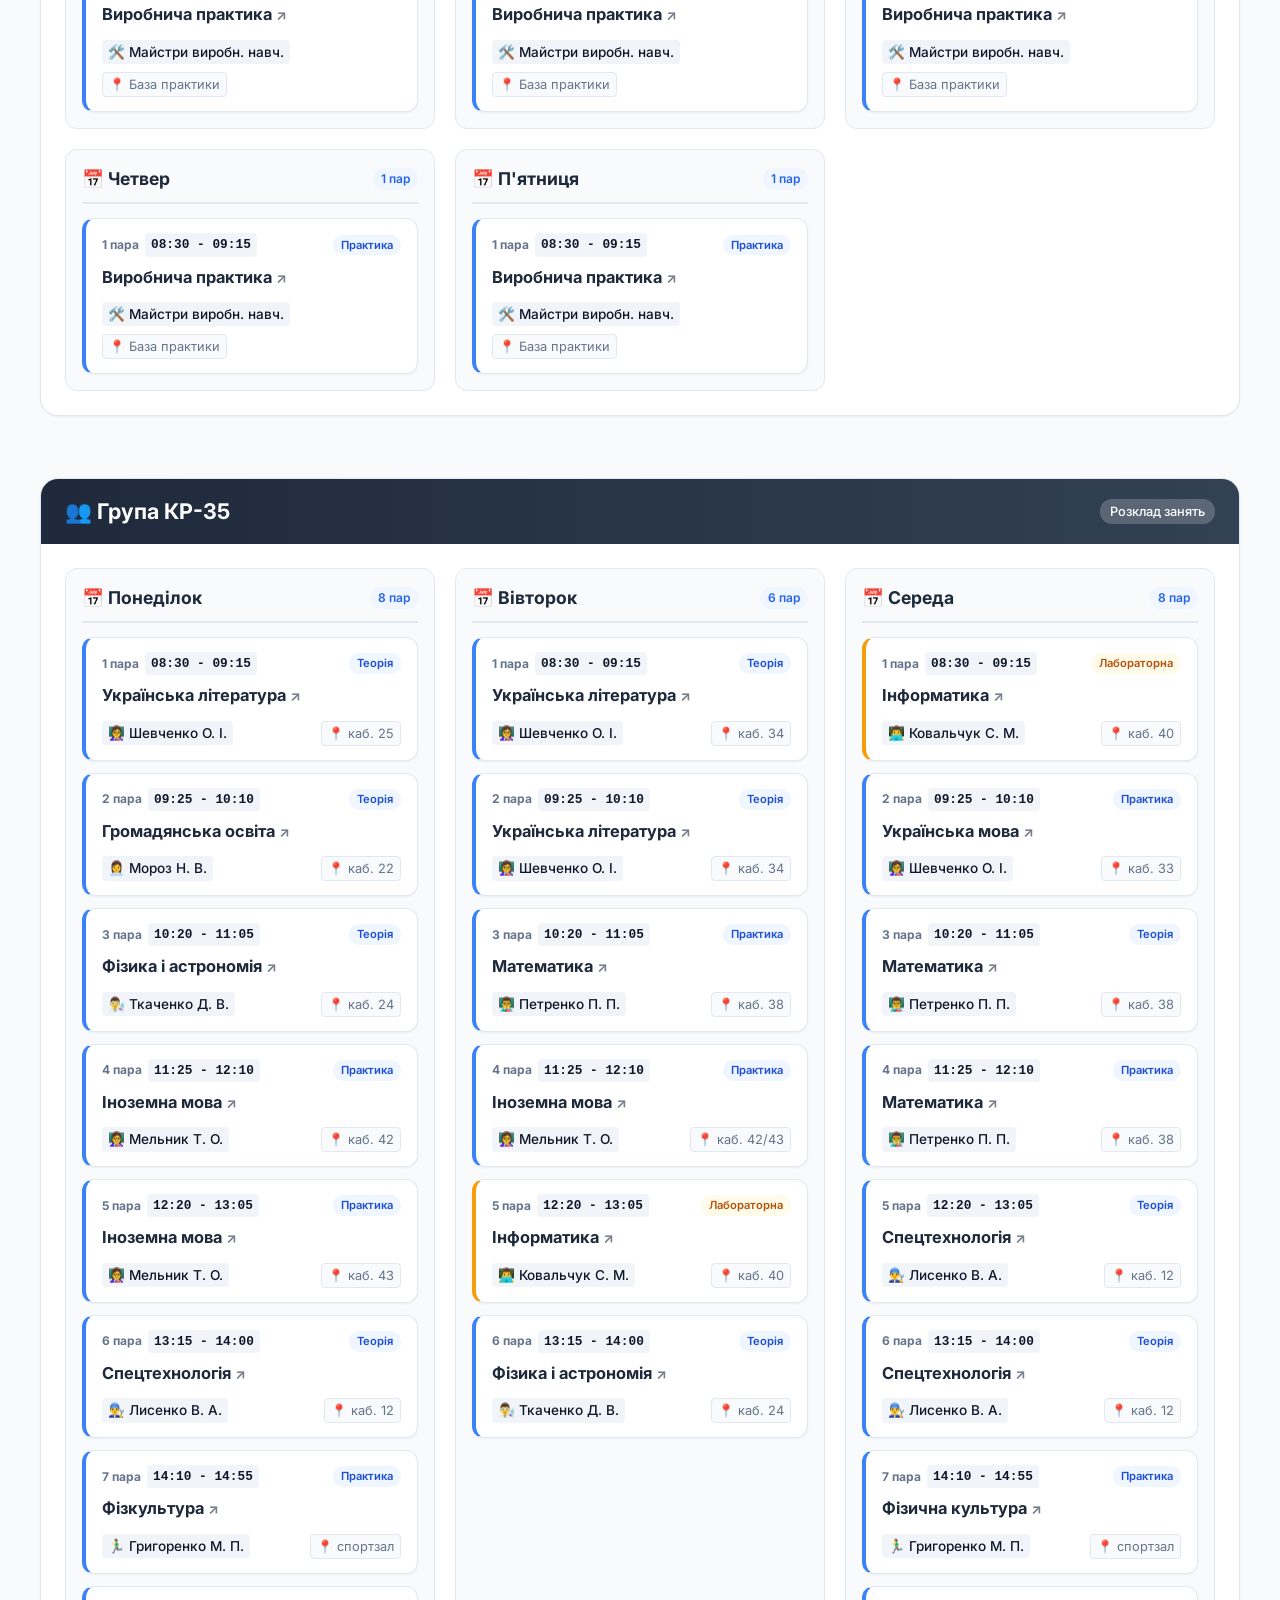
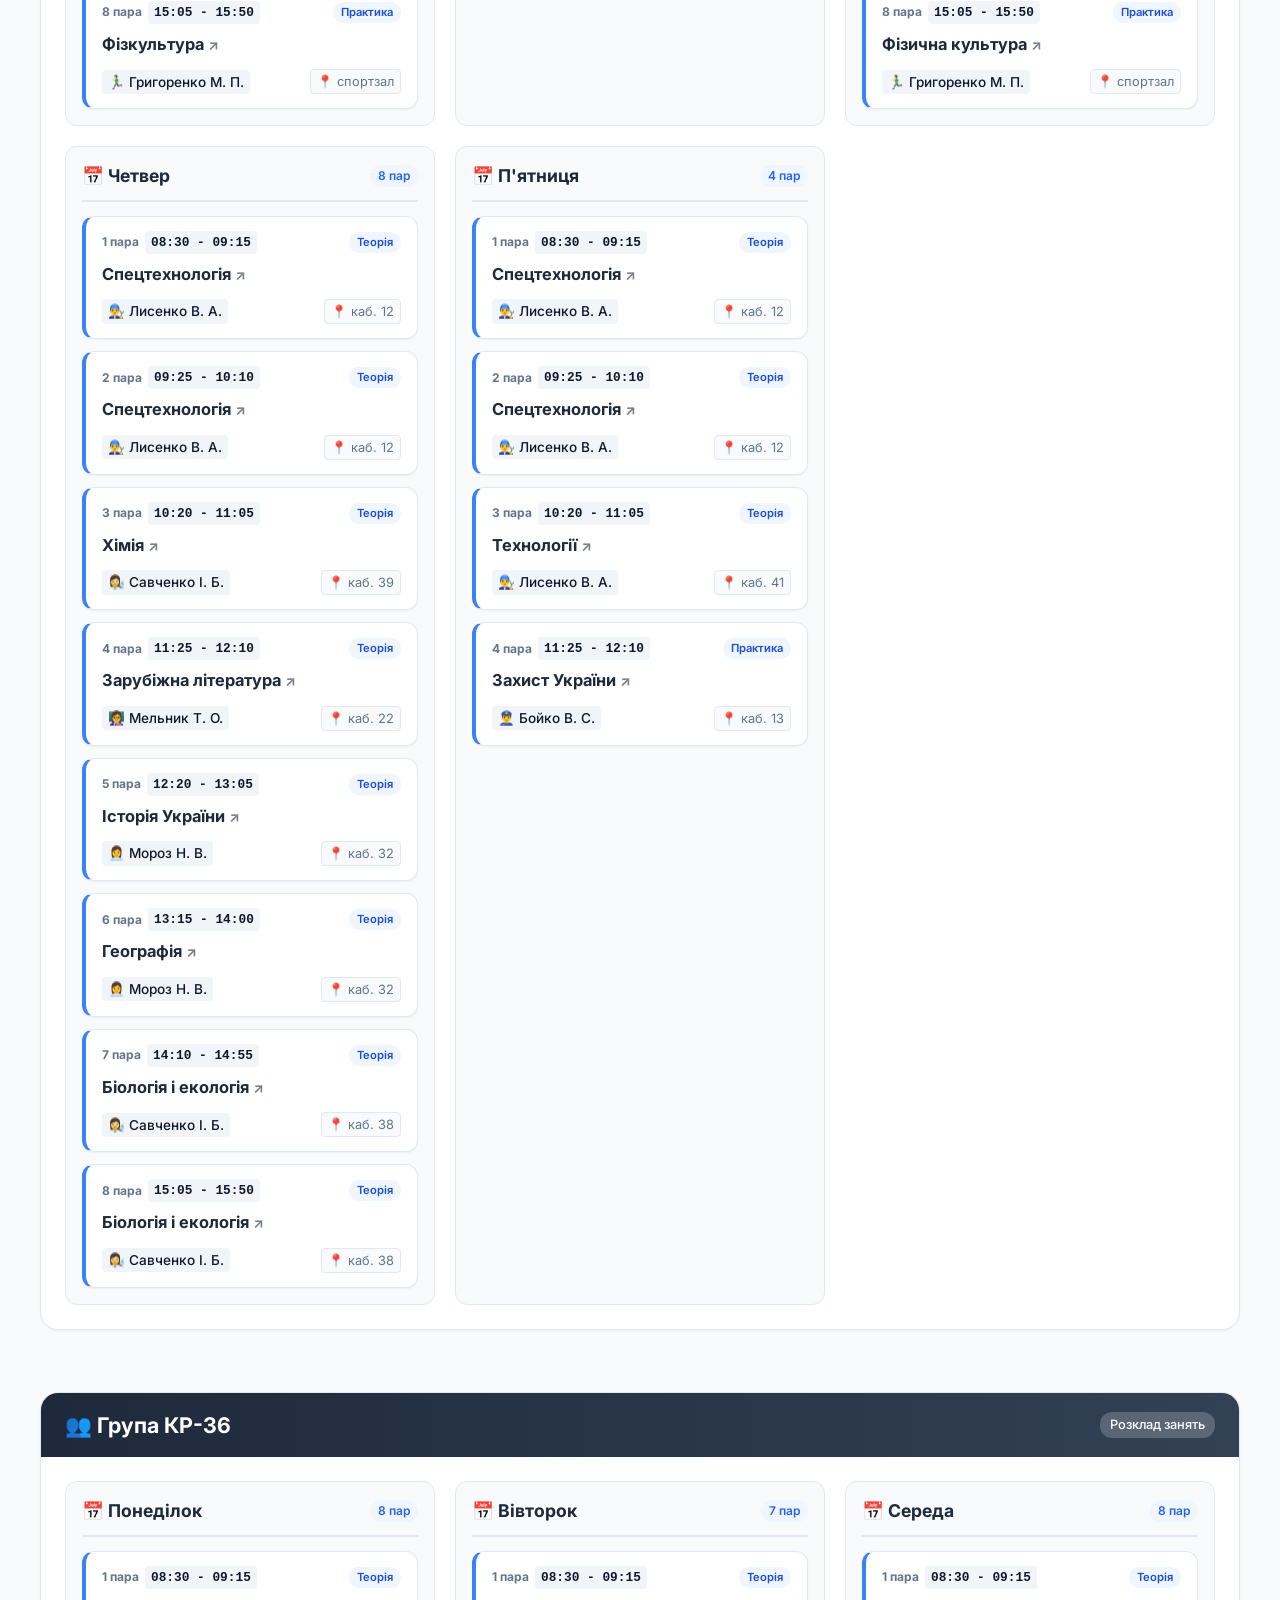
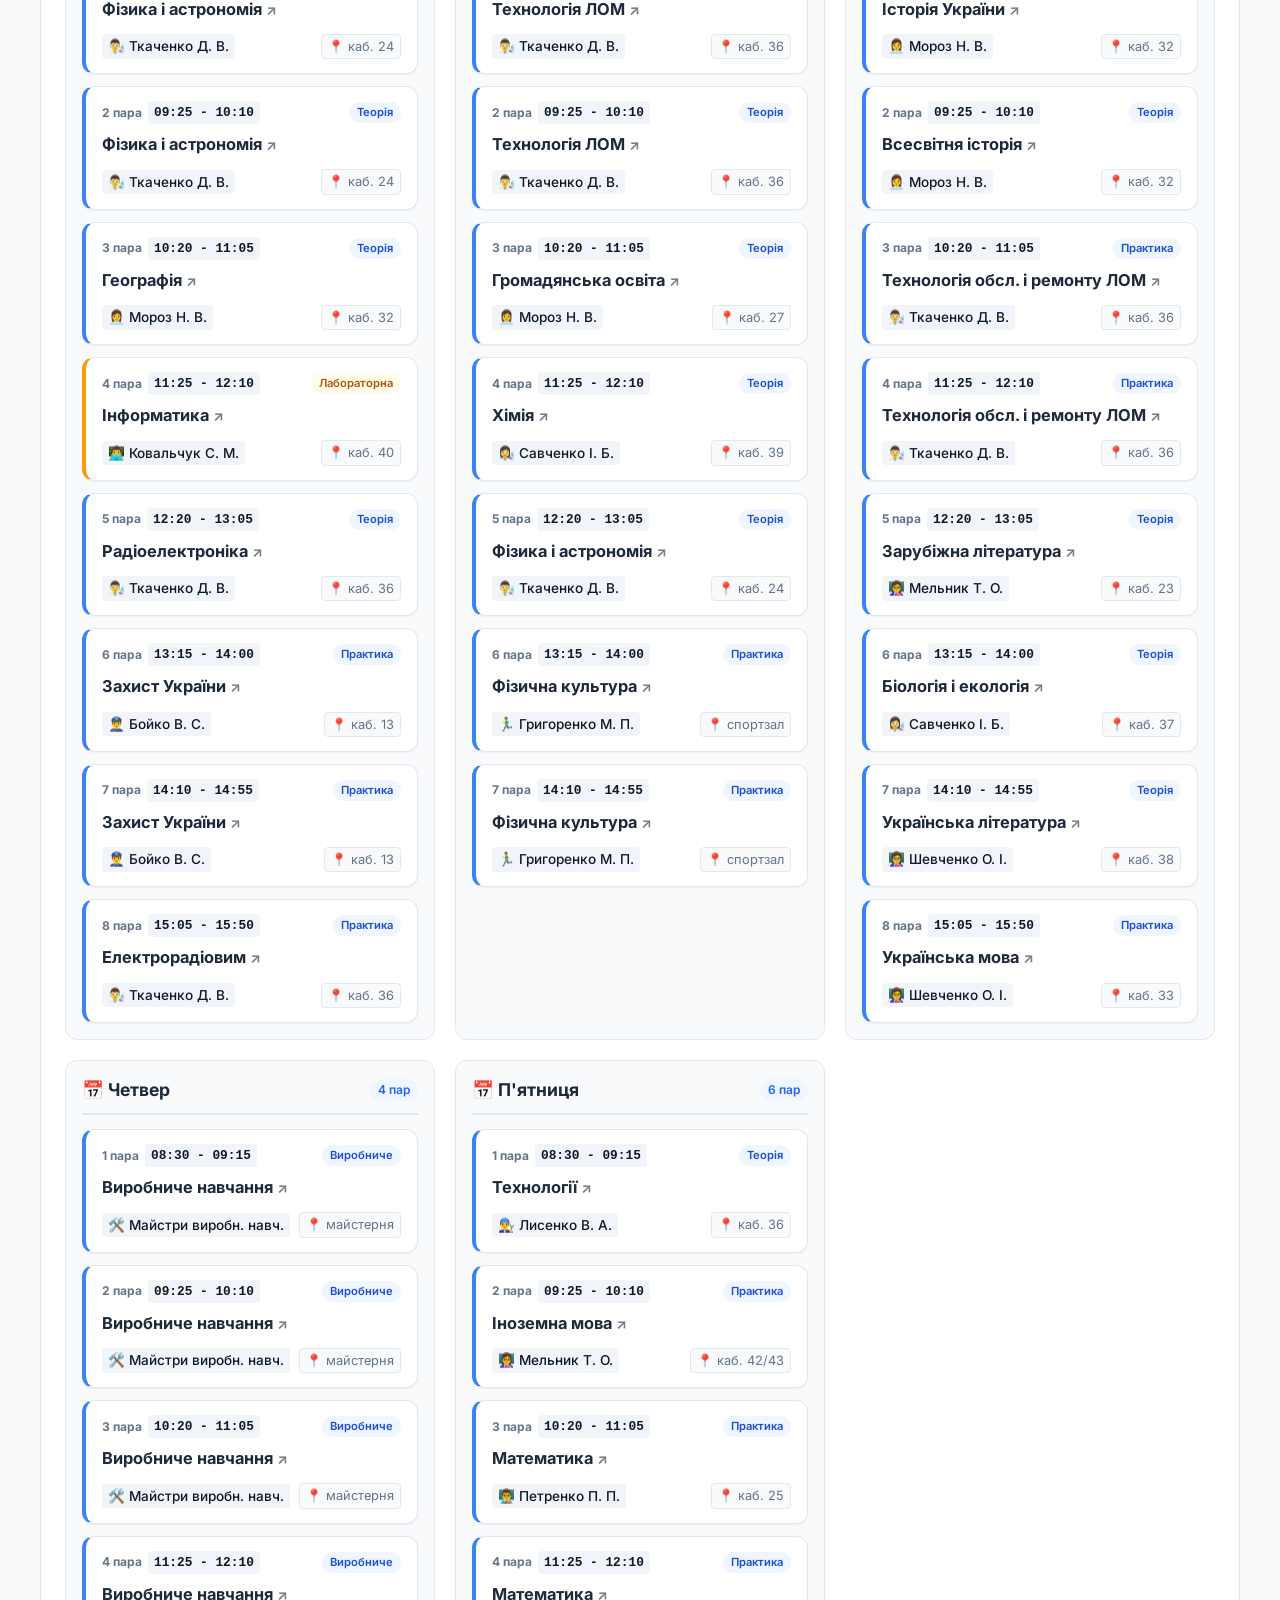
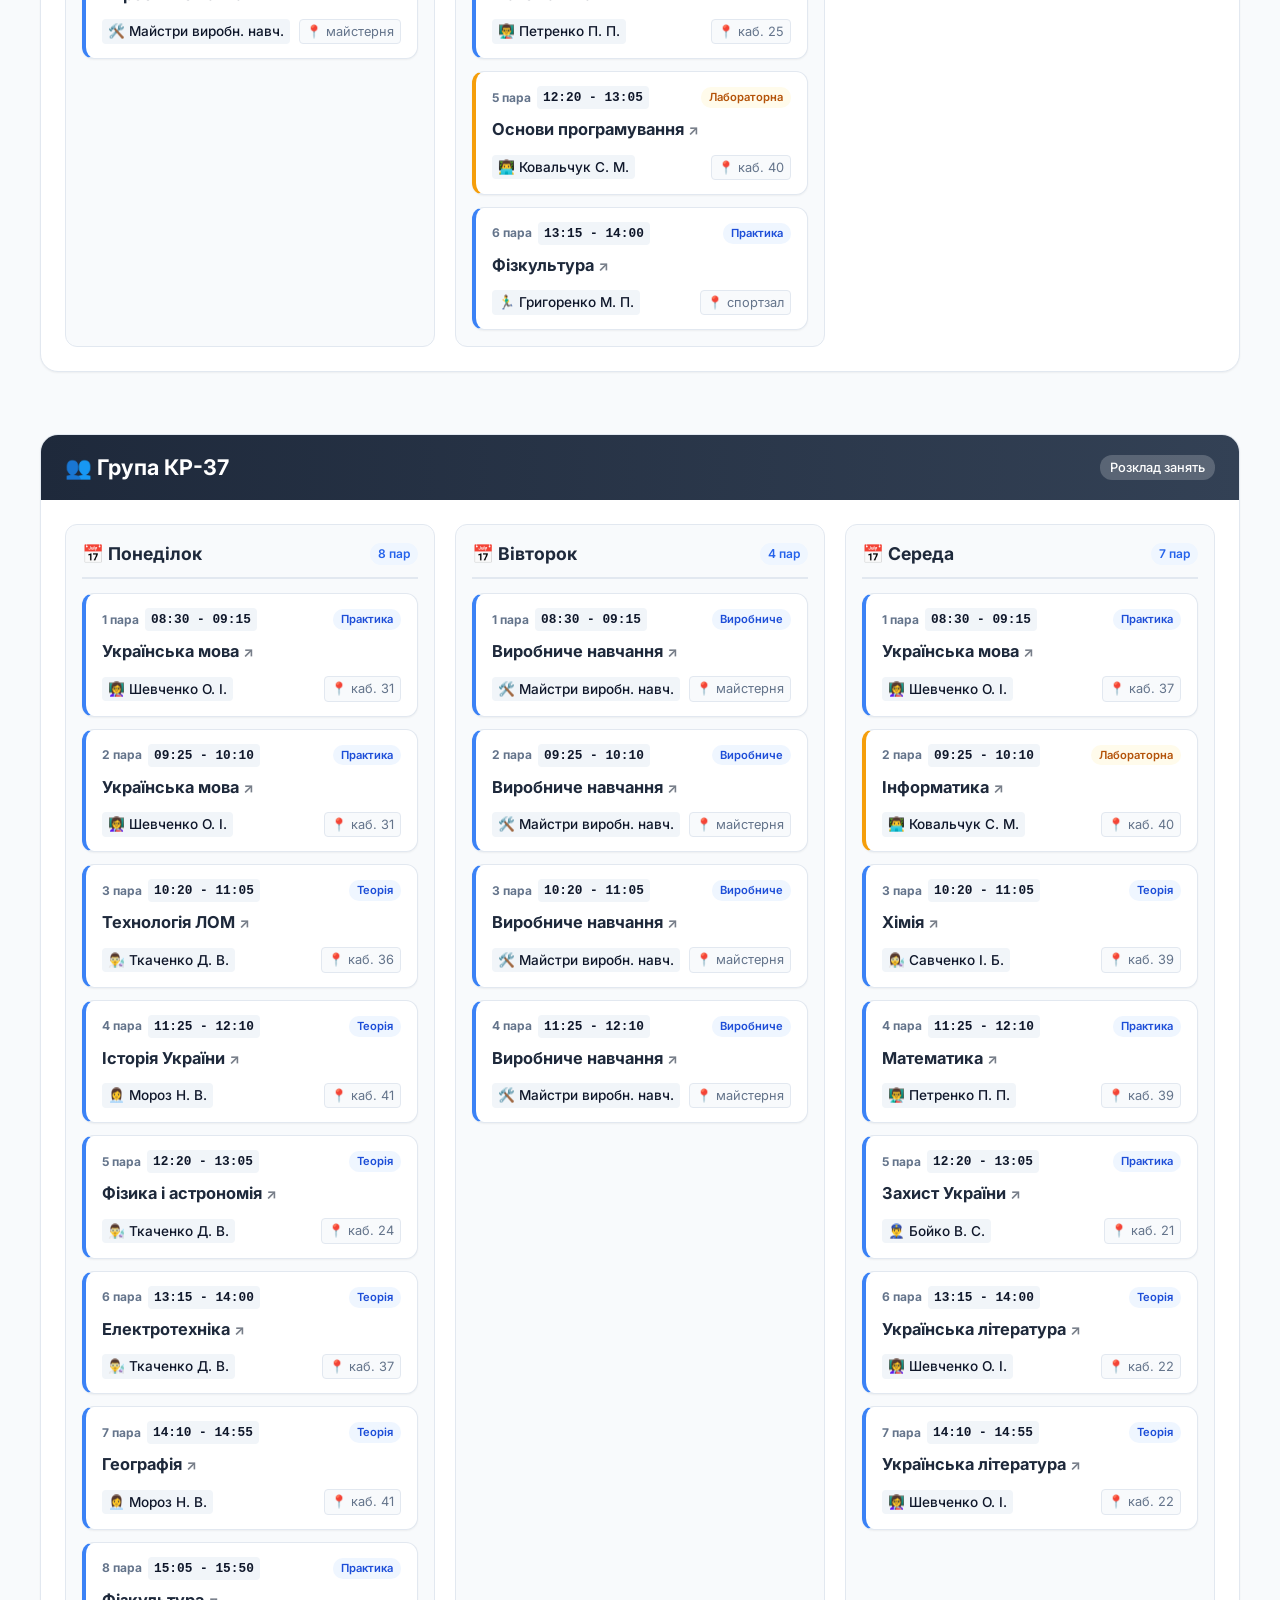
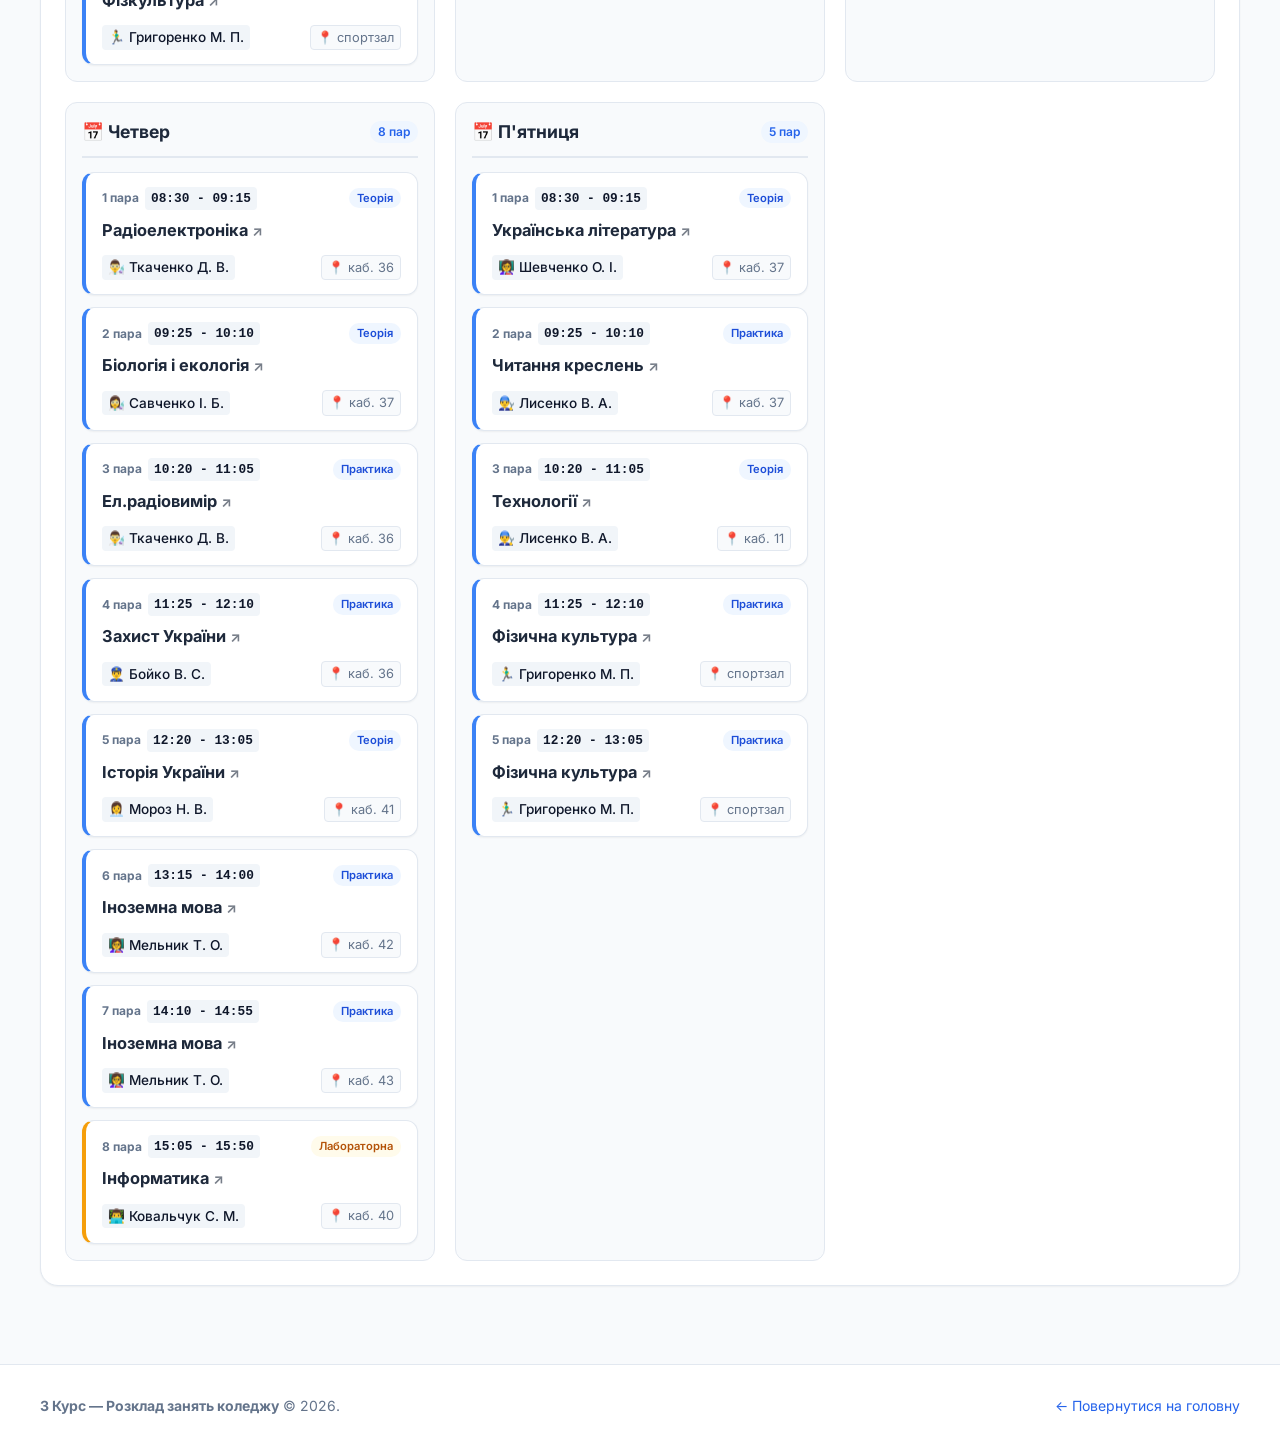
<file: course3.html>
<!DOCTYPE html>
<html lang="uk">
<head>
  <meta charset="UTF-8">
  <meta name="viewport" content="width=device-width, initial-scale=1.0">
  <title>Розклад 3 Курсу (Кр-3*) | Коледж</title>
  <link rel="stylesheet" href="style.css">
  <link rel="preconnect" href="https://fonts.googleapis.com">
  <link rel="preconnect" href="https://fonts.gstatic.com" crossorigin>
  <link href="https://fonts.googleapis.com/css2?family=Inter:wght@400;500;600;700;800&display=swap" rel="stylesheet">
</head>
<body data-page="course" data-course-id="3">

  <!-- Header -->
  <header class="site-header">
    <div class="container">
      <div class="header-inner">
        <a href="index.html" class="brand" style="text-decoration: none;">
          <img src="logo.svg" alt="МППК Логотип" style="height: 48px; width: auto; object-fit: contain;">
        </a>

        <nav>
          <ul class="nav-links">
            <li><a href="index.html" class="nav-link">Головна</a></li>
            <li><a href="course1.html" class="nav-link">1 Курс <span class="badge">Кр-1*</span></a></li>
            <li><a href="course2.html" class="nav-link">2 Курс <span class="badge">Кр-2*</span></a></li>
            <li><a href="course3.html" class="nav-link active">3 Курс <span class="badge">Кр-3*</span></a></li>
            <li><a href="course-t.html" class="nav-link">Курс Т <span class="badge">Т-1/2</span></a></li>
            <li><a href="teachers.html" class="nav-link">👨‍🏫 Викладачі</a></li>
            <li><a href="bells.html" class="nav-link">🔔 Дзвінки</a></li>
          </ul>
        </nav>
      </div>
    </div>
  </header>

  <!-- Hero Section -->
  <section class="hero">
    <div class="container">
      <div style="display: flex; justify-content: space-between; align-items: center; flex-wrap: wrap; gap: 16px;">
        <div>
          <h1 class="hero-title">Розклад 3 Курсу</h1>
          <p class="hero-subtitle">
            Відображається розклад виключно третього курсу (групи <strong>Кр-31</strong>, <strong>Кр-32</strong>, <strong>Кр-33</strong>).
            Натисніть на назву уроку для перегляду профілю та розкладу викладача.
          </p>
        </div>
        <div>
          <button class="btn btn-outline" onclick="window.print()">🖨️ Роздрукувати розклад</button>
        </div>
      </div>

      <div class="hero-meta">
        <div class="meta-pill">
          <span class="pulse-dot"></span>
          <span id="current-date-badge">Поточний день</span>
        </div>
        <div class="meta-pill">
          📅 <span id="current-week-badge">Чисельник / Знаменник</span>
        </div>
        <div class="meta-pill">
          💡 <strong>Підказка:</strong> Клікніть на предмет, щоб відкрити інформацію про викладача
        </div>
      </div>
    </div>
  </section>

  <!-- Main Content -->
  <main class="container" style="flex-grow: 1;">

    <!-- Controls Bar -->
    <div class="controls-bar">
      <!-- Filter by Group -->
      <div class="controls-row">
        <div style="display: flex; align-items: center; flex-wrap: wrap; gap: 10px;">
          <span class="controls-label">👥 Група:</span>
          <div class="pill-group" id="group-filters">
            <!-- Dynamically populated: All, Кр-31, Кр-32, Кр-33 -->
          </div>
        </div>

        <!-- Search -->
        <div class="search-input-wrapper">
          <span class="search-icon">🔍</span>
          <input type="text" id="schedule-search" placeholder="Пошук предмета, кабінету, викладача...">
        </div>
      </div>

      <!-- Filter by Day -->
      <div class="controls-row" style="border-top: 1px solid var(--border-color); padding-top: 14px;">
        <div style="display: flex; align-items: center; flex-wrap: wrap; gap: 10px;">
          <span class="controls-label">📅 День:</span>
          <div class="pill-group" id="day-filters">
            <!-- Dynamically populated: All, Пн, Вт, Ср, Чт, Пт -->
          </div>
        </div>
      </div>
    </div>

    <!-- Schedule Display Container -->
    <div id="schedule-display" class="schedule-container">
      <!-- Dynamically generated schedule cards will appear here -->
    </div>

  </main>

  <!-- Footer -->
  <footer class="site-footer">
    <div class="container">
      <div class="footer-inner">
        <div>
          <strong>3 Курс — Розклад занять коледжу</strong> © 2026.
        </div>
        <div>
          <a href="index.html">← Повернутися на головну</a>
        </div>
      </div>
    </div>
  </footer>

  <script src="data.js"></script>
  <script src="script.js"></script>
</body>
</html>
</file>
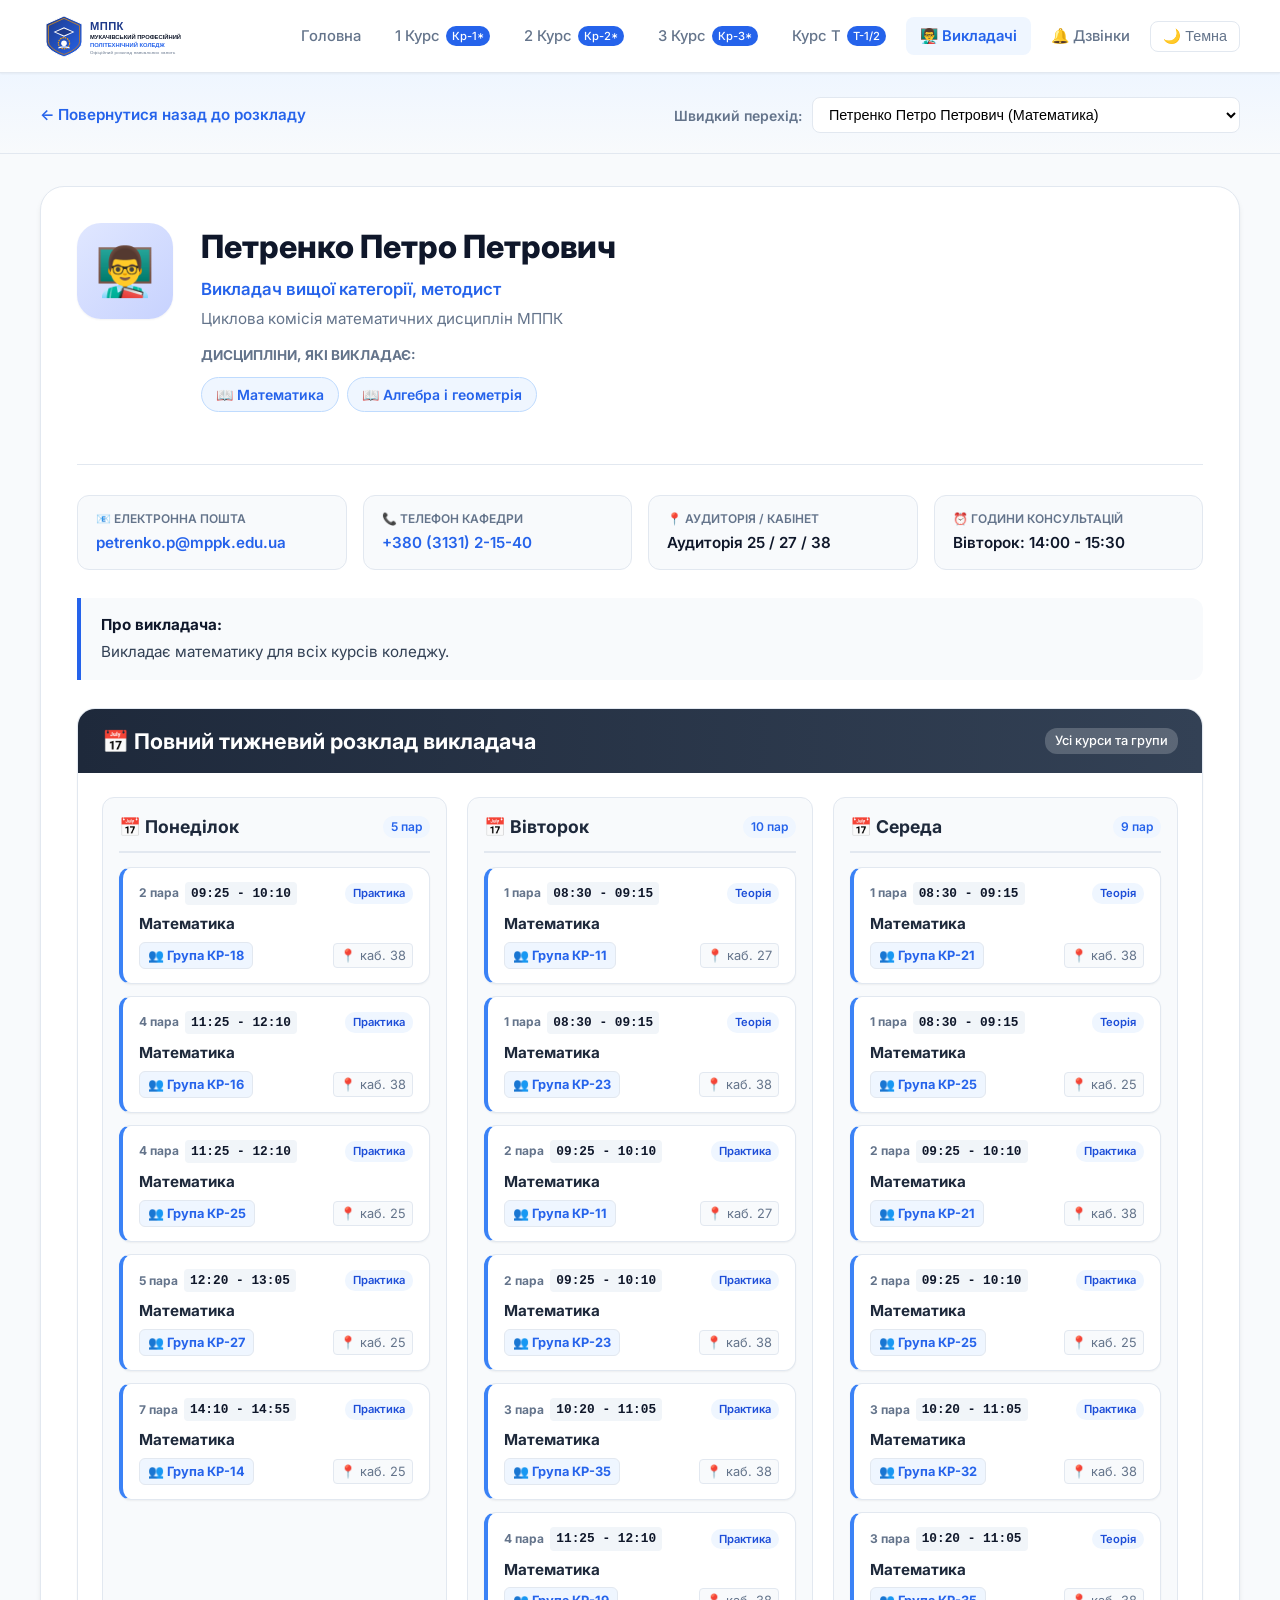
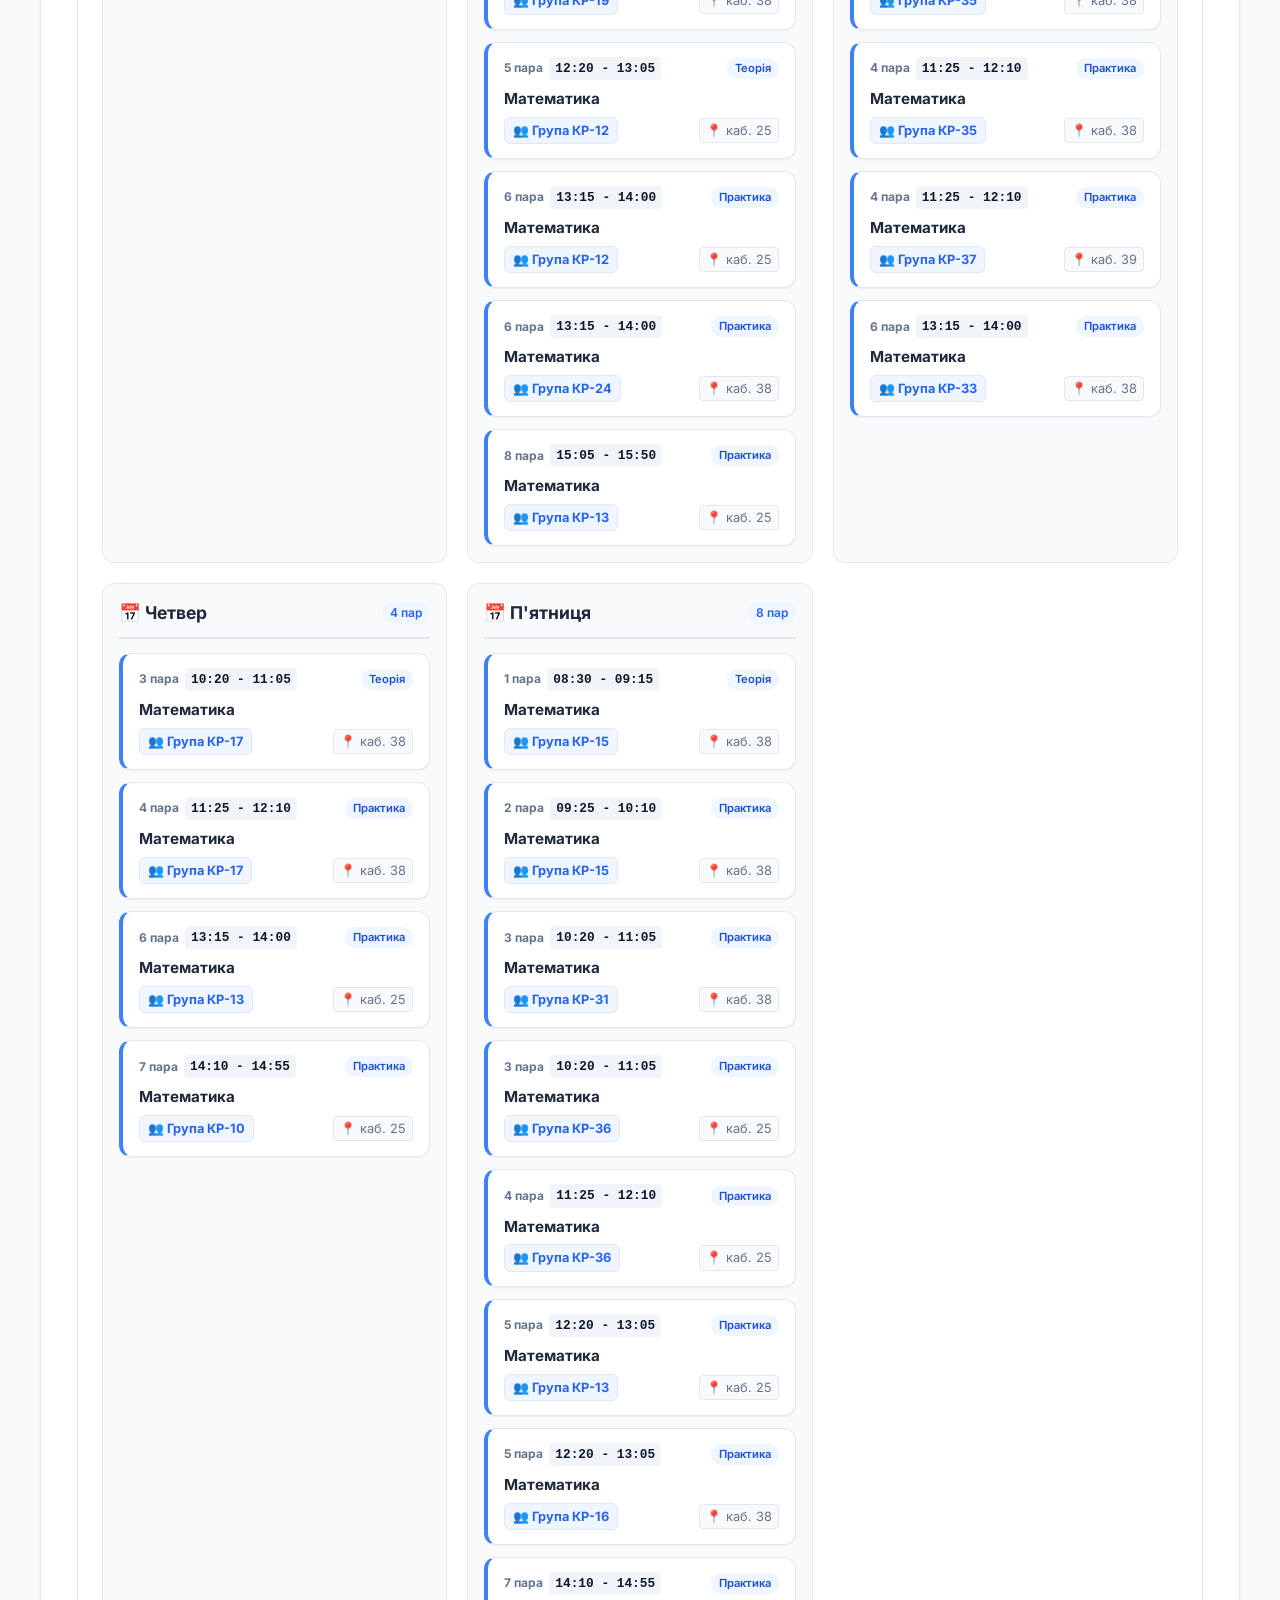
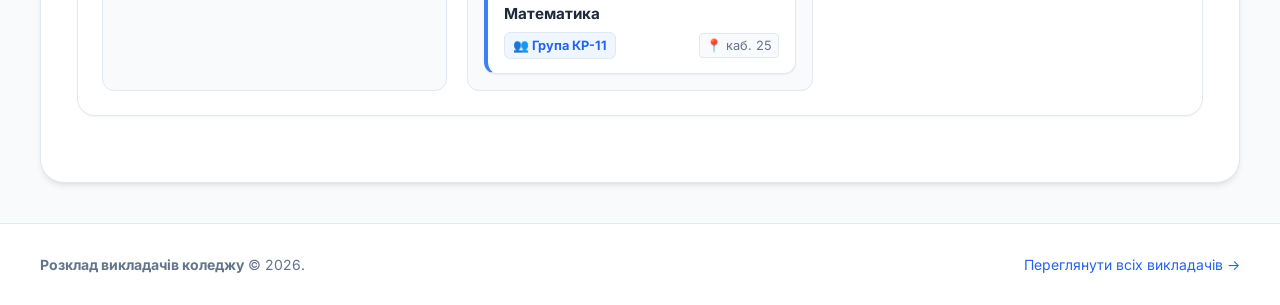
<file: teacher.html>
<!DOCTYPE html>
<html lang="uk">
<head>
  <meta charset="UTF-8">
  <meta name="viewport" content="width=device-width, initial-scale=1.0">
  <title>Профіль та розклад викладача | Коледж</title>
  <link rel="stylesheet" href="style.css">
  <link rel="preconnect" href="https://fonts.googleapis.com">
  <link rel="preconnect" href="https://fonts.gstatic.com" crossorigin>
  <link href="https://fonts.googleapis.com/css2?family=Inter:wght@400;500;600;700;800&display=swap" rel="stylesheet">
</head>
<body data-page="teacher">

  <!-- Header -->
  <header class="site-header">
    <div class="container">
      <div class="header-inner">
        <a href="index.html" class="brand" style="text-decoration: none;">
          <img src="logo.svg" alt="МППК Логотип" style="height: 48px; width: auto; object-fit: contain;">
        </a>

        <nav>
          <ul class="nav-links">
            <li><a href="index.html" class="nav-link">Головна</a></li>
            <li><a href="course1.html" class="nav-link">1 Курс <span class="badge">Кр-1*</span></a></li>
            <li><a href="course2.html" class="nav-link">2 Курс <span class="badge">Кр-2*</span></a></li>
            <li><a href="course3.html" class="nav-link">3 Курс <span class="badge">Кр-3*</span></a></li>
            <li><a href="course-t.html" class="nav-link">Курс Т <span class="badge">Т-1/2</span></a></li>
            <li><a href="teachers.html" class="nav-link active">👨‍🏫 Викладачі</a></li>
            <li><a href="bells.html" class="nav-link">🔔 Дзвінки</a></li>
          </ul>
        </nav>
      </div>
    </div>
  </header>

  <!-- Hero / Navigation Back -->
  <section class="hero" style="padding: 24px 0 20px;">
    <div class="container">
      <div style="display: flex; justify-content: space-between; align-items: center; flex-wrap: wrap; gap: 14px;">
        <a href="javascript:history.back()" class="back-link" style="margin: 0;">
          ← Повернутися назад до розкладу
        </a>

        <div style="display: flex; align-items: center; gap: 10px;">
          <span style="font-size: 0.875rem; color: var(--text-muted); font-weight: 600;">Швидкий перехід:</span>
          <select id="teacher-selector" style="padding: 8px 12px; border-radius: 8px; border: 1px solid var(--border-color); font-size: 0.9rem; background: white; outline: none; cursor: pointer;">
            <!-- Populated dynamically -->
          </select>
        </div>
      </div>
    </div>
  </section>

  <!-- Main Content -->
  <main class="container" style="flex-grow: 1;">

    <!-- Teacher Profile Card -->
    <div class="teacher-profile-card">
      <div class="teacher-header">
        <div class="teacher-avatar-large" id="teacher-avatar">
          👨‍🏫
        </div>

        <div class="teacher-info-main">
          <h1 class="teacher-name" id="teacher-name">Завантаження...</h1>
          <div class="teacher-title" id="teacher-title">Посада викладача</div>
          <div class="teacher-dept" id="teacher-dept">Кафедра / Циклова комісія</div>

          <div style="margin-top: 14px;">
            <div style="font-size: 0.85rem; font-weight: 700; color: var(--text-muted); text-transform: uppercase; margin-bottom: 6px;">
              Дисципліни, які викладає:
            </div>
            <div class="teacher-subjects-list" id="teacher-subjects">
              <!-- Populated dynamically -->
            </div>
          </div>
        </div>
      </div>

      <!-- Contacts & Room Info -->
      <div class="teacher-contacts-grid">
        <div class="contact-card">
          <div class="contact-label">📧 Електронна пошта</div>
          <div class="contact-value" id="teacher-email">—</div>
        </div>
        <div class="contact-card">
          <div class="contact-label">📞 Телефон кафедри</div>
          <div class="contact-value" id="teacher-phone">—</div>
        </div>
        <div class="contact-card">
          <div class="contact-label">📍 Аудиторія / Кабінет</div>
          <div class="contact-value" id="teacher-room">—</div>
        </div>
        <div class="contact-card">
          <div class="contact-label">⏰ Години консультацій</div>
          <div class="contact-value" id="teacher-consultations">—</div>
        </div>
      </div>

      <!-- Bio / Note -->
      <div class="teacher-bio">
        <strong>Про викладача:</strong>
        <p id="teacher-bio" style="margin-top: 4px; color: #334155;"></p>
      </div>

      <!-- Schedule of this Teacher -->
      <div id="teacher-schedule-container">
        <!-- Weekly schedule for this teacher will be rendered dynamically -->
      </div>

    </div>

  </main>

  <!-- Footer -->
  <footer class="site-footer">
    <div class="container">
      <div class="footer-inner">
        <div>
          <strong>Розклад викладачів коледжу</strong> © 2026.
        </div>
        <div>
          <a href="teachers.html">Переглянути всіх викладачів →</a>
        </div>
      </div>
    </div>
  </footer>

  <script src="data.js"></script>
  <script src="script.js"></script>
</body>
</html>
</file>
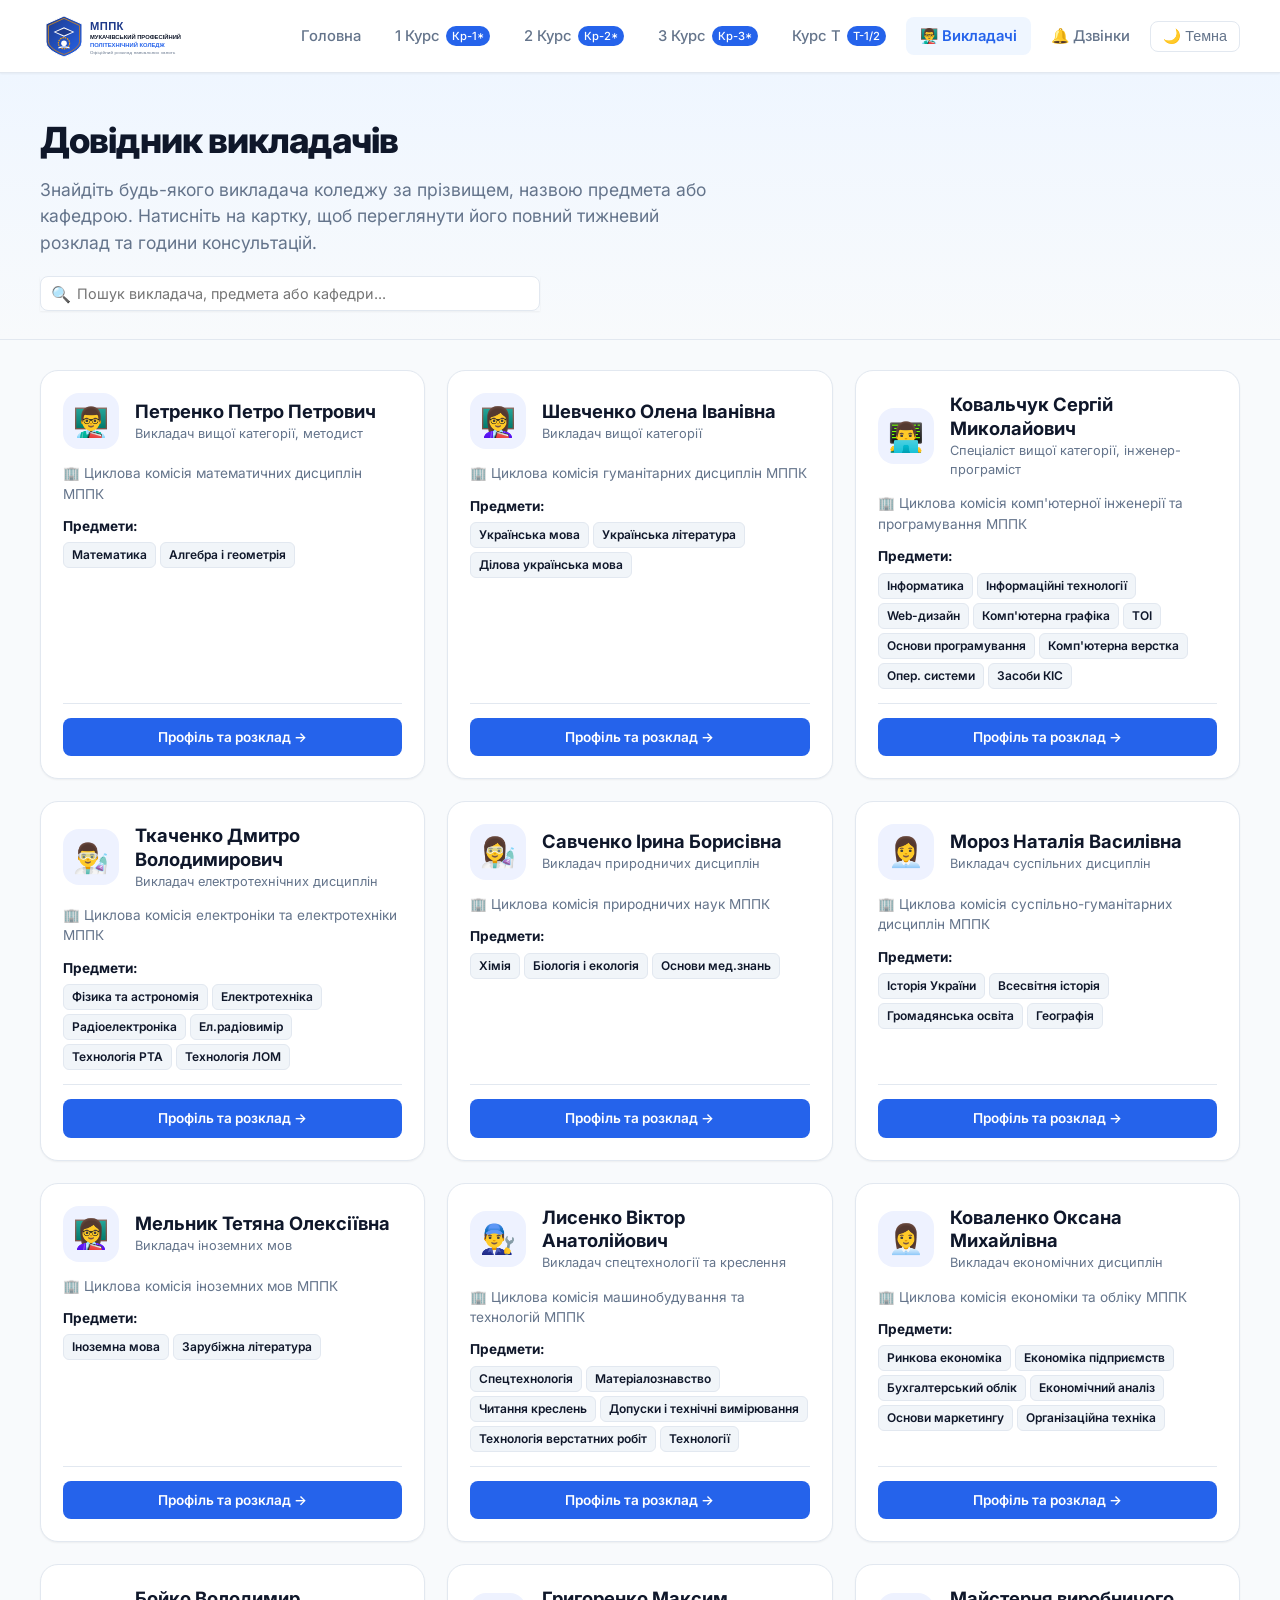
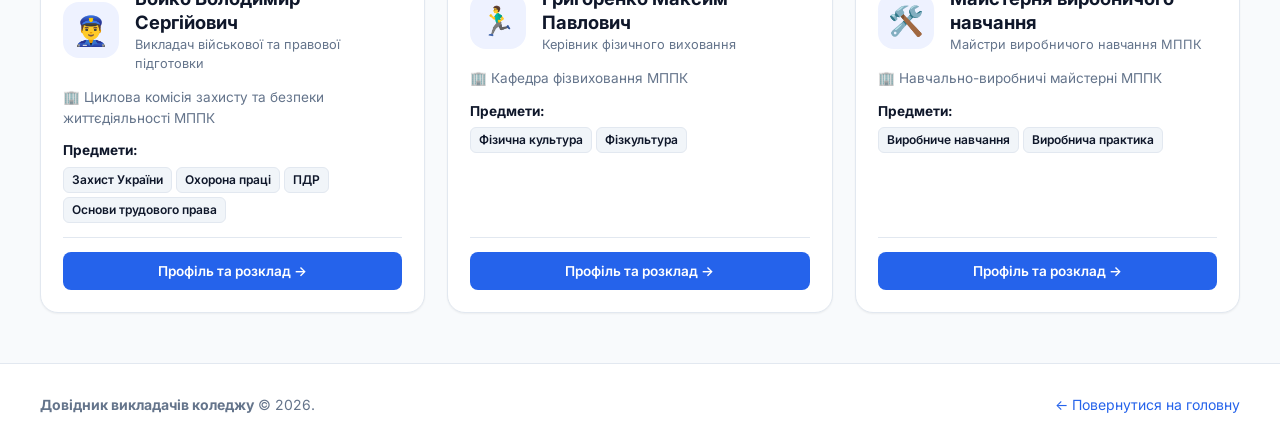
<file: teachers.html>
<!DOCTYPE html>
<html lang="uk">
<head>
  <meta charset="UTF-8">
  <meta name="viewport" content="width=device-width, initial-scale=1.0">
  <title>Викладачі коледжу | Довідник та розклад</title>
  <link rel="stylesheet" href="style.css">
  <link rel="preconnect" href="https://fonts.googleapis.com">
  <link rel="preconnect" href="https://fonts.gstatic.com" crossorigin>
  <link href="https://fonts.googleapis.com/css2?family=Inter:wght@400;500;600;700;800&display=swap" rel="stylesheet">
</head>
<body data-page="teachers-list">

  <!-- Header -->
  <header class="site-header">
    <div class="container">
      <div class="header-inner">
        <a href="index.html" class="brand" style="text-decoration: none;">
          <img src="logo.svg" alt="МППК Логотип" style="height: 48px; width: auto; object-fit: contain;">
        </a>

        <nav>
          <ul class="nav-links">
            <li><a href="index.html" class="nav-link">Головна</a></li>
            <li><a href="course1.html" class="nav-link">1 Курс <span class="badge">Кр-1*</span></a></li>
            <li><a href="course2.html" class="nav-link">2 Курс <span class="badge">Кр-2*</span></a></li>
            <li><a href="course3.html" class="nav-link">3 Курс <span class="badge">Кр-3*</span></a></li>
            <li><a href="course-t.html" class="nav-link">Курс Т <span class="badge">Т-1/2</span></a></li>
            <li><a href="teachers.html" class="nav-link active">👨‍🏫 Викладачі</a></li>
            <li><a href="bells.html" class="nav-link">🔔 Дзвінки</a></li>
          </ul>
        </nav>
      </div>
    </div>
  </header>

  <!-- Hero Section -->
  <section class="hero">
    <div class="container">
      <h1 class="hero-title">Довідник викладачів</h1>
      <p class="hero-subtitle">
        Знайдіть будь-якого викладача коледжу за прізвищем, назвою предмета або кафедрою.
        Натисніть на картку, щоб переглянути його повний тижневий розклад та години консультацій.
      </p>

      <div style="margin-top: 20px; max-width: 500px;">
        <div class="search-input-wrapper" style="box-shadow: var(--shadow-sm);">
          <span class="search-icon">🔍</span>
          <input type="text" id="teachers-search" placeholder="Пошук викладача, предмета або кафедри...">
        </div>
      </div>
    </div>
  </section>

  <!-- Main Content -->
  <main class="container" style="flex-grow: 1;">
    <div class="teachers-grid" id="teachers-grid">
      <!-- Dynamically generated teacher cards will appear here -->
    </div>
  </main>

  <!-- Footer -->
  <footer class="site-footer">
    <div class="container">
      <div class="footer-inner">
        <div>
          <strong>Довідник викладачів коледжу</strong> © 2026.
        </div>
        <div>
          <a href="index.html">← Повернутися на головну</a>
        </div>
      </div>
    </div>
  </footer>

  <script src="data.js"></script>
  <script src="script.js"></script>
</body>
</html>
</file>
<file: style.css>
/* ========================================================
   College Schedule - Modern Stylesheet
   ======================================================== */

:root {
  --primary: #2563eb;
  --primary-hover: #1d4ed8;
  --primary-light: #eff6ff;
  --primary-border: #bfdbfe;
  
  --secondary: #4f46e5;
  --secondary-light: #eef2ff;

  --accent: #0ea5e9;
  --accent-light: #e0f2fe;

  --bg-main: #f8fafc;
  --bg-card: #ffffff;
  --bg-header: #ffffff;
  --bg-hover: #f1f5f9;

  --text-main: #0f172a;
  --text-muted: #64748b;
  --text-light: #94a3b8;

  --border-color: #e2e8f0;
  --border-focus: #3b82f6;

  --success: #10b981;
  --success-bg: #ecfdf5;
  --warning: #f59e0b;
  --warning-bg: #fffbeb;
  --danger: #ef4444;
  --danger-bg: #fef2f2;
  --info: #0284c7;
  --info-bg: #f0f9ff;

  --radius-sm: 8px;
  --radius-md: 12px;
  --radius-lg: 18px;
  --radius-xl: 24px;

  --shadow-sm: 0 1px 2px 0 rgba(0, 0, 0, 0.05);
  --shadow-md: 0 4px 6px -1px rgba(0, 0, 0, 0.08), 0 2px 4px -2px rgba(0, 0, 0, 0.05);
  --shadow-lg: 0 10px 15px -3px rgba(0, 0, 0, 0.08), 0 4px 6px -4px rgba(0, 0, 0, 0.03);
  --shadow-hover: 0 14px 25px -4px rgba(37, 99, 235, 0.12), 0 6px 10px -4px rgba(0, 0, 0, 0.05);

  --font-sans: 'Inter', -apple-system, BlinkMacSystemFont, "Segoe UI", Roboto, "Helvetica Neue", Arial, sans-serif;
  --transition: all 0.2s cubic-bezier(0.4, 0, 0.2, 1);
}

/* Dark Theme Variables */
[data-theme="dark"] {
  --bg-main: #0f172a;
  --bg-card: #1e293b;
  --bg-header: #1e293b;
  --bg-hover: #334155;

  --text-main: #f8fafc;
  --text-muted: #94a3b8;
  --text-light: #64748b;

  --border-color: #334155;
  --primary-light: #1e3a8a;
  --primary-border: #3b82f6;

  --shadow-sm: 0 1px 3px 0 rgba(0, 0, 0, 0.3);
  --shadow-md: 0 4px 6px -1px rgba(0, 0, 0, 0.4);
  --shadow-lg: 0 10px 15px -3px rgba(0, 0, 0, 0.5);
}

/* Base Styles */
* {
  box-sizing: border-box;
  margin: 0;
  padding: 0;
}

body {
  font-family: var(--font-sans);
  background-color: var(--bg-main);
  color: var(--text-main);
  line-height: 1.5;
  min-height: 100vh;
  display: flex;
  flex-direction: column;
}

a {
  color: var(--primary);
  text-decoration: none;
  transition: var(--transition);
}

a:hover {
  color: var(--primary-hover);
}

.container {
  max-width: 1240px;
  margin: 0 auto;
  padding: 0 20px;
  width: 100%;
}

/* ========================================================
   Header & Navigation
   ======================================================== */
.site-header {
  background: var(--bg-header);
  border-bottom: 1px solid var(--border-color);
  position: sticky;
  top: 0;
  z-index: 100;
  box-shadow: var(--shadow-sm);
  backdrop-filter: blur(10px);
}

.header-inner {
  display: flex;
  align-items: center;
  justify-content: space-between;
  height: 72px;
}

.brand {
  display: flex;
  align-items: center;
  gap: 12px;
  font-weight: 700;
  font-size: 1.25rem;
  color: var(--text-main);
}

.brand-icon {
  width: 42px;
  height: 42px;
  background: linear-gradient(135deg, var(--primary), var(--secondary));
  color: white;
  border-radius: var(--radius-md);
  display: flex;
  align-items: center;
  justify-content: center;
  font-size: 1.4rem;
  box-shadow: 0 4px 10px rgba(37, 99, 235, 0.25);
}

.brand-text small {
  display: block;
  font-size: 0.75rem;
  font-weight: 500;
  color: var(--text-muted);
}

.nav-links {
  display: flex;
  align-items: center;
  list-style: none;
  gap: 6px;
}

.nav-link {
  padding: 8px 14px;
  border-radius: var(--radius-sm);
  font-weight: 500;
  font-size: 0.925rem;
  color: var(--text-muted);
  display: flex;
  align-items: center;
  gap: 6px;
  transition: var(--transition);
}

.nav-link:hover {
  background: var(--bg-hover);
  color: var(--primary);
}

.nav-link.active {
  background: var(--primary-light);
  color: var(--primary);
  font-weight: 600;
}

.nav-link .badge {
  background: var(--primary);
  color: white;
  font-size: 0.7rem;
  padding: 2px 6px;
  border-radius: 10px;
}

/* ========================================================
   Hero Section
   ======================================================== */
.hero {
  background: linear-gradient(180deg, #eff6ff 0%, #f8fafc 100%);
  padding: 40px 0 28px;
  border-bottom: 1px solid var(--border-color);
}

.hero-title {
  font-size: 2.25rem;
  font-weight: 800;
  letter-spacing: -0.025em;
  color: #0f172a;
  margin-bottom: 10px;
}

.hero-subtitle {
  font-size: 1.1rem;
  color: var(--text-muted);
  max-width: 680px;
}

.hero-meta {
  display: flex;
  gap: 16px;
  margin-top: 18px;
  flex-wrap: wrap;
}

.meta-pill {
  display: inline-flex;
  align-items: center;
  gap: 8px;
  background: white;
  padding: 6px 14px;
  border-radius: 20px;
  font-size: 0.875rem;
  color: var(--text-main);
  border: 1px solid var(--border-color);
  box-shadow: var(--shadow-sm);
}

.pulse-dot {
  width: 8px;
  height: 8px;
  border-radius: 50%;
  background: var(--success);
  display: inline-block;
  box-shadow: 0 0 0 3px rgba(16, 185, 129, 0.2);
}

/* ========================================================
   Course Selection Cards (Dashboard)
   ======================================================== */
.courses-grid {
  display: grid;
  grid-template-columns: repeat(auto-fit, minmax(260px, 1fr));
  gap: 22px;
  margin: 32px 0;
}

.course-card {
  background: var(--bg-card);
  border: 1px solid var(--border-color);
  border-radius: var(--radius-lg);
  padding: 24px;
  box-shadow: var(--shadow-sm);
  transition: var(--transition);
  display: flex;
  flex-direction: column;
  position: relative;
  overflow: hidden;
}

.course-card::before {
  content: "";
  position: absolute;
  top: 0;
  left: 0;
  right: 0;
  height: 4px;
  background: linear-gradient(90deg, var(--primary), var(--secondary));
  opacity: 0;
  transition: var(--transition);
}

.course-card:hover {
  transform: translateY(-4px);
  box-shadow: var(--shadow-hover);
  border-color: var(--primary-border);
}

.course-card:hover::before {
  opacity: 1;
}

.course-card-header {
  display: flex;
  align-items: center;
  justify-content: space-between;
  margin-bottom: 14px;
}

.course-badge {
  width: 44px;
  height: 44px;
  border-radius: var(--radius-md);
  background: var(--primary-light);
  color: var(--primary);
  display: flex;
  align-items: center;
  justify-content: center;
  font-size: 1.3rem;
  font-weight: 700;
}

.course-groups-count {
  font-size: 0.8rem;
  font-weight: 600;
  background: var(--bg-hover);
  color: var(--text-muted);
  padding: 4px 10px;
  border-radius: 20px;
}

.course-card-title {
  font-size: 1.35rem;
  font-weight: 700;
  margin-bottom: 6px;
}

.course-card-desc {
  font-size: 0.9rem;
  color: var(--text-muted);
  margin-bottom: 18px;
  flex-grow: 1;
}

.course-card-groups {
  display: flex;
  flex-wrap: wrap;
  gap: 6px;
  margin-bottom: 20px;
}

.group-tag {
  background: var(--bg-hover);
  border: 1px solid var(--border-color);
  padding: 3px 8px;
  border-radius: 6px;
  font-size: 0.8rem;
  font-weight: 600;
  color: var(--text-main);
}

.btn-card {
  display: inline-flex;
  align-items: center;
  justify-content: center;
  gap: 8px;
  background: var(--primary-light);
  color: var(--primary);
  padding: 10px 16px;
  border-radius: var(--radius-sm);
  font-weight: 600;
  font-size: 0.925rem;
  transition: var(--transition);
}

.course-card:hover .btn-card {
  background: var(--primary);
  color: white;
}

/* ========================================================
   Controls Bar: Filter by Group & Day
   ======================================================== */
.controls-bar {
  background: white;
  border: 1px solid var(--border-color);
  border-radius: var(--radius-lg);
  padding: 18px 24px;
  margin: 24px 0 28px;
  box-shadow: var(--shadow-sm);
  display: flex;
  flex-direction: column;
  gap: 16px;
}

.controls-row {
  display: flex;
  align-items: center;
  justify-content: space-between;
  flex-wrap: wrap;
  gap: 14px;
}

.controls-label {
  font-size: 0.875rem;
  font-weight: 600;
  color: var(--text-muted);
  text-transform: uppercase;
  letter-spacing: 0.05em;
  margin-right: 8px;
}

.pill-group {
  display: flex;
  flex-wrap: wrap;
  gap: 8px;
}

.pill-btn {
  padding: 8px 16px;
  border-radius: 20px;
  border: 1px solid var(--border-color);
  background: white;
  color: var(--text-main);
  font-size: 0.9rem;
  font-weight: 500;
  cursor: pointer;
  transition: var(--transition);
}

.pill-btn:hover {
  background: var(--bg-hover);
  border-color: #cbd5e1;
}

.pill-btn.active {
  background: var(--primary);
  color: white;
  border-color: var(--primary);
  box-shadow: 0 2px 6px rgba(37, 99, 235, 0.25);
}

.search-input-wrapper {
  position: relative;
  min-width: 260px;
}

.search-input-wrapper input {
  width: 100%;
  padding: 8px 14px 8px 36px;
  border-radius: var(--radius-sm);
  border: 1px solid var(--border-color);
  font-size: 0.9rem;
  font-family: inherit;
  outline: none;
  transition: var(--transition);
}

.search-input-wrapper input:focus {
  border-color: var(--border-focus);
  box-shadow: 0 0 0 3px rgba(37, 99, 235, 0.15);
}

.search-icon {
  position: absolute;
  left: 11px;
  top: 50%;
  transform: translateY(-50%);
  color: var(--text-muted);
  pointer-events: none;
}

/* ========================================================
   Schedule Grid & Day Cards
   ======================================================== */
.schedule-container {
  display: flex;
  flex-direction: column;
  gap: 32px;
  margin-bottom: 48px;
}

.group-section {
  background: white;
  border: 1px solid var(--border-color);
  border-radius: var(--radius-lg);
  box-shadow: var(--shadow-sm);
  overflow: hidden;
  margin-bottom: 30px;
}

.group-header {
  background: linear-gradient(90deg, #1e293b, #334155);
  color: white;
  padding: 16px 24px;
  display: flex;
  align-items: center;
  justify-content: space-between;
}

.group-header h2 {
  font-size: 1.35rem;
  font-weight: 700;
  display: flex;
  align-items: center;
  gap: 10px;
}

.group-header .group-course-tag {
  background: rgba(255, 255, 255, 0.2);
  padding: 3px 10px;
  border-radius: 12px;
  font-size: 0.8rem;
  font-weight: 500;
}

.days-grid {
  display: grid;
  grid-template-columns: repeat(auto-fit, minmax(320px, 1fr));
  gap: 20px;
  padding: 24px;
}

.day-column {
  background: #f8fafc;
  border: 1px solid var(--border-color);
  border-radius: var(--radius-md);
  padding: 16px;
  display: flex;
  flex-direction: column;
}

.day-title {
  font-size: 1.1rem;
  font-weight: 700;
  color: #1e293b;
  margin-bottom: 14px;
  padding-bottom: 10px;
  border-bottom: 2px solid var(--border-color);
  display: flex;
  align-items: center;
  justify-content: space-between;
}

.day-title .day-count {
  font-size: 0.75rem;
  font-weight: 600;
  color: var(--primary);
  background: var(--primary-light);
  padding: 2px 8px;
  border-radius: 12px;
}

.lessons-list {
  display: flex;
  flex-direction: column;
  gap: 12px;
  flex-grow: 1;
}

.lesson-card {
  background: white;
  border: 1px solid var(--border-color);
  border-radius: var(--radius-md);
  padding: 14px 16px;
  box-shadow: var(--shadow-sm);
  transition: var(--transition);
  position: relative;
  border-left: 4px solid var(--primary);
}

.lesson-card:hover {
  transform: translateY(-2px);
  box-shadow: var(--shadow-md);
  border-color: var(--primary-border);
  border-left-color: var(--primary);
}

.lesson-card.lecture {
  border-left-color: #3b82f6;
}

.lesson-card.practice {
  border-left-color: #10b981;
}

.lesson-card.lab {
  border-left-color: #f59e0b;
}

.lesson-top {
  display: flex;
  align-items: center;
  justify-content: space-between;
  margin-bottom: 8px;
}

.pair-badge {
  font-size: 0.75rem;
  font-weight: 700;
  color: var(--text-muted);
  display: flex;
  align-items: center;
  gap: 6px;
}

.pair-time {
  font-family: monospace;
  font-size: 0.8rem;
  background: var(--bg-hover);
  padding: 2px 6px;
  border-radius: 4px;
  color: var(--text-main);
}

.type-pill {
  font-size: 0.7rem;
  font-weight: 600;
  padding: 2px 8px;
  border-radius: 10px;
}

.type-pill.lecture {
  background: #eff6ff;
  color: #1d4ed8;
}

.type-pill.practice {
  background: #ecfdf5;
  color: #047857;
}

.type-pill.lab {
  background: #fffbeb;
  color: #b45309;
}

.type-pill.consultation {
  background: #f5f3ff;
  color: #6d28d9;
}

/* Hyperlink on the lesson subject */
.lesson-subject-link {
  display: inline-block;
  font-size: 1.025rem;
  font-weight: 700;
  color: #1e293b;
  margin-bottom: 8px;
  line-height: 1.35;
  transition: var(--transition);
  position: relative;
}

.lesson-subject-link:hover {
  color: var(--primary);
  text-decoration: underline;
}

.lesson-subject-link::after {
  content: " ↗";
  font-size: 0.85em;
  opacity: 0.6;
  transition: var(--transition);
}

.lesson-subject-link:hover::after {
  opacity: 1;
  transform: translate(2px, -2px);
}

.lesson-bottom {
  display: flex;
  align-items: center;
  justify-content: space-between;
  font-size: 0.85rem;
  color: var(--text-muted);
  margin-top: 6px;
  flex-wrap: wrap;
  gap: 8px;
}

.teacher-link {
  display: inline-flex;
  align-items: center;
  gap: 4px;
  color: var(--text-main);
  font-weight: 500;
  padding: 2px 6px;
  border-radius: 4px;
  background: #f1f5f9;
  transition: var(--transition);
}

.teacher-link:hover {
  background: var(--primary-light);
  color: var(--primary);
}

.room-badge {
  display: inline-flex;
  align-items: center;
  gap: 4px;
  font-size: 0.8rem;
  background: #f8fafc;
  border: 1px solid var(--border-color);
  padding: 2px 6px;
  border-radius: 4px;
}

/* ========================================================
   Teacher Profile Page
   ======================================================== */
.teacher-profile-card {
  background: white;
  border: 1px solid var(--border-color);
  border-radius: var(--radius-xl);
  padding: 36px;
  box-shadow: var(--shadow-md);
  margin: 32px 0 40px;
}

.teacher-header {
  display: flex;
  gap: 28px;
  align-items: flex-start;
  flex-wrap: wrap;
  margin-bottom: 30px;
  padding-bottom: 28px;
  border-bottom: 1px solid var(--border-color);
}

.teacher-avatar-large {
  width: 96px;
  height: 96px;
  border-radius: 24px;
  background: linear-gradient(135deg, #e0e7ff, #c7d2fe);
  display: flex;
  align-items: center;
  justify-content: center;
  font-size: 3rem;
  box-shadow: var(--shadow-sm);
  flex-shrink: 0;
}

.teacher-info-main {
  flex-grow: 1;
}

.teacher-name {
  font-size: 2rem;
  font-weight: 800;
  color: #0f172a;
  margin-bottom: 6px;
}

.teacher-title {
  font-size: 1.05rem;
  color: var(--primary);
  font-weight: 600;
  margin-bottom: 6px;
}

.teacher-dept {
  font-size: 0.95rem;
  color: var(--text-muted);
}

.teacher-contacts-grid {
  display: grid;
  grid-template-columns: repeat(auto-fit, minmax(220px, 1fr));
  gap: 16px;
  margin-bottom: 28px;
}

.contact-card {
  background: var(--bg-main);
  border: 1px solid var(--border-color);
  border-radius: var(--radius-md);
  padding: 14px 18px;
}

.contact-label {
  font-size: 0.75rem;
  text-transform: uppercase;
  color: var(--text-muted);
  font-weight: 600;
  margin-bottom: 4px;
}

.contact-value {
  font-size: 0.95rem;
  font-weight: 600;
  color: var(--text-main);
}

.teacher-subjects-list {
  display: flex;
  flex-wrap: wrap;
  gap: 8px;
  margin: 12px 0 24px;
}

.subject-badge {
  background: var(--primary-light);
  color: var(--primary);
  border: 1px solid var(--primary-border);
  padding: 6px 14px;
  border-radius: 20px;
  font-size: 0.875rem;
  font-weight: 600;
}

.teacher-bio {
  background: #f8fafc;
  border-left: 4px solid var(--primary);
  padding: 16px 20px;
  border-radius: 0 var(--radius-md) var(--radius-md) 0;
  font-size: 0.95rem;
  color: var(--text-main);
  margin-bottom: 28px;
}

/* ========================================================
   Teachers Directory
   ======================================================== */
.teachers-grid {
  display: grid;
  grid-template-columns: repeat(auto-fit, minmax(320px, 1fr));
  gap: 22px;
  margin: 30px 0 50px;
}

.teacher-card {
  background: white;
  border: 1px solid var(--border-color);
  border-radius: var(--radius-lg);
  padding: 22px;
  box-shadow: var(--shadow-sm);
  transition: var(--transition);
  display: flex;
  flex-direction: column;
}

.teacher-card:hover {
  transform: translateY(-4px);
  box-shadow: var(--shadow-hover);
  border-color: var(--primary-border);
}

.teacher-card-top {
  display: flex;
  gap: 16px;
  align-items: center;
  margin-bottom: 14px;
}

.teacher-card-avatar {
  width: 56px;
  height: 56px;
  border-radius: 16px;
  background: #eef2ff;
  display: flex;
  align-items: center;
  justify-content: center;
  font-size: 1.8rem;
  flex-shrink: 0;
}

.teacher-card-name {
  font-size: 1.15rem;
  font-weight: 700;
  color: #0f172a;
  line-height: 1.3;
}

.teacher-card-title {
  font-size: 0.8rem;
  color: var(--text-muted);
}

/* ========================================================
   Bells Table
   ======================================================== */
.bells-table-wrapper {
  background: white;
  border: 1px solid var(--border-color);
  border-radius: var(--radius-lg);
  overflow: hidden;
  box-shadow: var(--shadow-sm);
  margin: 30px 0 50px;
}

.bells-table {
  width: 100%;
  border-collapse: collapse;
  text-align: left;
}

.bells-table th,
.bells-table td {
  padding: 16px 24px;
  border-bottom: 1px solid var(--border-color);
}

.bells-table th {
  background: #f8fafc;
  font-weight: 600;
  color: var(--text-muted);
  font-size: 0.85rem;
  text-transform: uppercase;
  letter-spacing: 0.05em;
}

.bells-table tr:hover td {
  background: #f8fafc;
}

.pair-number-circle {
  width: 32px;
  height: 32px;
  background: var(--primary-light);
  color: var(--primary);
  border-radius: 50%;
  display: inline-flex;
  align-items: center;
  justify-content: center;
  font-weight: 700;
  font-size: 0.9rem;
}

/* ========================================================
   Back Button & Actions
   ======================================================== */
.btn {
  display: inline-flex;
  align-items: center;
  gap: 8px;
  padding: 10px 18px;
  border-radius: var(--radius-sm);
  font-weight: 600;
  font-size: 0.9rem;
  cursor: pointer;
  border: 1px solid transparent;
  transition: var(--transition);
}

.btn-primary {
  background: var(--primary);
  color: white;
}

.btn-primary:hover {
  background: var(--primary-hover);
  color: white;
}

.btn-outline {
  border-color: var(--border-color);
  background: white;
  color: var(--text-main);
}

.btn-outline:hover {
  background: var(--bg-hover);
}

.back-link {
  display: inline-flex;
  align-items: center;
  gap: 8px;
  font-weight: 600;
  font-size: 0.95rem;
  color: var(--primary);
  margin: 20px 0 10px;
}

.back-link:hover {
  transform: translateX(-3px);
}

/* ========================================================
   Footer
   ======================================================== */
.site-footer {
  margin-top: auto;
  background: white;
  border-top: 1px solid var(--border-color);
  padding: 30px 0;
  color: var(--text-muted);
  font-size: 0.875rem;
}

.footer-inner {
  display: flex;
  align-items: center;
  justify-content: space-between;
  flex-wrap: wrap;
  gap: 16px;
}

/* ========================================================
   Responsive Breakpoints
   ======================================================== */
@media (max-width: 768px) {
  .header-inner {
    height: auto;
    padding: 14px 0;
    flex-direction: column;
    gap: 12px;
  }

  .nav-links {
    flex-wrap: wrap;
    justify-content: center;
  }

  .hero-title {
    font-size: 1.75rem;
  }

  .days-grid {
    grid-template-columns: 1fr;
  }

  .teacher-profile-card {
    padding: 20px;
  }

  .teacher-name {
    font-size: 1.5rem;
  }
}

@media print {
  .site-header, .site-footer, .controls-bar, .back-link, .btn {
    display: none !important;
  }

  body {
    background: white;
    color: black;
  }

  .lesson-card {
    break-inside: avoid;
    box-shadow: none;
    border: 1px solid #ccc;
  }
}
</file>
